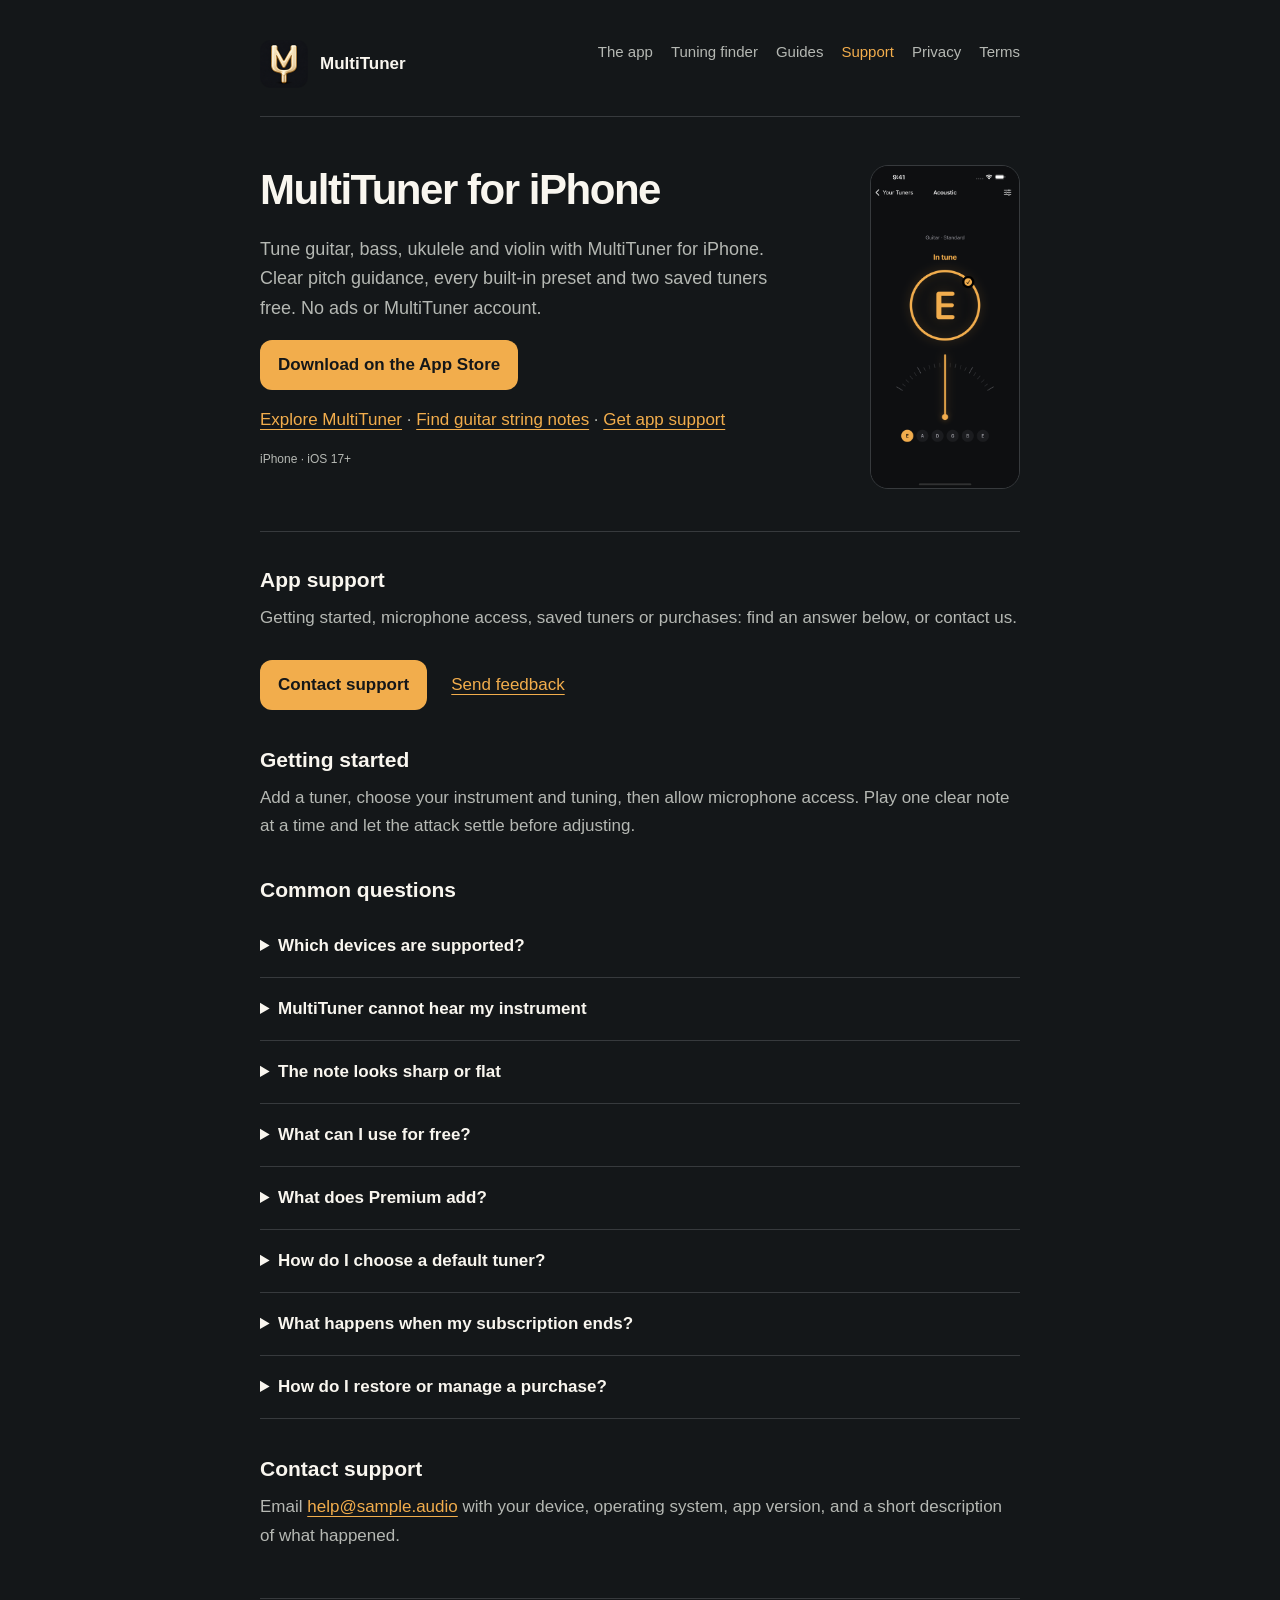
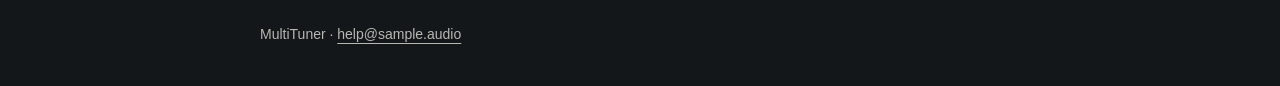
<file: index.html>
<!doctype html>
<html lang="en"><head>
<meta charset="utf-8"><meta name="viewport" content="width=device-width,initial-scale=1">
<meta name="referrer" content="no-referrer">
<meta name="google-site-verification" content="_KL_YaQNrZ4E34Jqf5_qGuJ1gCDWJ1zKlB8tJ3Nf5Hc">
<meta name="theme-color" content="#141719">
<meta http-equiv="Content-Security-Policy" content="default-src 'none'; img-src 'self'; style-src 'self'; base-uri 'none'; form-action 'none'">
<title>MultiTuner for iPhone — Tuner App &amp; Support</title><meta name="description" content="Meet MultiTuner for iPhone: guitar, bass, ukulele and violin tuning with no ads. Explore the app, find guitar string notes, or get support.">
<link rel="canonical" href="https://jentler.github.io/MultiTuner-support/">
<meta property="og:type" content="website"><meta property="og:site_name" content="MultiTuner">
<meta property="og:title" content="MultiTuner for iPhone — Tuner App &amp; Support"><meta property="og:description" content="Meet MultiTuner for iPhone: guitar, bass, ukulele and violin tuning with no ads. Explore the app, find guitar string notes, or get support.">
<meta property="og:url" content="https://jentler.github.io/MultiTuner-support/"><meta property="og:image" content="https://jentler.github.io/MultiTuner-support/assets/app-icon.png">
<link rel="icon" type="image/png" sizes="32x32" href="assets/app-icon-32.png"><link rel="stylesheet" href="styles.css">

</head><body>
<a class="skip" href="#main">Skip to content</a>
<header class="wrap"><a class="brand" href="app.html"><img src="assets/app-icon-96.png" width="48" height="48" alt=""><span>MultiTuner</span></a><nav aria-label="Main navigation"><a href="app.html">The app</a><a href="guitar-tunings.html">Tuning finder</a><a href="guides.html">Guides</a><a href="index.html#support" aria-current="page">Support</a><a href="privacy.html">Privacy</a><a href="terms.html">Terms</a></nav></header>
<main id="main" class="wrap">
<div class="home-intro"><div class="home-copy"><h1>MultiTuner for iPhone</h1><p class="intro">Tune guitar, bass, ukulele and violin with MultiTuner for iPhone. Clear pitch guidance, every built-in preset and two saved tuners free. No ads or MultiTuner account.</p><p><a class="button" href="https://apps.apple.com/app/id6827198166">Download on the App Store</a></p><p><a href="app.html">Explore MultiTuner</a> · <a href="guitar-tunings.html">Find guitar string notes</a> · <a href="#support">Get app support</a></p><p class="small">iPhone · iOS 17+</p></div><figure><picture><source type="image/webp" srcset="assets/classic-tuner-440.webp 440w, assets/classic-tuner-660.webp 660w" sizes="150px"><img src="assets/classic-tuner.png" width="1320" height="2868" alt="MultiTuner’s Classic Needle display showing a guitar’s E string in tune."></picture></figure></div>
<section id="support"><h2>App support</h2><p>Getting started, microphone access, saved tuners or purchases: find an answer below, or contact us.</p>
<div class="contact"><a class="button" href="mailto:help@sample.audio?subject=MultiTuner%20Support">Contact support</a><a href="mailto:help@sample.audio?subject=MultiTuner%20Feedback">Send feedback</a></div>
</section>
<section><h2>Getting started</h2><p>Add a tuner, choose your instrument and tuning, then allow microphone access. Play one clear note at a time and let the attack settle before adjusting.</p></section>
<section><h2>Common questions</h2>
<details><summary>Which devices are supported?</summary><p>This release is for iPhone with iOS 17 or later.</p></details>
<details><summary>MultiTuner cannot hear my instrument</summary><p>Check microphone access in your device’s Privacy &amp; Security settings. Move closer to the microphone, mute other strings, and reduce background noise. If you changed an audio device, close and reopen the tuner.</p></details>
<details><summary>The note looks sharp or flat</summary><p>Check the target tuning and reference pitch in the tuner’s settings. Play a steady note and allow its attack to settle. Chromatic mode compares notes against equal temperament; it is not a piano stretch-tuning system.</p></details>
<details><summary>What can I use for free?</summary><p>Save two tuners with all built-in presets, Classic Needle and Precision Meter, reference-pitch adjustment, and the reference test tone. No trial or purchase is required.</p></details>
<details><summary>What does Premium add?</summary><p>Premium includes unlimited saved tuners, custom tunings with 1–12 strings, and transposition of custom tunings. Available plans and local prices appear in the app before purchase.</p></details>
<details><summary>How do I choose a default tuner?</summary><p>Use Set as Default from a saved tuner’s menu, or the default control while creating or editing a tuner. Either of your two available free tuners can be the default.</p></details>
<details><summary>What happens when my subscription ends?</summary><p>Canceling renewal keeps Premium active through the paid period. When access expires, every saved tuner is preserved and the first two remain available. An available default stays your default; otherwise MultiTuner opens the first available tuner. Additional saved tuners become available again when Premium returns.</p></details>
<details><summary>How do I restore or manage a purchase?</summary><p>Use Restore Purchases in the Premium screen with the Apple Account used for the purchase. Manage or cancel a subscription in your Apple Account settings. Deleting the app does not cancel a subscription.</p><p><a href="https://support.apple.com/en-us/118428">Apple’s subscription instructions</a></p></details>
</section>
<section><h2>Contact support</h2><p>Email <a href="mailto:help@sample.audio?subject=MultiTuner%20Support">help@sample.audio</a> with your device, operating system, app version, and a short description of what happened.</p></section>
</main>
<footer class="wrap"><p>MultiTuner · <a href="mailto:help@sample.audio?subject=MultiTuner%20Support">help@sample.audio</a></p></footer>
</body></html>
</file>
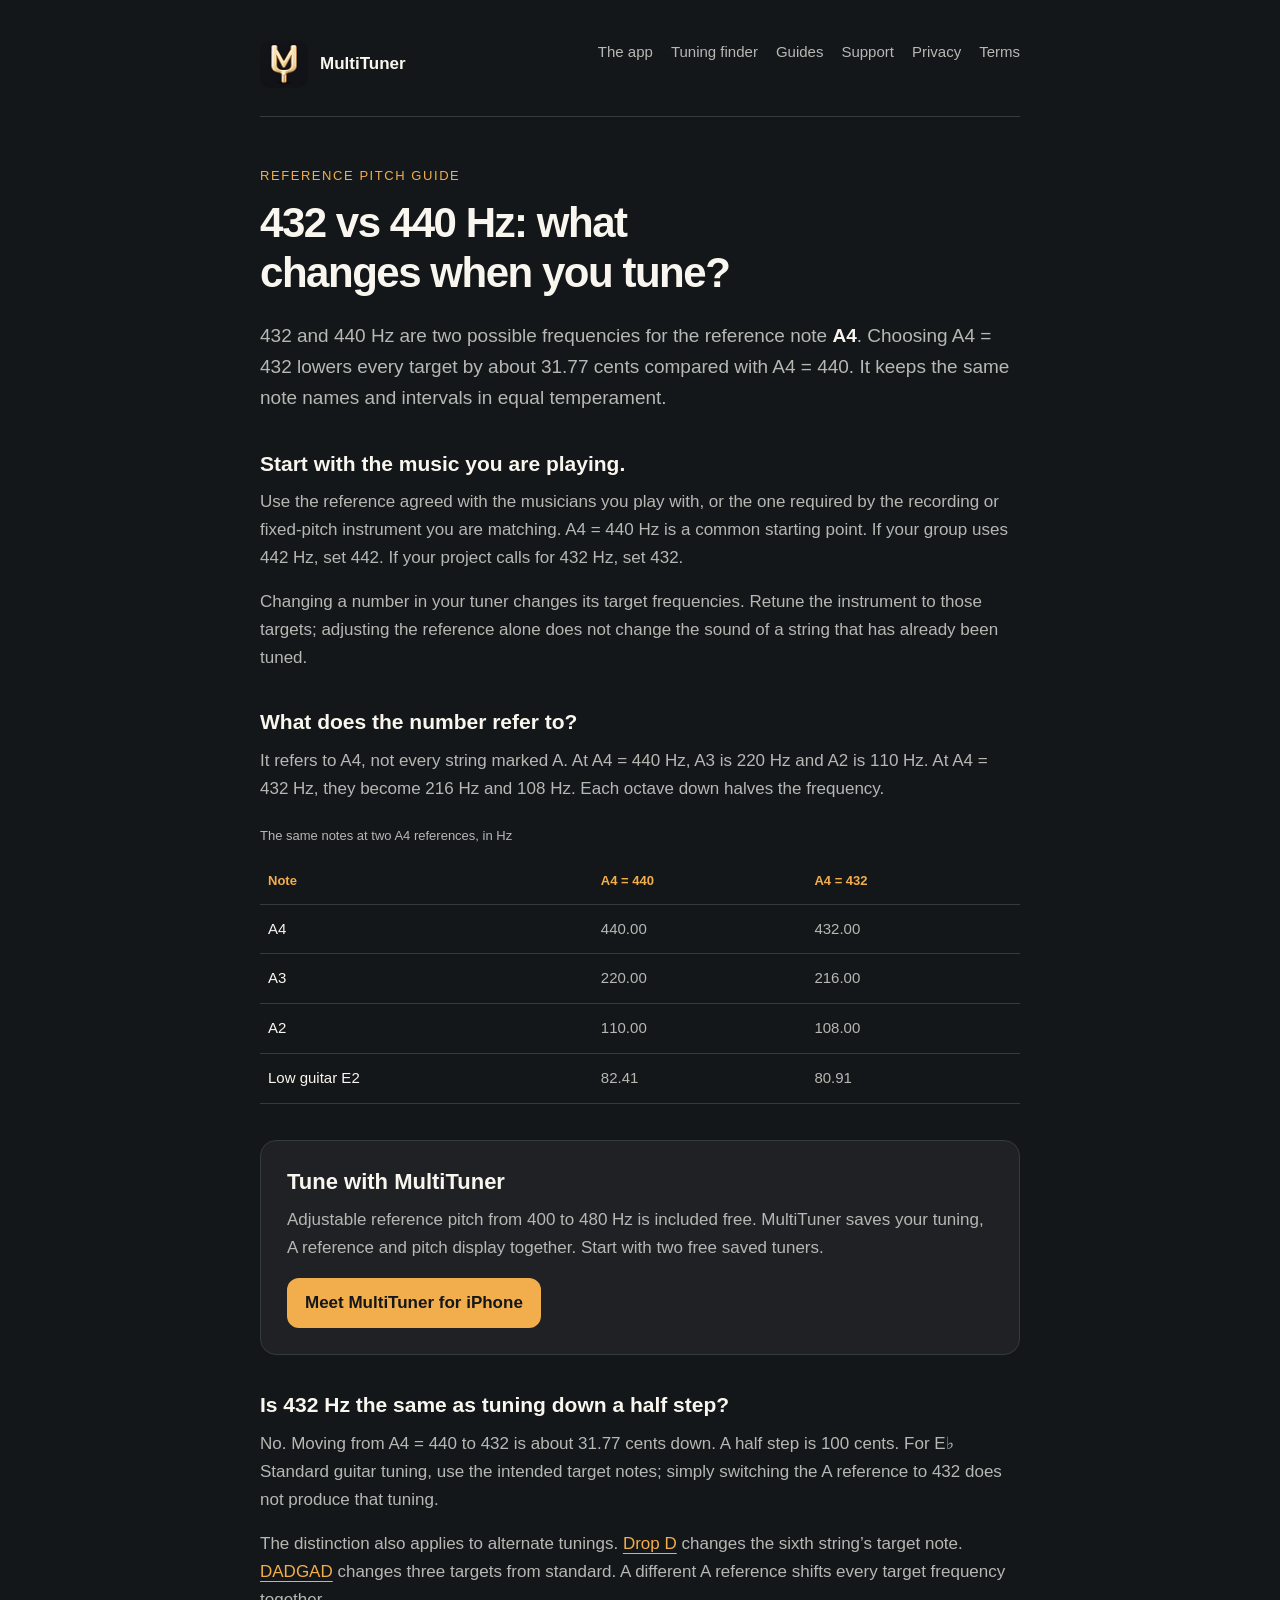
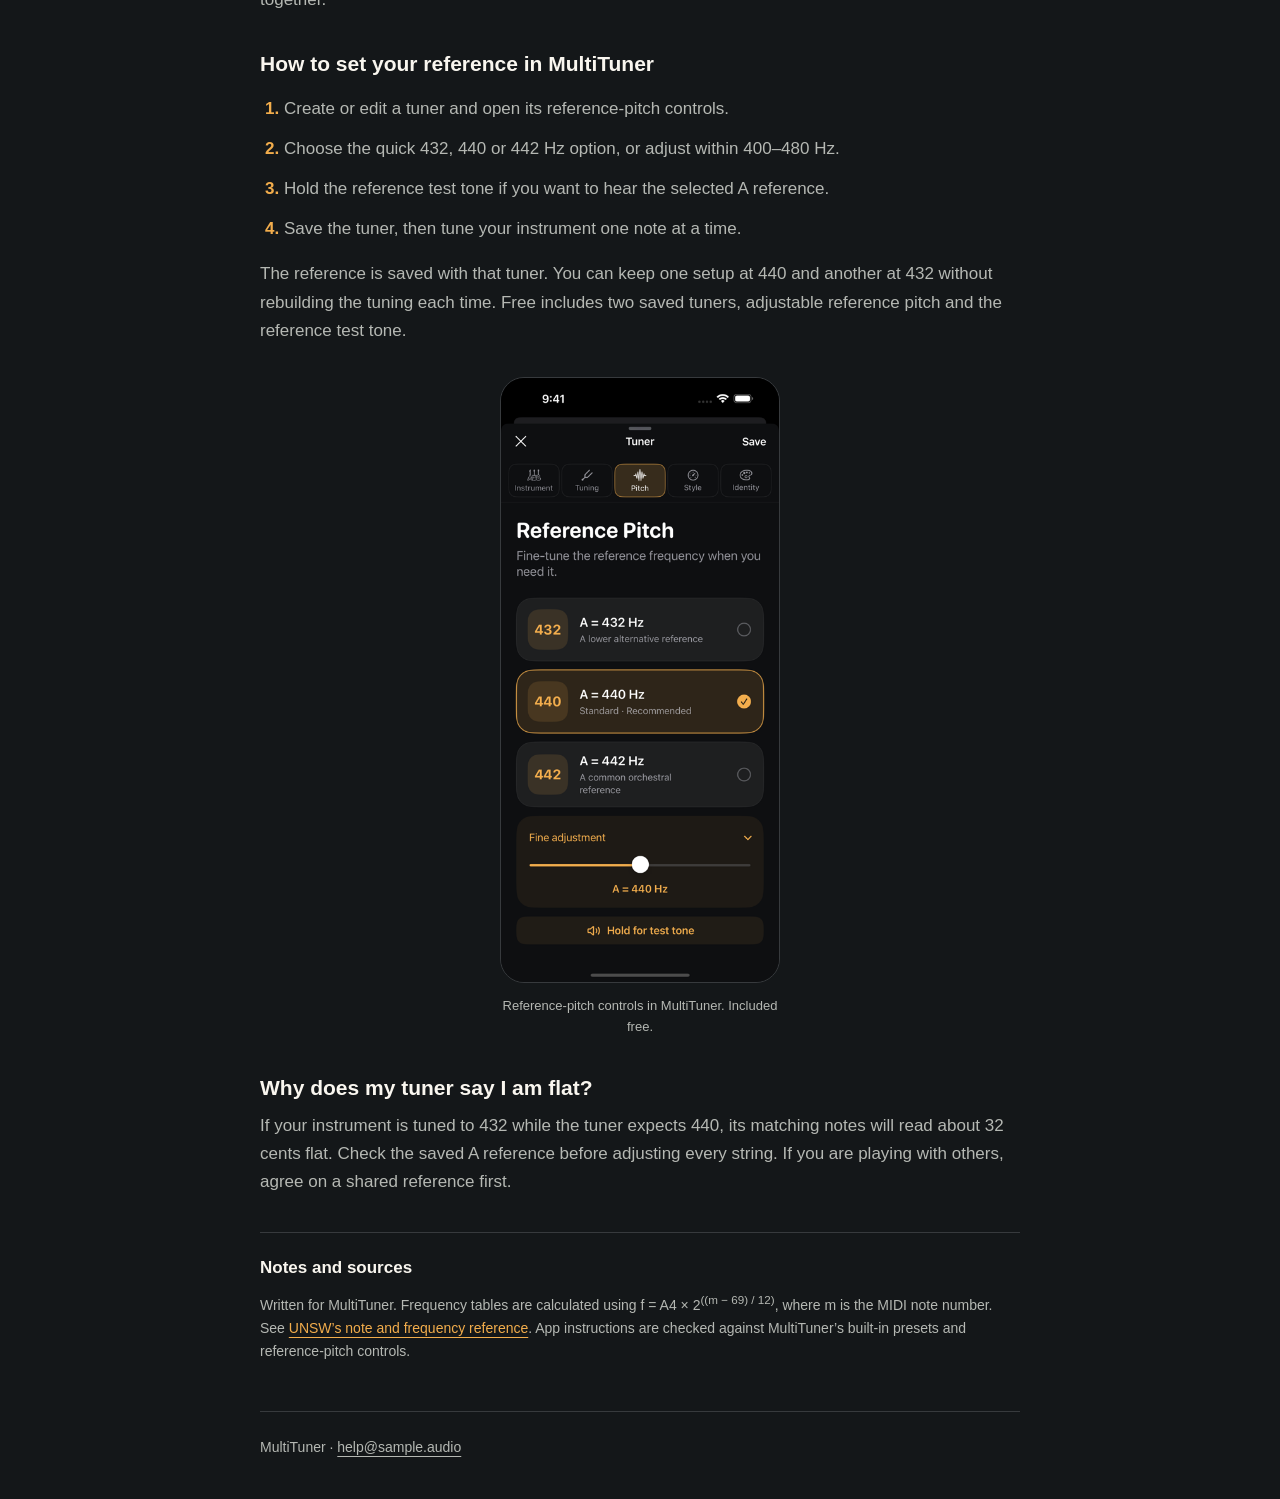
<file: 432-vs-440-tuning.html>
<!doctype html>
<html lang="en"><head>
<meta charset="utf-8"><meta name="viewport" content="width=device-width,initial-scale=1">
<meta name="referrer" content="no-referrer">

<meta name="theme-color" content="#141719">
<meta http-equiv="Content-Security-Policy" content="default-src 'none'; img-src 'self'; style-src 'self'; base-uri 'none'; form-action 'none'">
<title>432 vs 440 Hz Tuning: A4 Reference Pitch — MultiTuner</title><meta name="description" content="Understand 432 vs 440 Hz tuning, the 31.77-cent difference, and how to set an A4 reference for guitar and other instruments in MultiTuner.">
<link rel="canonical" href="https://jentler.github.io/MultiTuner-support/432-vs-440-tuning.html">
<meta property="og:type" content="website"><meta property="og:site_name" content="MultiTuner">
<meta property="og:title" content="432 vs 440 Hz Tuning: A4 Reference Pitch — MultiTuner"><meta property="og:description" content="Understand 432 vs 440 Hz tuning, the 31.77-cent difference, and how to set an A4 reference for guitar and other instruments in MultiTuner.">
<meta property="og:url" content="https://jentler.github.io/MultiTuner-support/432-vs-440-tuning.html"><meta property="og:image" content="https://jentler.github.io/MultiTuner-support/assets/app-icon.png">
<link rel="icon" type="image/png" sizes="32x32" href="assets/app-icon-32.png"><link rel="stylesheet" href="styles.css">

</head><body>
<a class="skip" href="#main">Skip to content</a>
<header class="wrap"><a class="brand" href="app.html"><img src="assets/app-icon-96.png" width="48" height="48" alt=""><span>MultiTuner</span></a><nav aria-label="Main navigation"><a href="app.html">The app</a><a href="guitar-tunings.html">Tuning finder</a><a href="guides.html">Guides</a><a href="index.html#support">Support</a><a href="privacy.html">Privacy</a><a href="terms.html">Terms</a></nav></header>
<main id="main" class="wrap"><p class="eyebrow">Reference pitch guide</p><h1>432 vs 440 Hz: what changes when you tune?</h1>
<p class="intro">432 and 440 Hz are two possible frequencies for the reference note <strong>A4</strong>. Choosing A4 = 432 lowers every target by about 31.77 cents compared with A4 = 440. It keeps the same note names and intervals in equal temperament.</p>
<section><h2>Start with the music you are playing.</h2><p>Use the reference agreed with the musicians you play with, or the one required by the recording or fixed-pitch instrument you are matching. A4 = 440 Hz is a common starting point. If your group uses 442 Hz, set 442. If your project calls for 432 Hz, set 432.</p><p>Changing a number in your tuner changes its target frequencies. Retune the instrument to those targets; adjusting the reference alone does not change the sound of a string that has already been tuned.</p></section>
<section><h2>What does the number refer to?</h2><p>It refers to A4, not every string marked A. At A4 = 440 Hz, A3 is 220 Hz and A2 is 110 Hz. At A4 = 432 Hz, they become 216 Hz and 108 Hz. Each octave down halves the frequency.</p>
<div class="table-scroll" role="region" aria-label="Reference pitch comparison" tabindex="0"><table><caption>The same notes at two A4 references, in Hz</caption><thead><tr><th scope="col">Note</th><th scope="col">A4 = 440</th><th scope="col">A4 = 432</th></tr></thead><tbody>
<tr><th scope="row">A4</th><td>440.00</td><td>432.00</td></tr>
<tr><th scope="row">A3</th><td>220.00</td><td>216.00</td></tr>
<tr><th scope="row">A2</th><td>110.00</td><td>108.00</td></tr>
<tr><th scope="row">Low guitar E2</th><td>82.41</td><td>80.91</td></tr>
</tbody></table></div></section>
<aside class="guide-cta" aria-label="MultiTuner for iPhone"><h2>Tune with MultiTuner</h2>
<p>Adjustable reference pitch from 400 to 480 Hz is included free. MultiTuner saves your tuning, A reference and pitch display together. Start with two free saved tuners.</p>
<a class="button" href="app.html">Meet MultiTuner for iPhone</a></aside>
<section><h2>Is 432 Hz the same as tuning down a half step?</h2><p>No. Moving from A4 = 440 to 432 is about 31.77 cents down. A half step is 100 cents. For E♭ Standard guitar tuning, use the intended target notes; simply switching the A reference to 432 does not produce that tuning.</p><p>The distinction also applies to alternate tunings. <a href="drop-d-tuning.html">Drop D</a> changes the sixth string’s target note. <a href="dadgad-tuning.html">DADGAD</a> changes three targets from standard. A different A reference shifts every target frequency together.</p></section>
<section><h2>How to set your reference in MultiTuner</h2><ol>
<li>Create or edit a tuner and open its reference-pitch controls.</li>
<li>Choose the quick 432, 440 or 442 Hz option, or adjust within 400–480 Hz.</li>
<li>Hold the reference test tone if you want to hear the selected A reference.</li>
<li>Save the tuner, then tune your instrument one note at a time.</li>
</ol><p>The reference is saved with that tuner. You can keep one setup at 440 and another at 432 without rebuilding the tuning each time. Free includes two saved tuners, adjustable reference pitch and the reference test tone.</p><figure class="guide-figure"><picture><source type="image/webp" srcset="assets/reference-pitch-440.webp 440w, assets/reference-pitch-660.webp 660w" sizes="280px"><img src="assets/reference-pitch.png" width="1320" height="2868" alt="MultiTuner reference-pitch controls showing 432, 440 and 442 Hz presets, fine adjustment and the held test tone." loading="lazy"></picture><figcaption>Reference-pitch controls in MultiTuner. Included free.</figcaption></figure></section>
<section><h2>Why does my tuner say I am flat?</h2><p>If your instrument is tuned to 432 while the tuner expects 440, its matching notes will read about 32 cents flat. Check the saved A reference before adjusting every string. If you are playing with others, agree on a shared reference first.</p></section>
<section class="sources"><h2>Notes and sources</h2><p>Written for MultiTuner.
Frequency tables are calculated using f = A4 × 2<sup>((m − 69) / 12)</sup>, where m is the MIDI note number.
See <a href="https://newt.phys.unsw.edu.au/music/notes.html">UNSW’s note and frequency reference</a>.
App instructions are checked against MultiTuner’s built-in presets and reference-pitch controls.</p></section>
</main>
<footer class="wrap"><p>MultiTuner · <a href="mailto:help@sample.audio?subject=MultiTuner%20Support">help@sample.audio</a></p></footer>
</body></html>
</file>
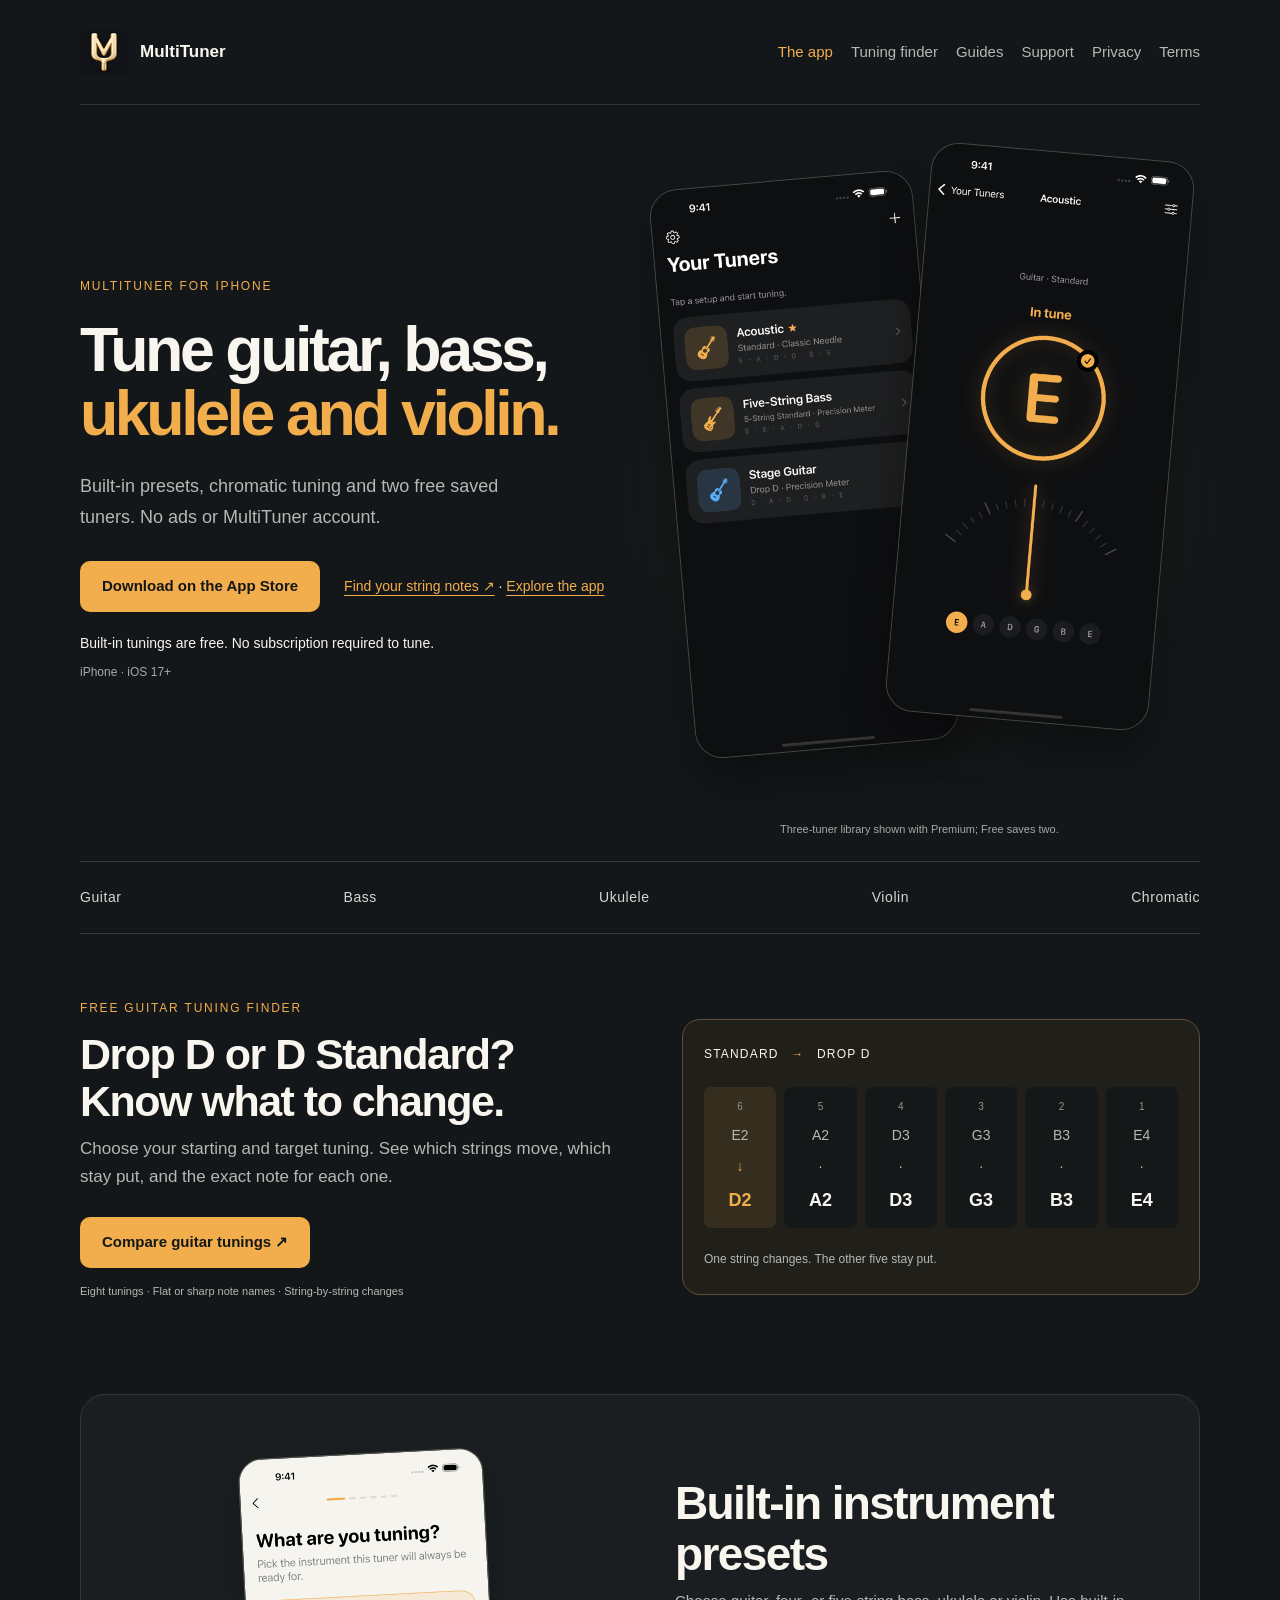
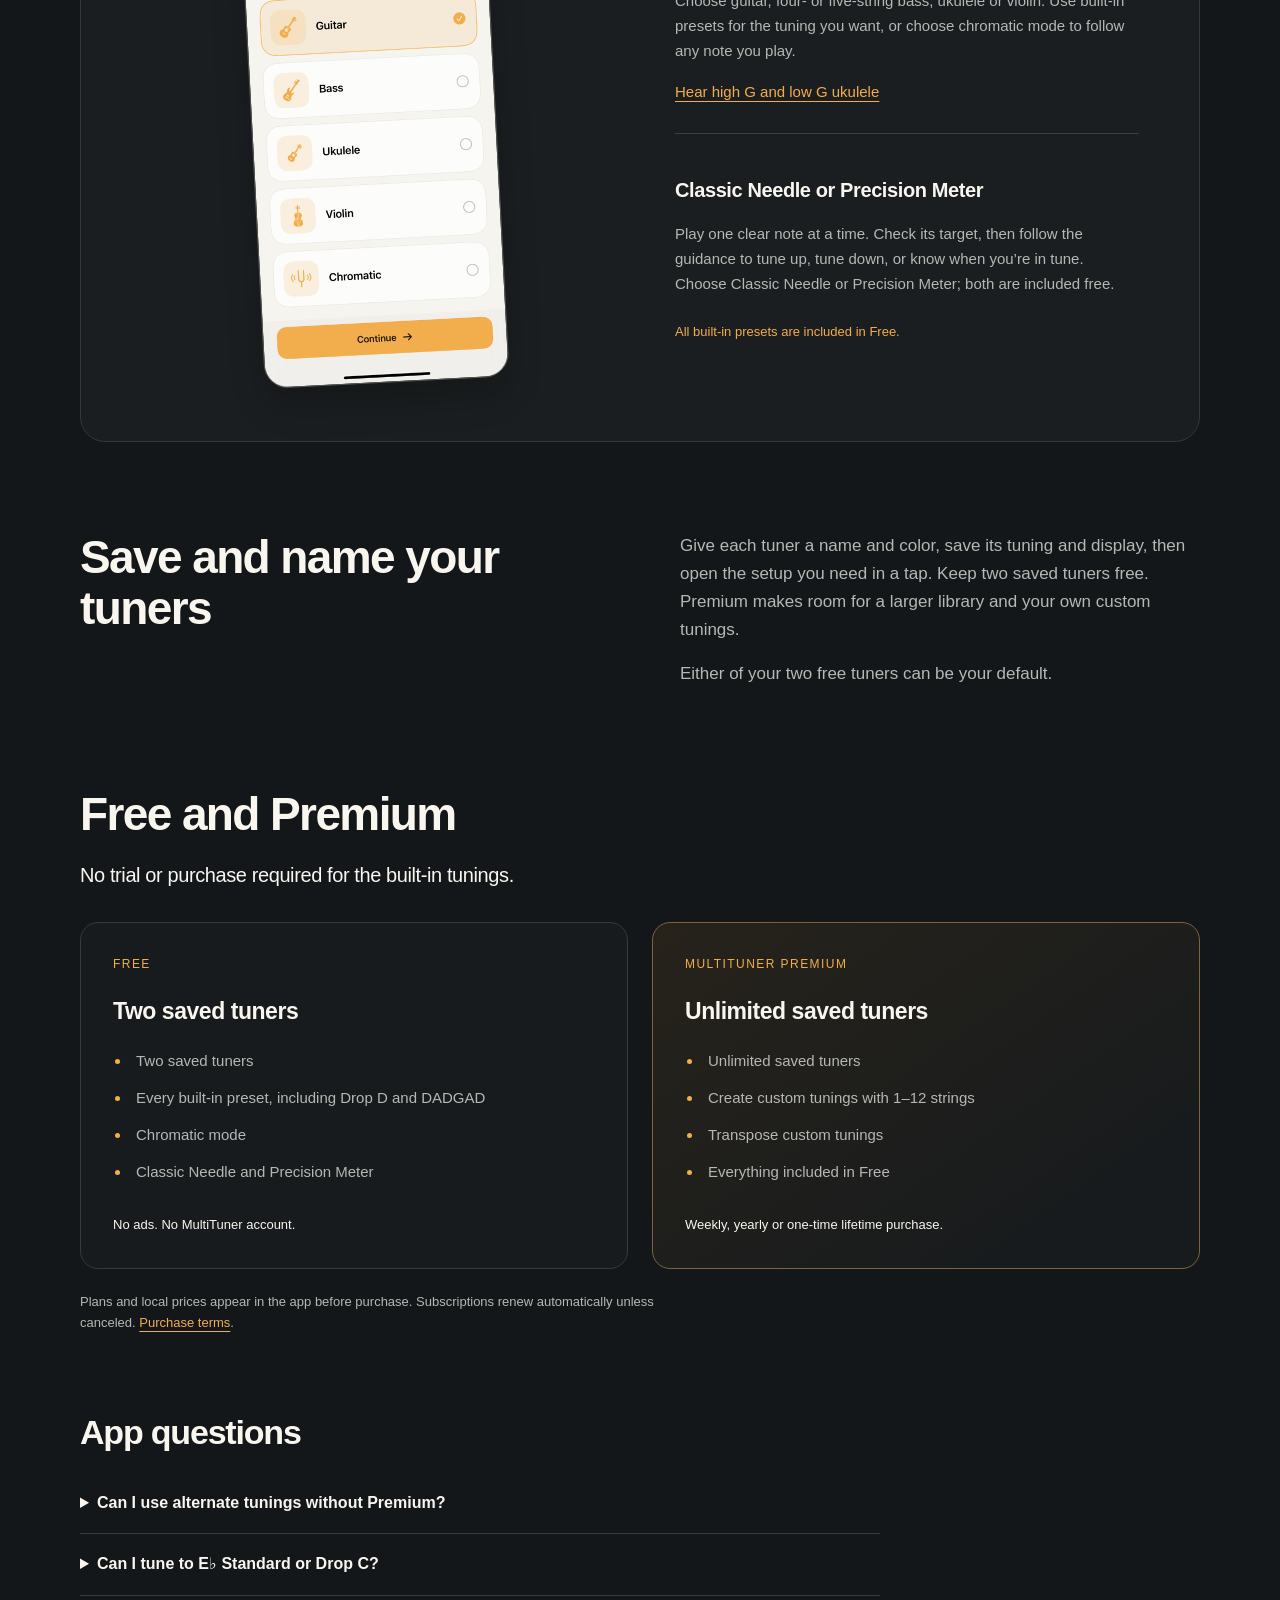
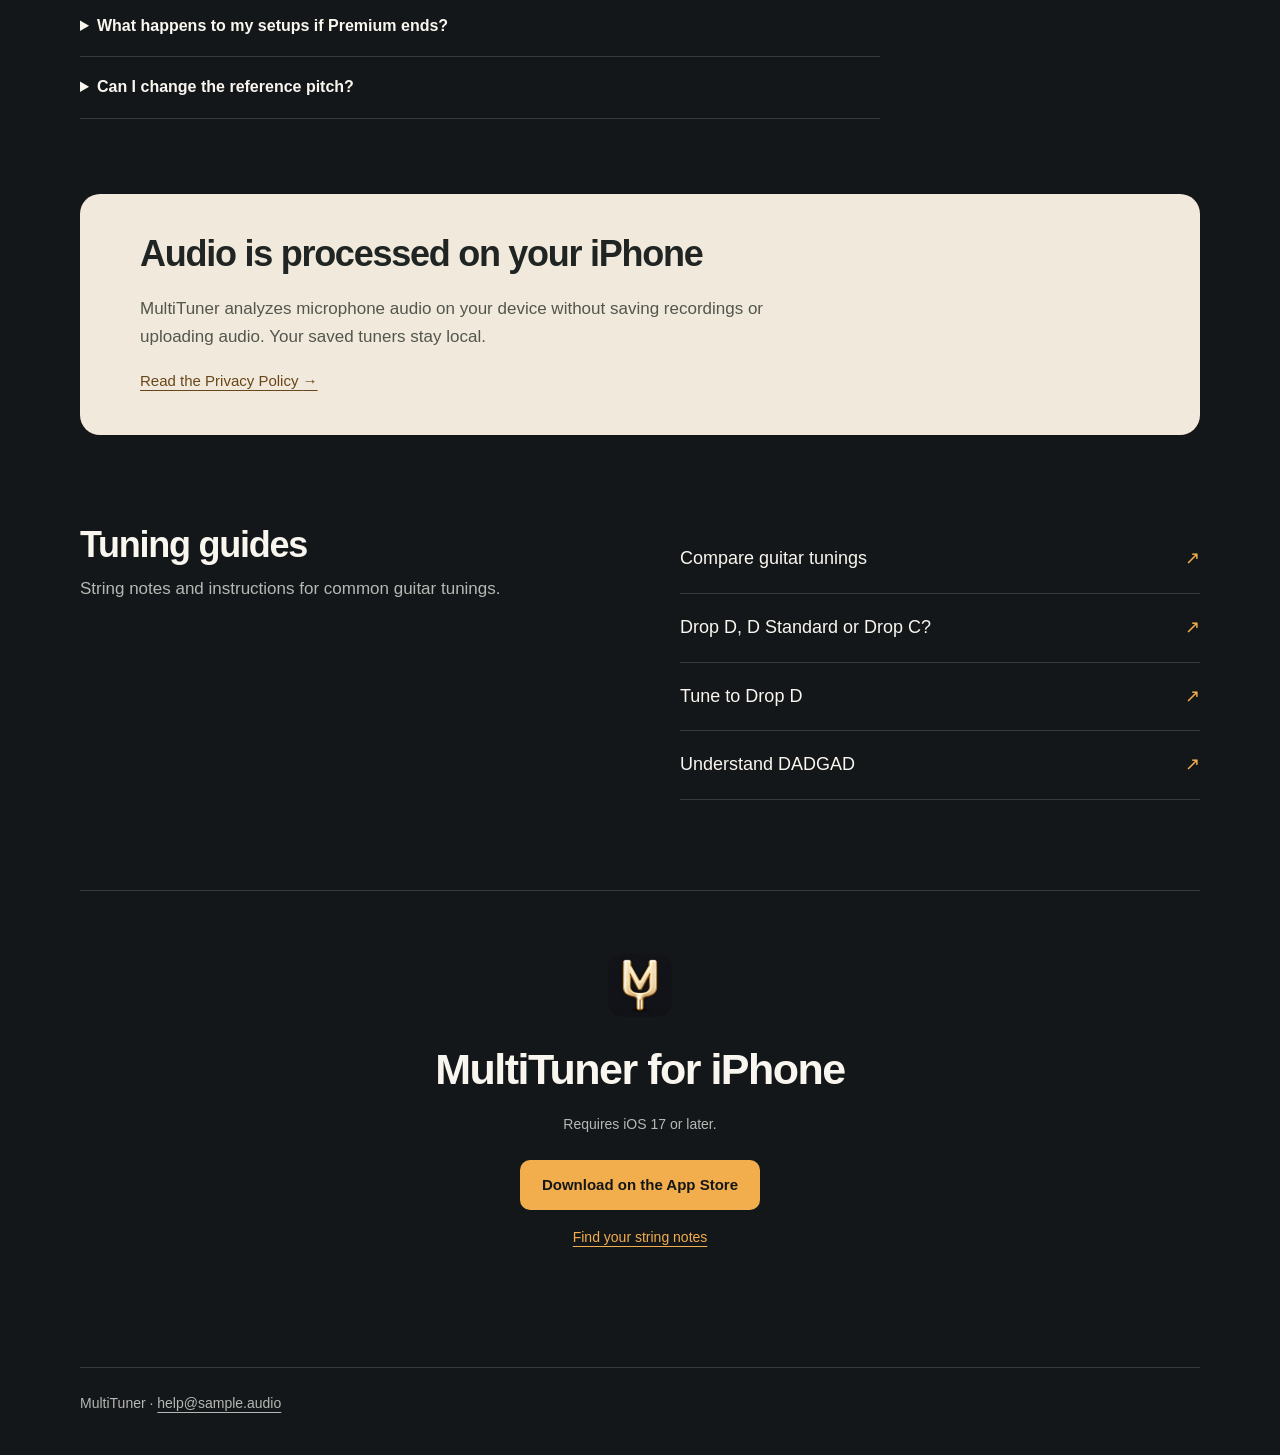
<file: app.html>
<!doctype html>
<html lang="en"><head>
<meta charset="utf-8"><meta name="viewport" content="width=device-width,initial-scale=1">
<meta name="referrer" content="no-referrer">

<meta name="theme-color" content="#141719">
<meta http-equiv="Content-Security-Policy" content="default-src 'none'; img-src 'self'; style-src 'self'; base-uri 'none'; form-action 'none'">
<title>MultiTuner — Guitar, Bass, Ukulele &amp; Violin Tuner for iPhone</title><meta name="description" content="Tune guitar, bass, ukulele and violin with MultiTuner for iPhone. No ads or account. All built-in tunings, chromatic mode and two saved tuners are free.">
<link rel="canonical" href="https://jentler.github.io/MultiTuner-support/app.html">
<meta property="og:type" content="website"><meta property="og:site_name" content="MultiTuner">
<meta property="og:title" content="MultiTuner — Guitar, Bass, Ukulele &amp; Violin Tuner for iPhone"><meta property="og:description" content="Tune guitar, bass, ukulele and violin with MultiTuner for iPhone. No ads or account. All built-in tunings, chromatic mode and two saved tuners are free.">
<meta property="og:url" content="https://jentler.github.io/MultiTuner-support/app.html"><meta property="og:image" content="https://jentler.github.io/MultiTuner-support/assets/app-icon.png">
<link rel="icon" type="image/png" sizes="32x32" href="assets/app-icon-32.png"><link rel="stylesheet" href="styles.css">

</head><body class="product-page">
<a class="skip" href="#main">Skip to content</a>
<header class="wrap"><a class="brand" href="app.html"><img src="assets/app-icon-96.png" width="48" height="48" alt=""><span>MultiTuner</span></a><nav aria-label="Main navigation"><a href="app.html" aria-current="page">The app</a><a href="guitar-tunings.html">Tuning finder</a><a href="guides.html">Guides</a><a href="index.html#support">Support</a><a href="privacy.html">Privacy</a><a href="terms.html">Terms</a></nav></header>
<main id="main" class="wrap">
<div class="marketing-hero">
<div class="hero-copy"><p class="eyebrow">MultiTuner for iPhone</p>
<h1>Tune guitar, bass,<br><span>ukulele and violin.</span></h1>

<p>Built-in presets, chromatic tuning and two free saved tuners. No ads or MultiTuner account.</p>
<div class="hero-actions"><a class="button" href="https://apps.apple.com/app/id6827198166">Download on the App Store</a><div><a href="guitar-tunings.html">Find your string notes <span aria-hidden="true">↗</span></a> · <a href="#app-proof">Explore the app</a></div></div>
<p class="free-line">Built-in tunings are free. No subscription required to tune.</p>
<p class="availability">iPhone · iOS 17+</p></div>
<figure class="screenshot-stage">
<picture><source type="image/webp" srcset="assets/tuner-library-440.webp 440w, assets/tuner-library-660.webp 660w" sizes="(max-width: 470px) calc(47vw - 18.8px), (max-width: 720px) 202px, (max-width: 950px) calc(24.205vw - 16.46px), (max-width: 1184px) calc(24.205vw - 22.75px), 264px"><img src="assets/tuner-library.png" width="1320" height="2868" alt="MultiTuner library with named Acoustic, Five-String Bass and Stage Guitar setups." class="phone-shot library-shot"></picture>
<picture><source type="image/webp" srcset="assets/classic-tuner-440.webp 440w, assets/classic-tuner-660.webp 660w" sizes="(max-width: 470px) calc(47vw - 18.8px), (max-width: 720px) 202px, (max-width: 950px) calc(24.205vw - 16.46px), (max-width: 1184px) calc(24.205vw - 22.75px), 264px"><img src="assets/classic-tuner.png" width="1320" height="2868" alt="MultiTuner’s Classic Needle display showing a guitar’s E string in tune." class="phone-shot classic-shot" fetchpriority="high"></picture>
<figcaption>Three-tuner library shown with Premium; Free saves two.</figcaption>
</figure></div>
<p class="instrument-line"><span>Guitar</span><span>Bass</span><span>Ukulele</span><span>Violin</span><span>Chromatic</span></p>

<section class="finder-callout"><div><p class="eyebrow">Free guitar tuning finder</p><h2>Drop D or D Standard?<br>Know what to change.</h2><p>Choose your starting and target tuning. See which strings move, which stay put, and the exact note for each one.</p><a class="button" href="guitar-tunings.html">Compare guitar tunings <span aria-hidden="true">↗</span></a><p class="small">Eight tunings · Flat or sharp note names · String-by-string changes</p></div>
<div class="mini-change" aria-label="Standard to Drop D: lower string six from E2 to D2; keep the other five strings"><p class="mini-heading">STANDARD <span aria-hidden="true">→</span> DROP D</p><div class="mini-strings"><span class="mini-changed"><small>6</small>E2<span aria-hidden="true">↓</span><strong>D2</strong></span><span><small>5</small>A2<span aria-hidden="true">·</span><strong>A2</strong></span><span><small>4</small>D3<span aria-hidden="true">·</span><strong>D3</strong></span><span><small>3</small>G3<span aria-hidden="true">·</span><strong>G3</strong></span><span><small>2</small>B3<span aria-hidden="true">·</span><strong>B3</strong></span><span><small>1</small>E4<span aria-hidden="true">·</span><strong>E4</strong></span></div><p>One string changes. The other five stay put.</p></div></section>

<section id="app-proof" class="instrument-story"><figure class="instrument-screen"><picture><source type="image/webp" srcset="assets/instruments-440.webp 440w, assets/instruments-660.webp 660w" sizes="(max-width: 720px) 220px, 245px"><img src="assets/instruments.png" width="1320" height="2868" alt="MultiTuner’s instrument picker with Guitar, Bass, Ukulele, Violin and Chromatic choices." loading="lazy"></picture></figure>
<div><h2>Built-in instrument presets</h2><p>Choose guitar, four- or five-string bass, ukulele or violin. Use built-in presets for the tuning you want, or choose chromatic mode to follow any note you play.</p><p><a href="ukulele-high-g-low-g.html">Hear high G and low G ukulele</a></p><div class="display-note"><h3>Classic Needle or Precision Meter</h3><p>Play one clear note at a time. Check its target, then follow the guidance to tune up, tune down, or know when you’re in tune. Choose Classic Needle or Precision Meter; both are included free.</p></div><p class="included-note">All built-in presets are included in Free.</p></div></section>

<section class="saved-story"><div><h2>Save and name your tuners</h2></div><div><p>Give each tuner a name and color, save its tuning and display, then open the setup you need in a tap. Keep two saved tuners free. Premium makes room for a larger library and your own custom tunings.</p><p>Either of your two free tuners can be your default.</p></div></section>

<section id="free" class="plans-section"><h2>Free and Premium</h2><p class="section-lead">No trial or purchase required for the built-in tunings.</p>
<div class="plans"><article class="plan"><p class="plan-label">Free</p><h3>Two saved tuners</h3><ul><li>Two saved tuners</li><li>Every built-in preset, including Drop D and DADGAD</li><li>Chromatic mode</li><li>Classic Needle and Precision Meter</li></ul><p class="plan-foot">No ads. No MultiTuner account.</p></article>
<article class="plan premium-plan"><p class="plan-label">MultiTuner Premium</p><h3>Unlimited saved tuners</h3><ul><li>Unlimited saved tuners</li><li>Create custom tunings with 1–12 strings</li><li>Transpose custom tunings</li><li>Everything included in Free</li></ul><p class="plan-foot">Weekly, yearly or one-time lifetime purchase.</p></article></div>
<p class="small">Plans and local prices appear in the app before purchase. Subscriptions renew automatically unless canceled. <a href="terms.html">Purchase terms</a>.</p></section>

<section class="product-faq"><h2>App questions</h2><details><summary>Can I use alternate tunings without Premium?</summary><p>All built-in presets are free within your two saved tuners, including Drop D, D Standard, Open G, Open D and DADGAD. Chromatic mode is also free. Creating or changing custom target notes, and transposing custom tunings, requires Premium.</p></details><details><summary>Can I tune to E♭ Standard or Drop C?</summary><p>Use free chromatic mode to follow those notes. They are not built-in presets; creating a saved custom preset with those targets requires Premium. <a href="guitar-tunings.html">Find the notes and string changes</a>.</p></details><details><summary>What happens to my setups if Premium ends?</summary><p>Every setup stays saved. The first two remain available, and additional tuners unlock again if Premium returns. An available default stays your default; otherwise MultiTuner opens the first available tuner.</p></details><details><summary>Can I change the reference pitch?</summary><p>Yes. The free reference-pitch controls cover 400–480 Hz and include quick choices for 432, 440 and 442 Hz, plus a held reference test tone. <a href="432-vs-440-tuning.html">Read about reference pitch</a>.</p></details></section>

<section class="privacy-story"><h2>Audio is processed on your iPhone</h2><p>MultiTuner analyzes microphone audio on your device without saving recordings or uploading audio. Your saved tuners stay local.</p><a href="privacy.html">Read the Privacy Policy <span aria-hidden="true">→</span></a></section>
<section class="product-guides"><div><h2>Tuning guides</h2><p>String notes and instructions for common guitar tunings.</p></div><div class="guide-links"><a href="guitar-tunings.html"><span>Compare guitar tunings</span><span aria-hidden="true">↗</span></a><a href="drop-d-vs-d-standard-vs-drop-c.html"><span>Drop D, D Standard or Drop C?</span><span aria-hidden="true">↗</span></a><a href="drop-d-tuning.html"><span>Tune to Drop D</span><span aria-hidden="true">↗</span></a><a href="dadgad-tuning.html"><span>Understand DADGAD</span><span aria-hidden="true">↗</span></a></div></section>
<div class="product-close"><img src="assets/app-icon-96.png" width="64" height="64" alt=""><h2>MultiTuner for iPhone</h2><p>Requires iOS 17 or later.</p><p><a class="button" href="https://apps.apple.com/app/id6827198166">Download on the App Store</a></p><p><a href="guitar-tunings.html">Find your string notes</a></p></div>
</main>
<footer class="wrap"><p>MultiTuner · <a href="mailto:help@sample.audio?subject=MultiTuner%20Support">help@sample.audio</a></p></footer>
</body></html>
</file>
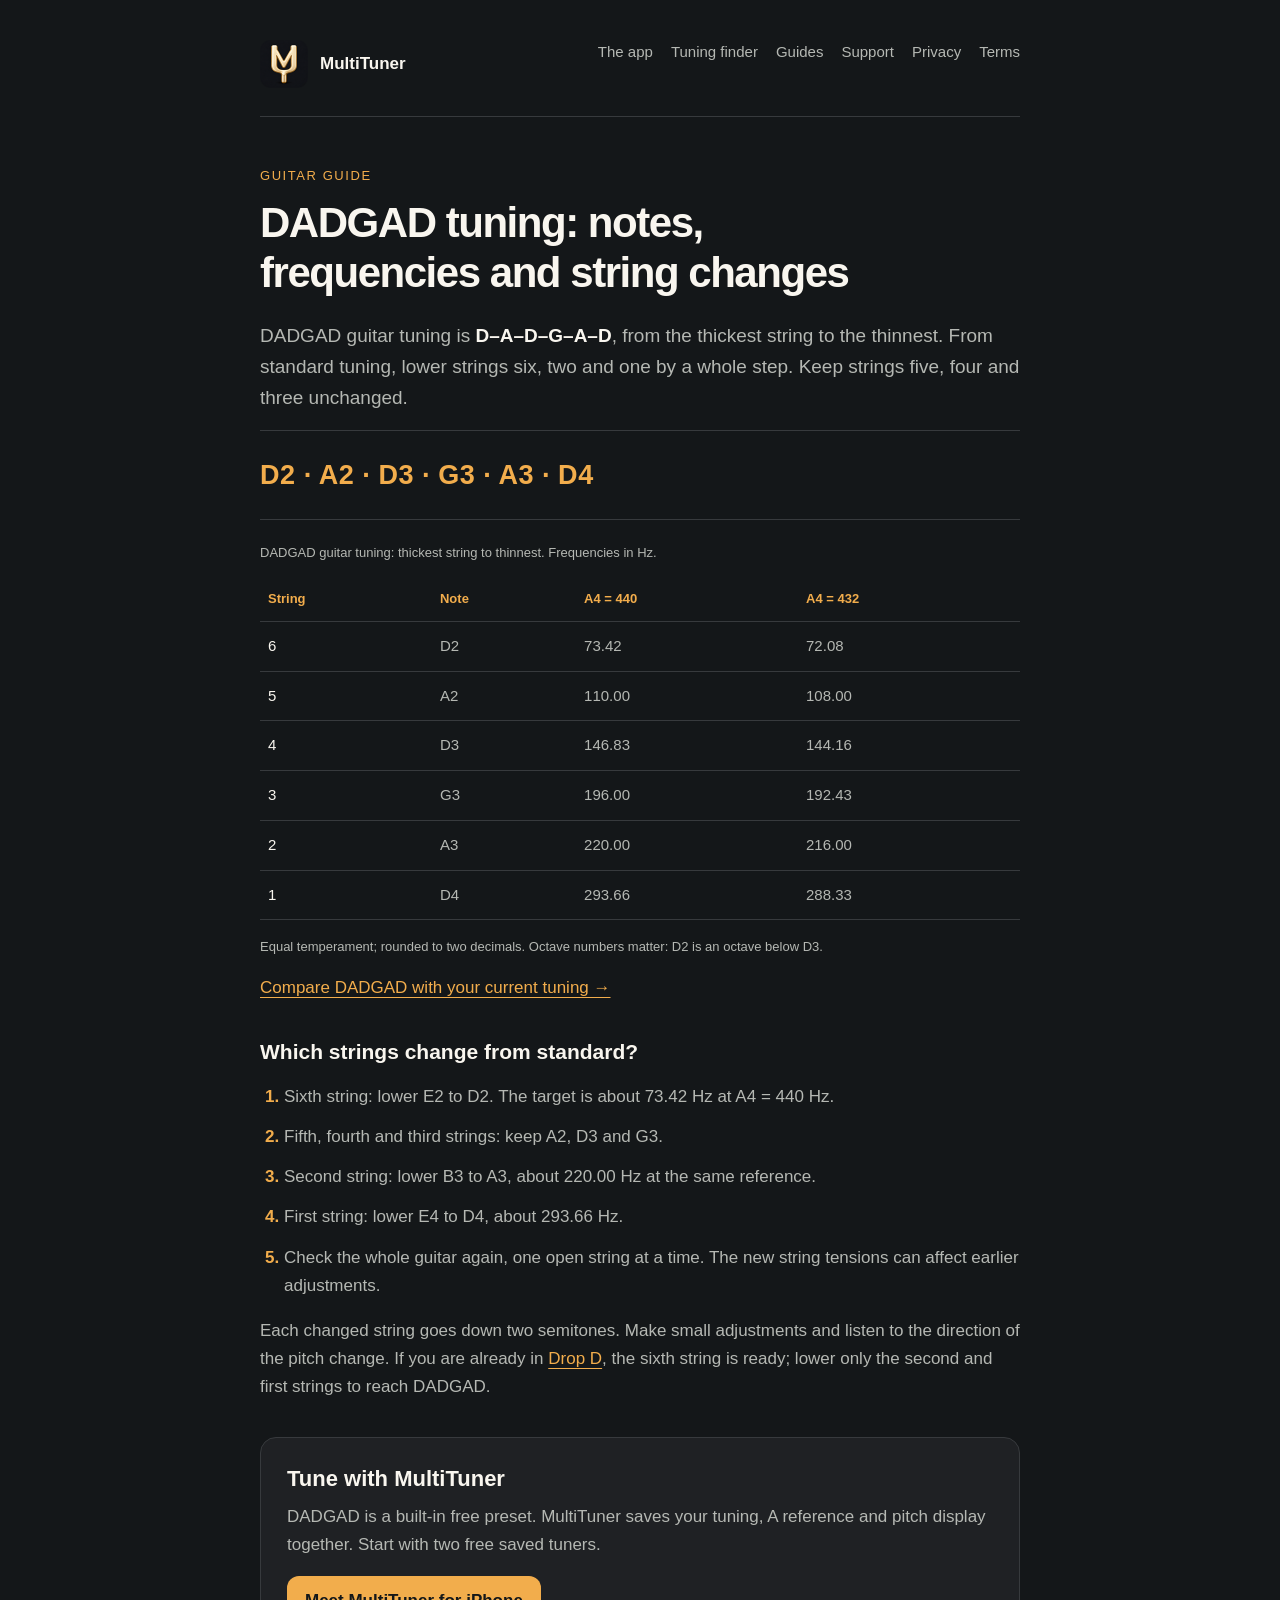
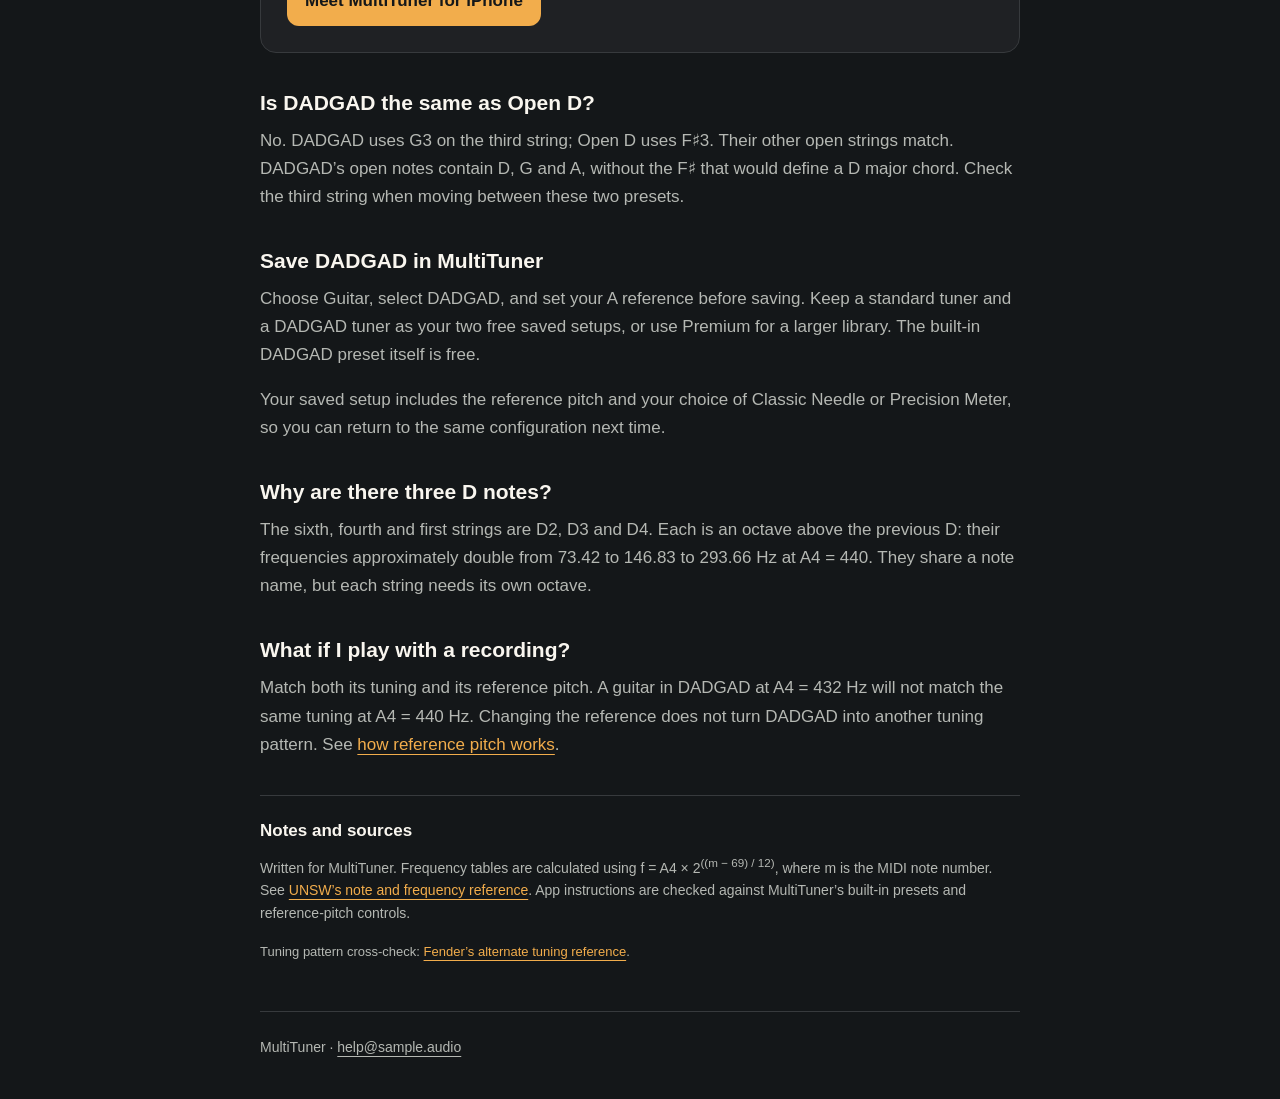
<file: dadgad-tuning.html>
<!doctype html>
<html lang="en"><head>
<meta charset="utf-8"><meta name="viewport" content="width=device-width,initial-scale=1">
<meta name="referrer" content="no-referrer">

<meta name="theme-color" content="#141719">
<meta http-equiv="Content-Security-Policy" content="default-src 'none'; img-src 'self'; style-src 'self'; base-uri 'none'; form-action 'none'">
<title>DADGAD Tuning: Guitar Notes &amp; Frequency Chart — MultiTuner</title><meta name="description" content="DADGAD guitar tuning explained: D2 A2 D3 G3 A3 D4. See which strings change, 440 and 432 Hz frequency tables, and how it differs from Open D.">
<link rel="canonical" href="https://jentler.github.io/MultiTuner-support/dadgad-tuning.html">
<meta property="og:type" content="website"><meta property="og:site_name" content="MultiTuner">
<meta property="og:title" content="DADGAD Tuning: Guitar Notes &amp; Frequency Chart — MultiTuner"><meta property="og:description" content="DADGAD guitar tuning explained: D2 A2 D3 G3 A3 D4. See which strings change, 440 and 432 Hz frequency tables, and how it differs from Open D.">
<meta property="og:url" content="https://jentler.github.io/MultiTuner-support/dadgad-tuning.html"><meta property="og:image" content="https://jentler.github.io/MultiTuner-support/assets/app-icon.png">
<link rel="icon" type="image/png" sizes="32x32" href="assets/app-icon-32.png"><link rel="stylesheet" href="styles.css">

</head><body>
<a class="skip" href="#main">Skip to content</a>
<header class="wrap"><a class="brand" href="app.html"><img src="assets/app-icon-96.png" width="48" height="48" alt=""><span>MultiTuner</span></a><nav aria-label="Main navigation"><a href="app.html">The app</a><a href="guitar-tunings.html">Tuning finder</a><a href="guides.html">Guides</a><a href="index.html#support">Support</a><a href="privacy.html">Privacy</a><a href="terms.html">Terms</a></nav></header>
<main id="main" class="wrap"><p class="eyebrow">Guitar guide</p><h1>DADGAD tuning: notes, frequencies and string changes</h1>
<p class="intro">DADGAD guitar tuning is <strong>D–A–D–G–A–D</strong>, from the thickest string to the thinnest. From standard tuning, lower strings six, two and one by a whole step. Keep strings five, four and three unchanged.</p>
<p class="note-strip" aria-label="DADGAD string notes, lowest to highest">D2 · A2 · D3 · G3 · A3 · D4</p>
<div class="table-scroll" role="region" aria-label="DADGAD guitar tuning frequencies" tabindex="0">
<table><caption>DADGAD guitar tuning: thickest string to thinnest. Frequencies in Hz.</caption>
<thead><tr><th scope="col">String</th><th scope="col">Note</th><th scope="col">A4 = 440</th><th scope="col">A4 = 432</th></tr></thead>
<tbody><tr><th scope="row">6</th><td>D2</td><td>73.42</td><td>72.08</td></tr><tr><th scope="row">5</th><td>A2</td><td>110.00</td><td>108.00</td></tr><tr><th scope="row">4</th><td>D3</td><td>146.83</td><td>144.16</td></tr><tr><th scope="row">3</th><td>G3</td><td>196.00</td><td>192.43</td></tr><tr><th scope="row">2</th><td>A3</td><td>220.00</td><td>216.00</td></tr><tr><th scope="row">1</th><td>D4</td><td>293.66</td><td>288.33</td></tr></tbody></table></div>
<p class="small">Equal temperament; rounded to two decimals. Octave numbers matter: D2 is an octave below D3.</p>
<p><a href="guitar-tunings.html">Compare DADGAD with your current tuning →</a></p><section><h2>Which strings change from standard?</h2><ol>
<li>Sixth string: lower E2 to D2. The target is about 73.42 Hz at A4 = 440 Hz.</li>
<li>Fifth, fourth and third strings: keep A2, D3 and G3.</li>
<li>Second string: lower B3 to A3, about 220.00 Hz at the same reference.</li>
<li>First string: lower E4 to D4, about 293.66 Hz.</li>
<li>Check the whole guitar again, one open string at a time. The new string tensions can affect earlier adjustments.</li>
</ol><p>Each changed string goes down two semitones. Make small adjustments and listen to the direction of the pitch change. If you are already in <a href="drop-d-tuning.html">Drop D</a>, the sixth string is ready; lower only the second and first strings to reach DADGAD.</p></section>
<aside class="guide-cta" aria-label="MultiTuner for iPhone"><h2>Tune with MultiTuner</h2>
<p>DADGAD is a built-in free preset. MultiTuner saves your tuning, A reference and pitch display together. Start with two free saved tuners.</p>
<a class="button" href="app.html">Meet MultiTuner for iPhone</a></aside>
<section><h2>Is DADGAD the same as Open D?</h2><p>No. DADGAD uses G3 on the third string; Open D uses F♯3. Their other open strings match. DADGAD’s open notes contain D, G and A, without the F♯ that would define a D major chord. Check the third string when moving between these two presets.</p></section>
<section><h2>Save DADGAD in MultiTuner</h2><p>Choose Guitar, select DADGAD, and set your A reference before saving. Keep a standard tuner and a DADGAD tuner as your two free saved setups, or use Premium for a larger library. The built-in DADGAD preset itself is free.</p><p>Your saved setup includes the reference pitch and your choice of Classic Needle or Precision Meter, so you can return to the same configuration next time.</p></section>
<section><h2>Why are there three D notes?</h2><p>The sixth, fourth and first strings are D2, D3 and D4. Each is an octave above the previous D: their frequencies approximately double from 73.42 to 146.83 to 293.66 Hz at A4 = 440. They share a note name, but each string needs its own octave.</p></section>
<section><h2>What if I play with a recording?</h2><p>Match both its tuning and its reference pitch. A guitar in DADGAD at A4 = 432 Hz will not match the same tuning at A4 = 440 Hz. Changing the reference does not turn DADGAD into another tuning pattern. See <a href="432-vs-440-tuning.html">how reference pitch works</a>.</p></section>
<section class="sources"><h2>Notes and sources</h2><p>Written for MultiTuner.
Frequency tables are calculated using f = A4 × 2<sup>((m − 69) / 12)</sup>, where m is the MIDI note number.
See <a href="https://newt.phys.unsw.edu.au/music/notes.html">UNSW’s note and frequency reference</a>.
App instructions are checked against MultiTuner’s built-in presets and reference-pitch controls.</p></section><p class="small">Tuning pattern cross-check: <a href="https://www.fender.com/articles/setup/tune-like-a-rock-star">Fender’s alternate tuning reference</a>.</p>
</main>
<footer class="wrap"><p>MultiTuner · <a href="mailto:help@sample.audio?subject=MultiTuner%20Support">help@sample.audio</a></p></footer>
</body></html>
</file>
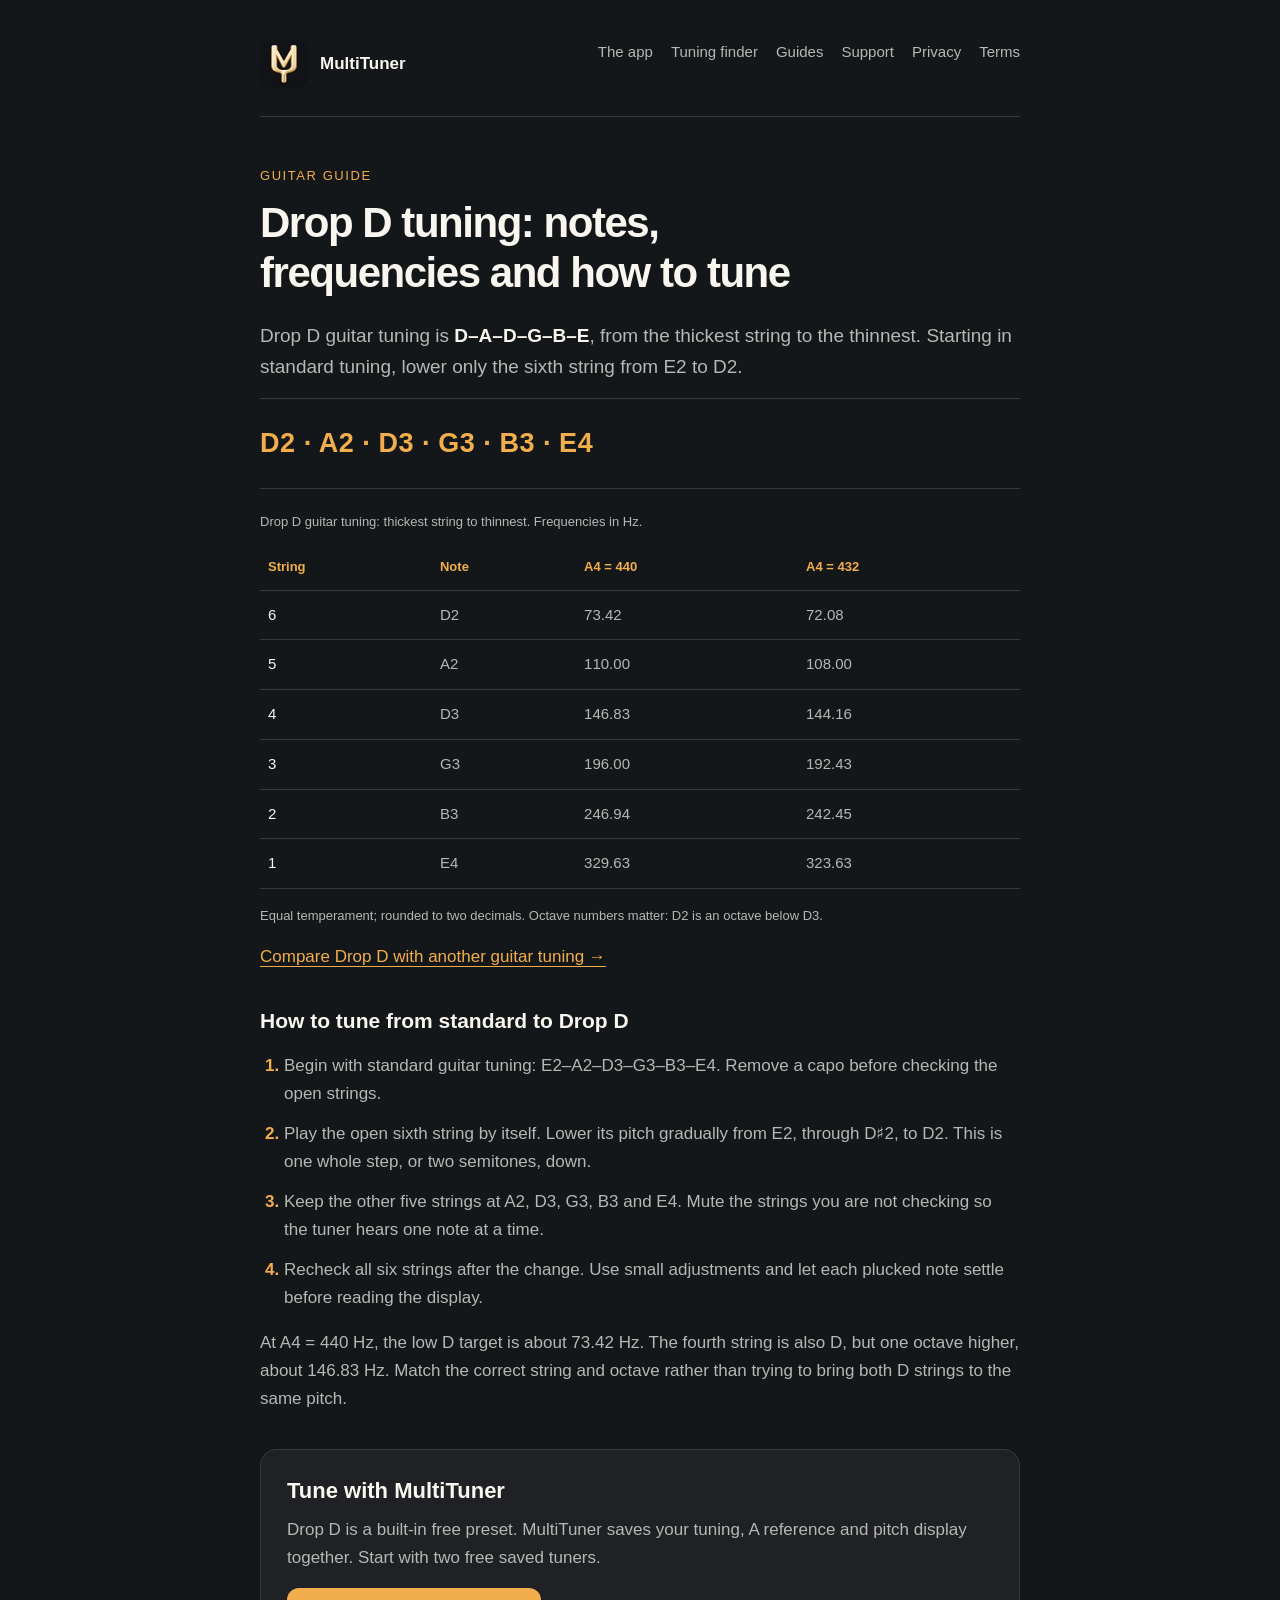
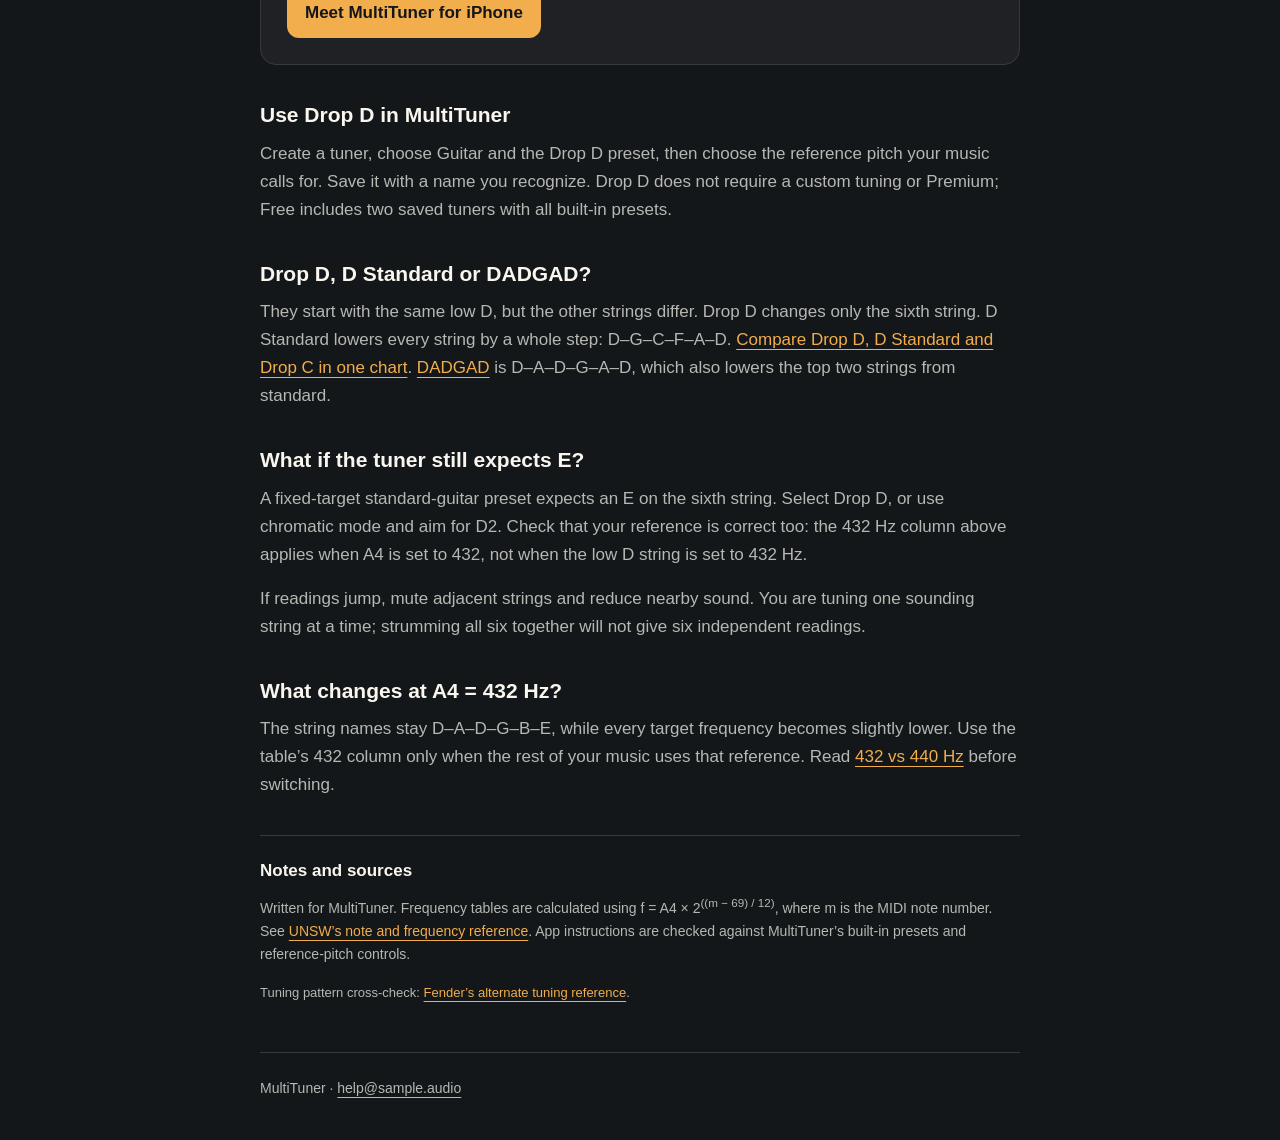
<file: drop-d-tuning.html>
<!doctype html>
<html lang="en"><head>
<meta charset="utf-8"><meta name="viewport" content="width=device-width,initial-scale=1">
<meta name="referrer" content="no-referrer">

<meta name="theme-color" content="#141719">
<meta http-equiv="Content-Security-Policy" content="default-src 'none'; img-src 'self'; style-src 'self'; base-uri 'none'; form-action 'none'">
<title>Drop D Tuning: Guitar Notes &amp; Frequency Chart — MultiTuner</title><meta name="description" content="Tune guitar to Drop D: D2 A2 D3 G3 B3 E4. Follow the string changes, compare frequencies at A4 = 440 or 432 Hz, and save the free preset.">
<link rel="canonical" href="https://jentler.github.io/MultiTuner-support/drop-d-tuning.html">
<meta property="og:type" content="website"><meta property="og:site_name" content="MultiTuner">
<meta property="og:title" content="Drop D Tuning: Guitar Notes &amp; Frequency Chart — MultiTuner"><meta property="og:description" content="Tune guitar to Drop D: D2 A2 D3 G3 B3 E4. Follow the string changes, compare frequencies at A4 = 440 or 432 Hz, and save the free preset.">
<meta property="og:url" content="https://jentler.github.io/MultiTuner-support/drop-d-tuning.html"><meta property="og:image" content="https://jentler.github.io/MultiTuner-support/assets/app-icon.png">
<link rel="icon" type="image/png" sizes="32x32" href="assets/app-icon-32.png"><link rel="stylesheet" href="styles.css">

</head><body>
<a class="skip" href="#main">Skip to content</a>
<header class="wrap"><a class="brand" href="app.html"><img src="assets/app-icon-96.png" width="48" height="48" alt=""><span>MultiTuner</span></a><nav aria-label="Main navigation"><a href="app.html">The app</a><a href="guitar-tunings.html">Tuning finder</a><a href="guides.html">Guides</a><a href="index.html#support">Support</a><a href="privacy.html">Privacy</a><a href="terms.html">Terms</a></nav></header>
<main id="main" class="wrap"><p class="eyebrow">Guitar guide</p><h1>Drop D tuning: notes, frequencies and how to tune</h1>
<p class="intro">Drop D guitar tuning is <strong>D–A–D–G–B–E</strong>, from the thickest string to the thinnest. Starting in standard tuning, lower only the sixth string from E2 to D2.</p>
<p class="note-strip" aria-label="Drop D string notes, lowest to highest">D2 · A2 · D3 · G3 · B3 · E4</p>
<div class="table-scroll" role="region" aria-label="Drop D guitar tuning frequencies" tabindex="0">
<table><caption>Drop D guitar tuning: thickest string to thinnest. Frequencies in Hz.</caption>
<thead><tr><th scope="col">String</th><th scope="col">Note</th><th scope="col">A4 = 440</th><th scope="col">A4 = 432</th></tr></thead>
<tbody><tr><th scope="row">6</th><td>D2</td><td>73.42</td><td>72.08</td></tr><tr><th scope="row">5</th><td>A2</td><td>110.00</td><td>108.00</td></tr><tr><th scope="row">4</th><td>D3</td><td>146.83</td><td>144.16</td></tr><tr><th scope="row">3</th><td>G3</td><td>196.00</td><td>192.43</td></tr><tr><th scope="row">2</th><td>B3</td><td>246.94</td><td>242.45</td></tr><tr><th scope="row">1</th><td>E4</td><td>329.63</td><td>323.63</td></tr></tbody></table></div>
<p class="small">Equal temperament; rounded to two decimals. Octave numbers matter: D2 is an octave below D3.</p>
<p><a href="guitar-tunings.html">Compare Drop D with another guitar tuning →</a></p><section><h2>How to tune from standard to Drop D</h2><ol>
<li>Begin with standard guitar tuning: E2–A2–D3–G3–B3–E4. Remove a capo before checking the open strings.</li>
<li>Play the open sixth string by itself. Lower its pitch gradually from E2, through D♯2, to D2. This is one whole step, or two semitones, down.</li>
<li>Keep the other five strings at A2, D3, G3, B3 and E4. Mute the strings you are not checking so the tuner hears one note at a time.</li>
<li>Recheck all six strings after the change. Use small adjustments and let each plucked note settle before reading the display.</li>
</ol><p>At A4 = 440 Hz, the low D target is about 73.42 Hz. The fourth string is also D, but one octave higher, about 146.83 Hz. Match the correct string and octave rather than trying to bring both D strings to the same pitch.</p></section>
<aside class="guide-cta" aria-label="MultiTuner for iPhone"><h2>Tune with MultiTuner</h2>
<p>Drop D is a built-in free preset. MultiTuner saves your tuning, A reference and pitch display together. Start with two free saved tuners.</p>
<a class="button" href="app.html">Meet MultiTuner for iPhone</a></aside>
<section><h2>Use Drop D in MultiTuner</h2><p>Create a tuner, choose Guitar and the Drop D preset, then choose the reference pitch your music calls for. Save it with a name you recognize. Drop D does not require a custom tuning or Premium; Free includes two saved tuners with all built-in presets.</p></section>
<section><h2>Drop D, D Standard or DADGAD?</h2><p>They start with the same low D, but the other strings differ. Drop D changes only the sixth string. D Standard lowers every string by a whole step: D–G–C–F–A–D. <a href="drop-d-vs-d-standard-vs-drop-c.html">Compare Drop D, D Standard and Drop C in one chart</a>. <a href="dadgad-tuning.html">DADGAD</a> is D–A–D–G–A–D, which also lowers the top two strings from standard.</p></section>
<section><h2>What if the tuner still expects E?</h2><p>A fixed-target standard-guitar preset expects an E on the sixth string. Select Drop D, or use chromatic mode and aim for D2. Check that your reference is correct too: the 432 Hz column above applies when A4 is set to 432, not when the low D string is set to 432 Hz.</p><p>If readings jump, mute adjacent strings and reduce nearby sound. You are tuning one sounding string at a time; strumming all six together will not give six independent readings.</p></section>
<section><h2>What changes at A4 = 432 Hz?</h2><p>The string names stay D–A–D–G–B–E, while every target frequency becomes slightly lower. Use the table’s 432 column only when the rest of your music uses that reference. Read <a href="432-vs-440-tuning.html">432 vs 440 Hz</a> before switching.</p></section>
<section class="sources"><h2>Notes and sources</h2><p>Written for MultiTuner.
Frequency tables are calculated using f = A4 × 2<sup>((m − 69) / 12)</sup>, where m is the MIDI note number.
See <a href="https://newt.phys.unsw.edu.au/music/notes.html">UNSW’s note and frequency reference</a>.
App instructions are checked against MultiTuner’s built-in presets and reference-pitch controls.</p></section><p class="small">Tuning pattern cross-check: <a href="https://www.fender.com/articles/setup/tune-like-a-rock-star">Fender’s alternate tuning reference</a>.</p>
</main>
<footer class="wrap"><p>MultiTuner · <a href="mailto:help@sample.audio?subject=MultiTuner%20Support">help@sample.audio</a></p></footer>
</body></html>
</file>
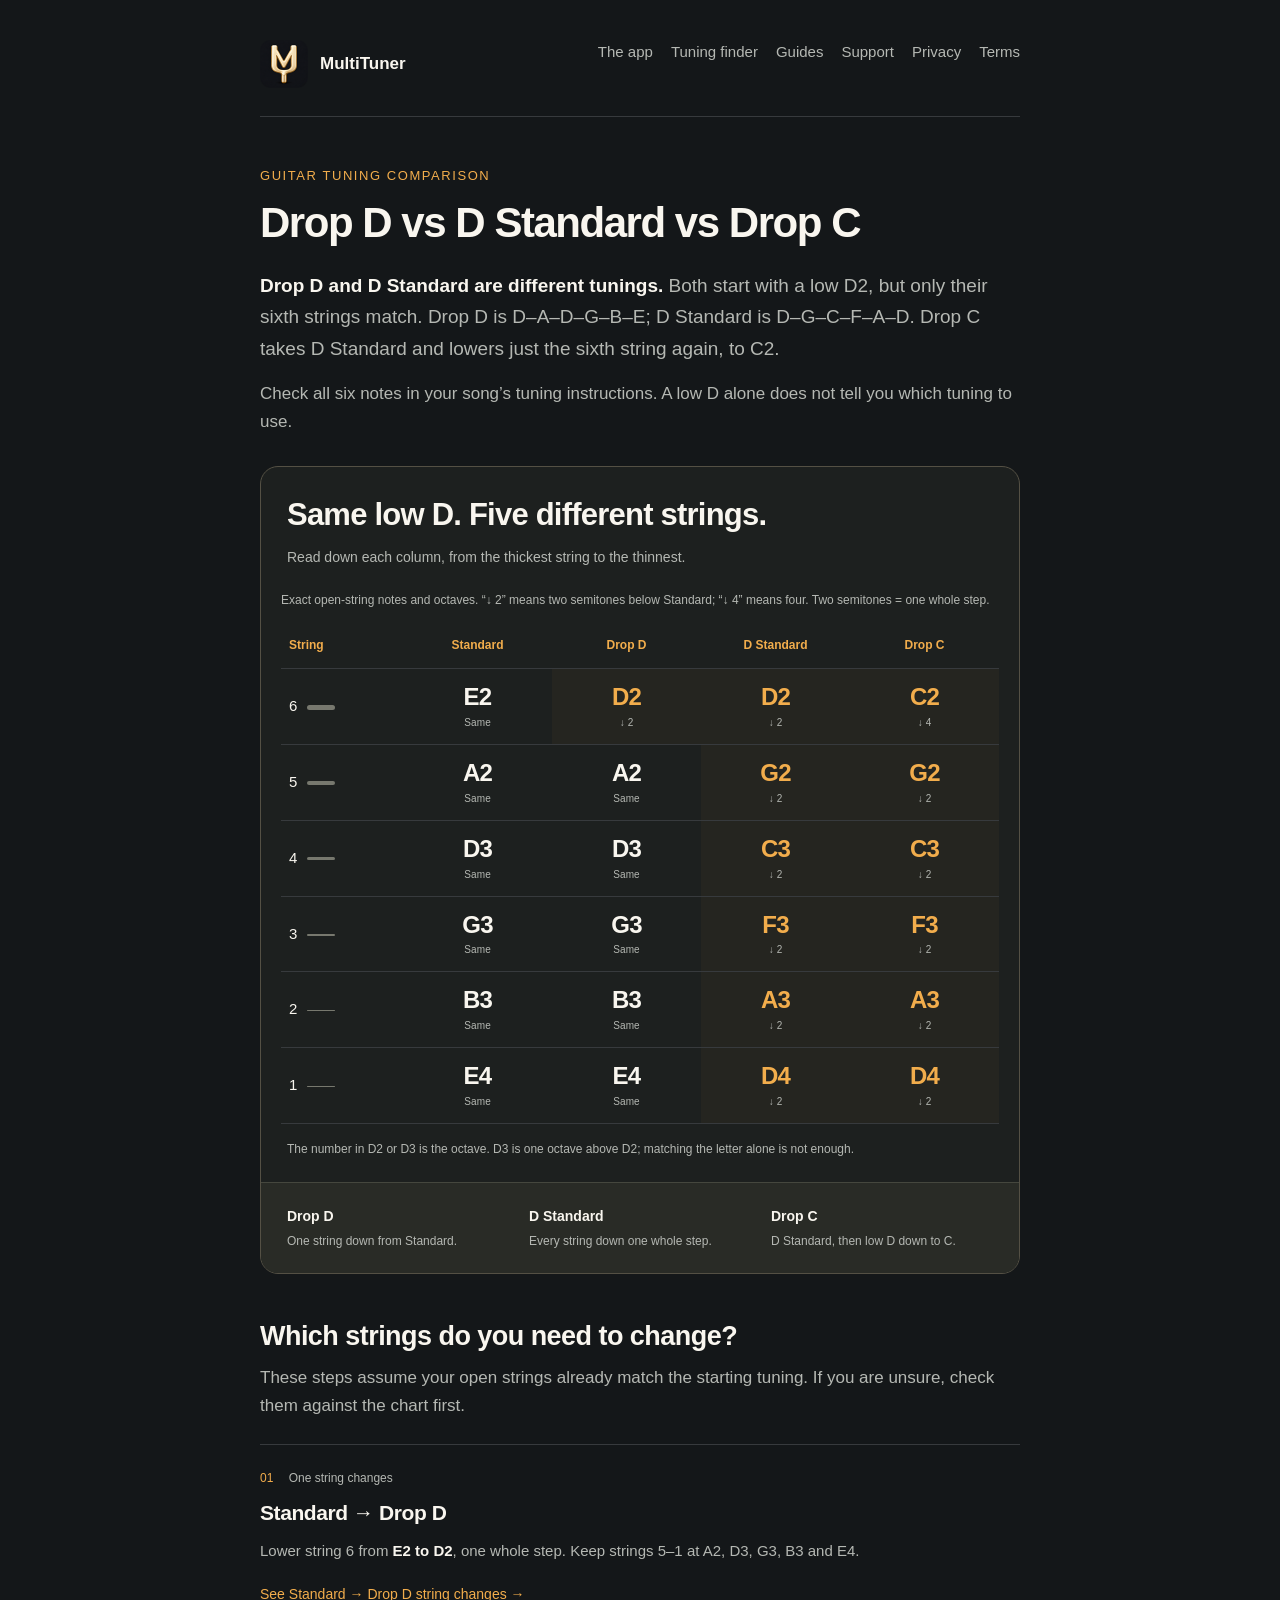
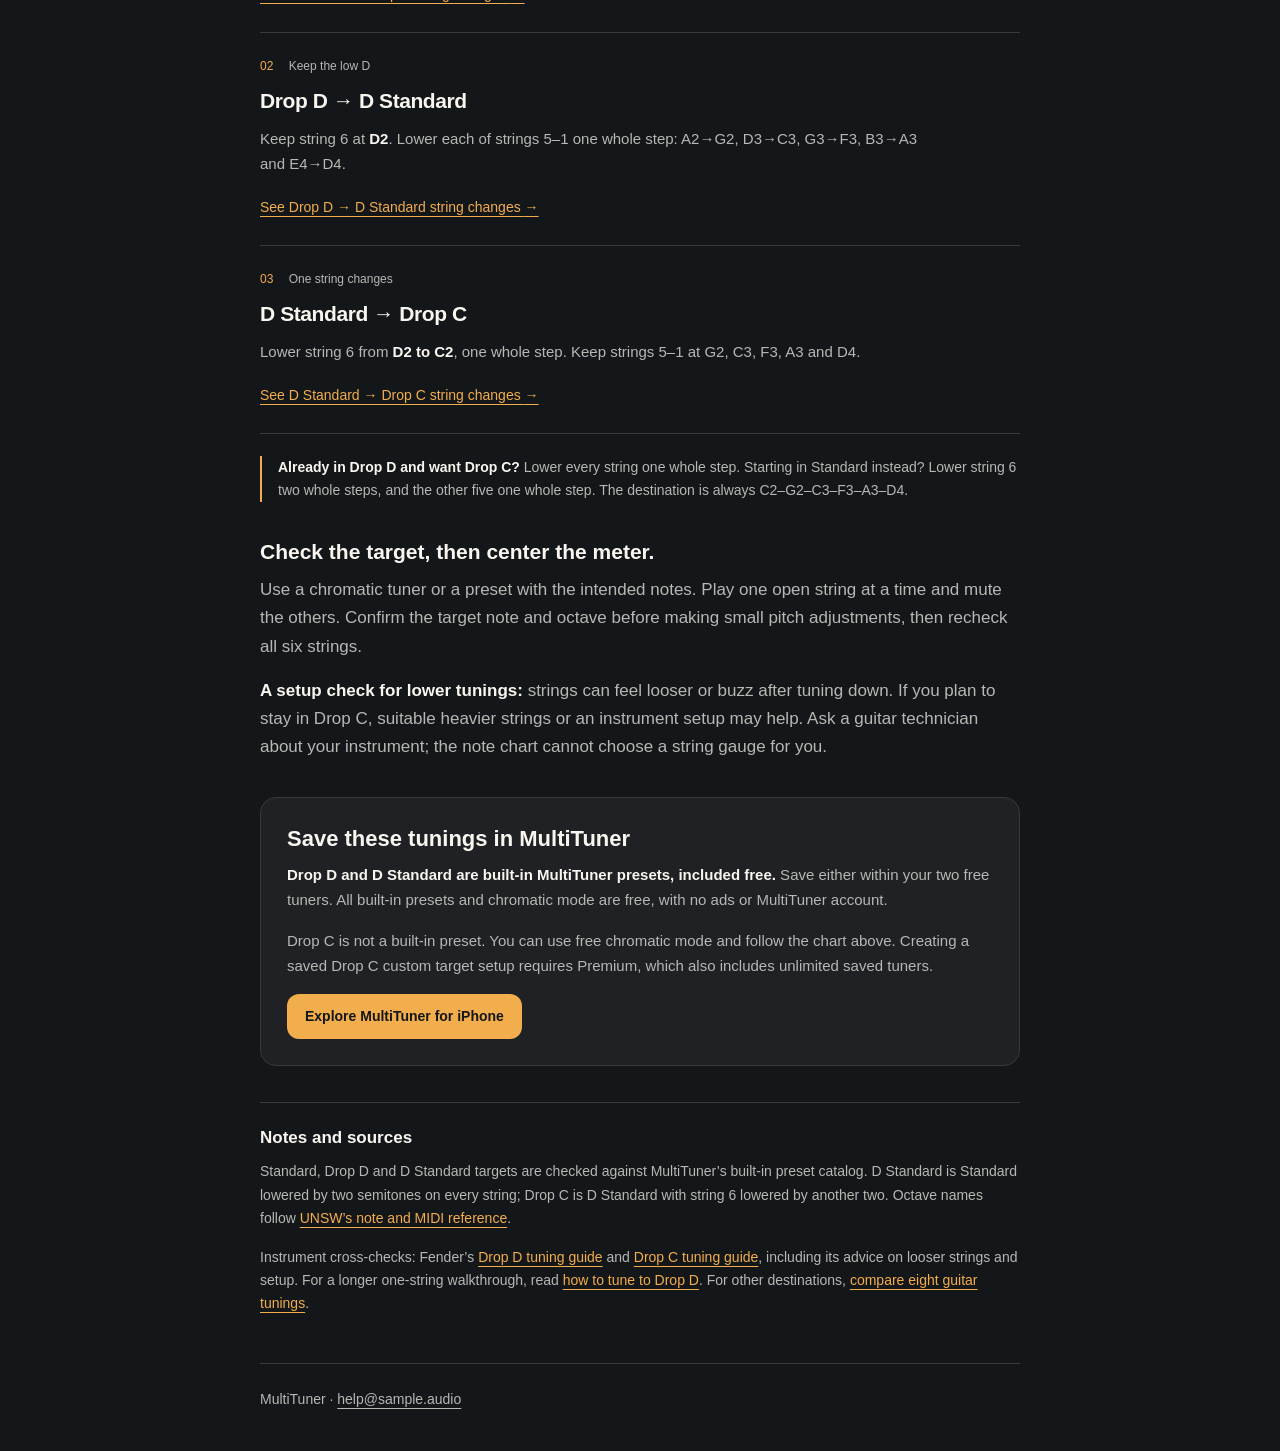
<file: drop-d-vs-d-standard-vs-drop-c.html>
<!doctype html>
<html lang="en"><head>
<meta charset="utf-8"><meta name="viewport" content="width=device-width,initial-scale=1">
<meta name="referrer" content="no-referrer">

<meta name="theme-color" content="#141719">
<meta http-equiv="Content-Security-Policy" content="default-src 'none'; img-src 'self'; style-src 'self'; base-uri 'none'; form-action 'none'">
<title>Drop D vs D Standard vs Drop C: Guitar Notes — MultiTuner</title><meta name="description" content="Drop D changes one string; D Standard changes all six. Compare exact notes and octaves with Drop C, then follow the changes from your current tuning.">
<link rel="canonical" href="https://jentler.github.io/MultiTuner-support/drop-d-vs-d-standard-vs-drop-c.html">
<meta property="og:type" content="website"><meta property="og:site_name" content="MultiTuner">
<meta property="og:title" content="Drop D vs D Standard vs Drop C: Guitar Notes — MultiTuner"><meta property="og:description" content="Drop D changes one string; D Standard changes all six. Compare exact notes and octaves with Drop C, then follow the changes from your current tuning.">
<meta property="og:url" content="https://jentler.github.io/MultiTuner-support/drop-d-vs-d-standard-vs-drop-c.html"><meta property="og:image" content="https://jentler.github.io/MultiTuner-support/assets/app-icon.png">
<link rel="icon" type="image/png" sizes="32x32" href="assets/app-icon-32.png"><link rel="stylesheet" href="styles.css">

</head><body>
<a class="skip" href="#main">Skip to content</a>
<header class="wrap"><a class="brand" href="app.html"><img src="assets/app-icon-96.png" width="48" height="48" alt=""><span>MultiTuner</span></a><nav aria-label="Main navigation"><a href="app.html">The app</a><a href="guitar-tunings.html">Tuning finder</a><a href="guides.html">Guides</a><a href="index.html#support">Support</a><a href="privacy.html">Privacy</a><a href="terms.html">Terms</a></nav></header>
<main id="main" class="wrap"><p class="eyebrow">Guitar tuning comparison</p><h1>Drop D vs D Standard vs Drop C</h1>
<article class="tuning-comparison-guide">
<p class="intro"><strong>Drop D and D Standard are different tunings.</strong> Both start with a low D2, but only their sixth strings match. Drop D is D–A–D–G–B–E; D Standard is D–G–C–F–A–D. Drop C takes D Standard and lowers just the sixth string again, to C2.</p>
<p>Check all six notes in your song’s tuning instructions. A low D alone does not tell you which tuning to use.</p>

<section class="tc-map" aria-labelledby="tc-map-title">
<div class="tc-map-heading"><h2 id="tc-map-title">Same low D. Five different strings.</h2><p>Read down each column, from the thickest string to the thinnest.</p></div>
<div class="table-scroll" role="region" aria-label="Guitar tuning notes comparison" tabindex="0">
<table class="tc-note-map">
<caption>Exact open-string notes and octaves. “↓ 2” means two semitones below Standard; “↓ 4” means four. Two semitones = one whole step.</caption>
<thead><tr><th scope="col">String</th><th scope="col">Standard</th><th scope="col">Drop D</th><th scope="col">D Standard</th><th scope="col">Drop C</th></tr></thead>
<tbody><tr><th scope="row"><span class="tc-string-number">6</span><span class="tc-string tc-string-6" aria-hidden="true"></span></th><td><span class="tc-note">E2</span><span class="tc-shift" aria-label="Same as Standard">Same</span></td><td class="tc-lowered"><span class="tc-note">D2</span><span class="tc-shift" aria-label="2 semitones below Standard">↓ 2</span></td><td class="tc-lowered"><span class="tc-note">D2</span><span class="tc-shift" aria-label="2 semitones below Standard">↓ 2</span></td><td class="tc-lowered"><span class="tc-note">C2</span><span class="tc-shift" aria-label="4 semitones below Standard">↓ 4</span></td></tr><tr><th scope="row"><span class="tc-string-number">5</span><span class="tc-string tc-string-5" aria-hidden="true"></span></th><td><span class="tc-note">A2</span><span class="tc-shift" aria-label="Same as Standard">Same</span></td><td><span class="tc-note">A2</span><span class="tc-shift" aria-label="Same as Standard">Same</span></td><td class="tc-lowered"><span class="tc-note">G2</span><span class="tc-shift" aria-label="2 semitones below Standard">↓ 2</span></td><td class="tc-lowered"><span class="tc-note">G2</span><span class="tc-shift" aria-label="2 semitones below Standard">↓ 2</span></td></tr><tr><th scope="row"><span class="tc-string-number">4</span><span class="tc-string tc-string-4" aria-hidden="true"></span></th><td><span class="tc-note">D3</span><span class="tc-shift" aria-label="Same as Standard">Same</span></td><td><span class="tc-note">D3</span><span class="tc-shift" aria-label="Same as Standard">Same</span></td><td class="tc-lowered"><span class="tc-note">C3</span><span class="tc-shift" aria-label="2 semitones below Standard">↓ 2</span></td><td class="tc-lowered"><span class="tc-note">C3</span><span class="tc-shift" aria-label="2 semitones below Standard">↓ 2</span></td></tr><tr><th scope="row"><span class="tc-string-number">3</span><span class="tc-string tc-string-3" aria-hidden="true"></span></th><td><span class="tc-note">G3</span><span class="tc-shift" aria-label="Same as Standard">Same</span></td><td><span class="tc-note">G3</span><span class="tc-shift" aria-label="Same as Standard">Same</span></td><td class="tc-lowered"><span class="tc-note">F3</span><span class="tc-shift" aria-label="2 semitones below Standard">↓ 2</span></td><td class="tc-lowered"><span class="tc-note">F3</span><span class="tc-shift" aria-label="2 semitones below Standard">↓ 2</span></td></tr><tr><th scope="row"><span class="tc-string-number">2</span><span class="tc-string tc-string-2" aria-hidden="true"></span></th><td><span class="tc-note">B3</span><span class="tc-shift" aria-label="Same as Standard">Same</span></td><td><span class="tc-note">B3</span><span class="tc-shift" aria-label="Same as Standard">Same</span></td><td class="tc-lowered"><span class="tc-note">A3</span><span class="tc-shift" aria-label="2 semitones below Standard">↓ 2</span></td><td class="tc-lowered"><span class="tc-note">A3</span><span class="tc-shift" aria-label="2 semitones below Standard">↓ 2</span></td></tr><tr><th scope="row"><span class="tc-string-number">1</span><span class="tc-string tc-string-1" aria-hidden="true"></span></th><td><span class="tc-note">E4</span><span class="tc-shift" aria-label="Same as Standard">Same</span></td><td><span class="tc-note">E4</span><span class="tc-shift" aria-label="Same as Standard">Same</span></td><td class="tc-lowered"><span class="tc-note">D4</span><span class="tc-shift" aria-label="2 semitones below Standard">↓ 2</span></td><td class="tc-lowered"><span class="tc-note">D4</span><span class="tc-shift" aria-label="2 semitones below Standard">↓ 2</span></td></tr></tbody>
</table></div>
<p class="tc-map-key">The number in D2 or D3 is the octave. D3 is one octave above D2; matching the letter alone is not enough.</p>
<div class="tc-map-summary"><p><strong>Drop D</strong><span>One string down from Standard.</span></p><p><strong>D Standard</strong><span>Every string down one whole step.</span></p><p><strong>Drop C</strong><span>D Standard, then low D down to C.</span></p></div>
</section>

<section class="tc-routes" aria-labelledby="tc-routes-title">
<h2 id="tc-routes-title">Which strings do you need to change?</h2>
<p>These steps assume your open strings already match the starting tuning. If you are unsure, check them against the chart first.</p>
<div class="tc-route-list">
<article class="tc-route"><p class="tc-route-count">01 <span>One string changes</span></p><h3>Standard → Drop D</h3><p>Lower string 6 from <strong>E2 to D2</strong>, one whole step. Keep strings 5–1 at A2, D3, G3, B3 and E4.</p><a href="guitar-tunings.html#from=standard&amp;to=drop-d">See Standard → Drop D string changes <span aria-hidden="true">→</span></a></article>
<article class="tc-route"><p class="tc-route-count">02 <span>Keep the low D</span></p><h3>Drop D → D Standard</h3><p>Keep string 6 at <strong>D2</strong>. Lower each of strings 5–1 one whole step: A2→G2, D3→C3, G3→F3, B3→A3 and E4→D4.</p><a href="guitar-tunings.html#from=drop-d&amp;to=d-standard">See Drop D → D Standard string changes <span aria-hidden="true">→</span></a></article>
<article class="tc-route"><p class="tc-route-count">03 <span>One string changes</span></p><h3>D Standard → Drop C</h3><p>Lower string 6 from <strong>D2 to C2</strong>, one whole step. Keep strings 5–1 at G2, C3, F3, A3 and D4.</p><a href="guitar-tunings.html#from=d-standard&amp;to=drop-c">See D Standard → Drop C string changes <span aria-hidden="true">→</span></a></article>
</div>
<p class="tc-shortcut"><strong>Already in Drop D and want Drop C?</strong> Lower every string one whole step. Starting in Standard instead? Lower string 6 two whole steps, and the other five one whole step. The destination is always C2–G2–C3–F3–A3–D4.</p>
</section>

<section aria-labelledby="tc-tune-title"><h2 id="tc-tune-title">Check the target, then center the meter.</h2><p>Use a chromatic tuner or a preset with the intended notes. Play one open string at a time and mute the others. Confirm the target note and octave before making small pitch adjustments, then recheck all six strings.</p><p><strong>A setup check for lower tunings:</strong> strings can feel looser or buzz after tuning down. If you plan to stay in Drop C, suitable heavier strings or an instrument setup may help. Ask a guitar technician about your instrument; the note chart cannot choose a string gauge for you.</p></section>

<aside class="guide-cta" aria-labelledby="tc-app-title"><h2 id="tc-app-title">Save these tunings in MultiTuner</h2><p><strong>Drop D and D Standard are built-in MultiTuner presets, included free.</strong> Save either within your two free tuners. All built-in presets and chromatic mode are free, with no ads or MultiTuner account.</p><p>Drop C is not a built-in preset. You can use free chromatic mode and follow the chart above. Creating a saved Drop C custom target setup requires Premium, which also includes unlimited saved tuners.</p><a class="button" href="app.html">Explore MultiTuner for iPhone</a></aside>

<section class="sources" aria-labelledby="tc-sources-title"><h2 id="tc-sources-title">Notes and sources</h2><p>Standard, Drop D and D Standard targets are checked against MultiTuner’s built-in preset catalog. D Standard is Standard lowered by two semitones on every string; Drop C is D Standard with string 6 lowered by another two. Octave names follow <a href="https://newt.phys.unsw.edu.au/music/notes.html">UNSW’s note and MIDI reference</a>.</p><p>Instrument cross-checks: Fender’s <a href="https://www.fender.com/articles/setup/drop-d-tuning-on-guitar">Drop D tuning guide</a> and <a href="https://www.fender.com/articles/setup/drop-c-tuning">Drop C tuning guide</a>, including its advice on looser strings and setup. For a longer one-string walkthrough, read <a href="drop-d-tuning.html">how to tune to Drop D</a>. For other destinations, <a href="guitar-tunings.html">compare eight guitar tunings</a>.</p></section>
</article>
</main>
<footer class="wrap"><p>MultiTuner · <a href="mailto:help@sample.audio?subject=MultiTuner%20Support">help@sample.audio</a></p></footer>
</body></html>
</file>
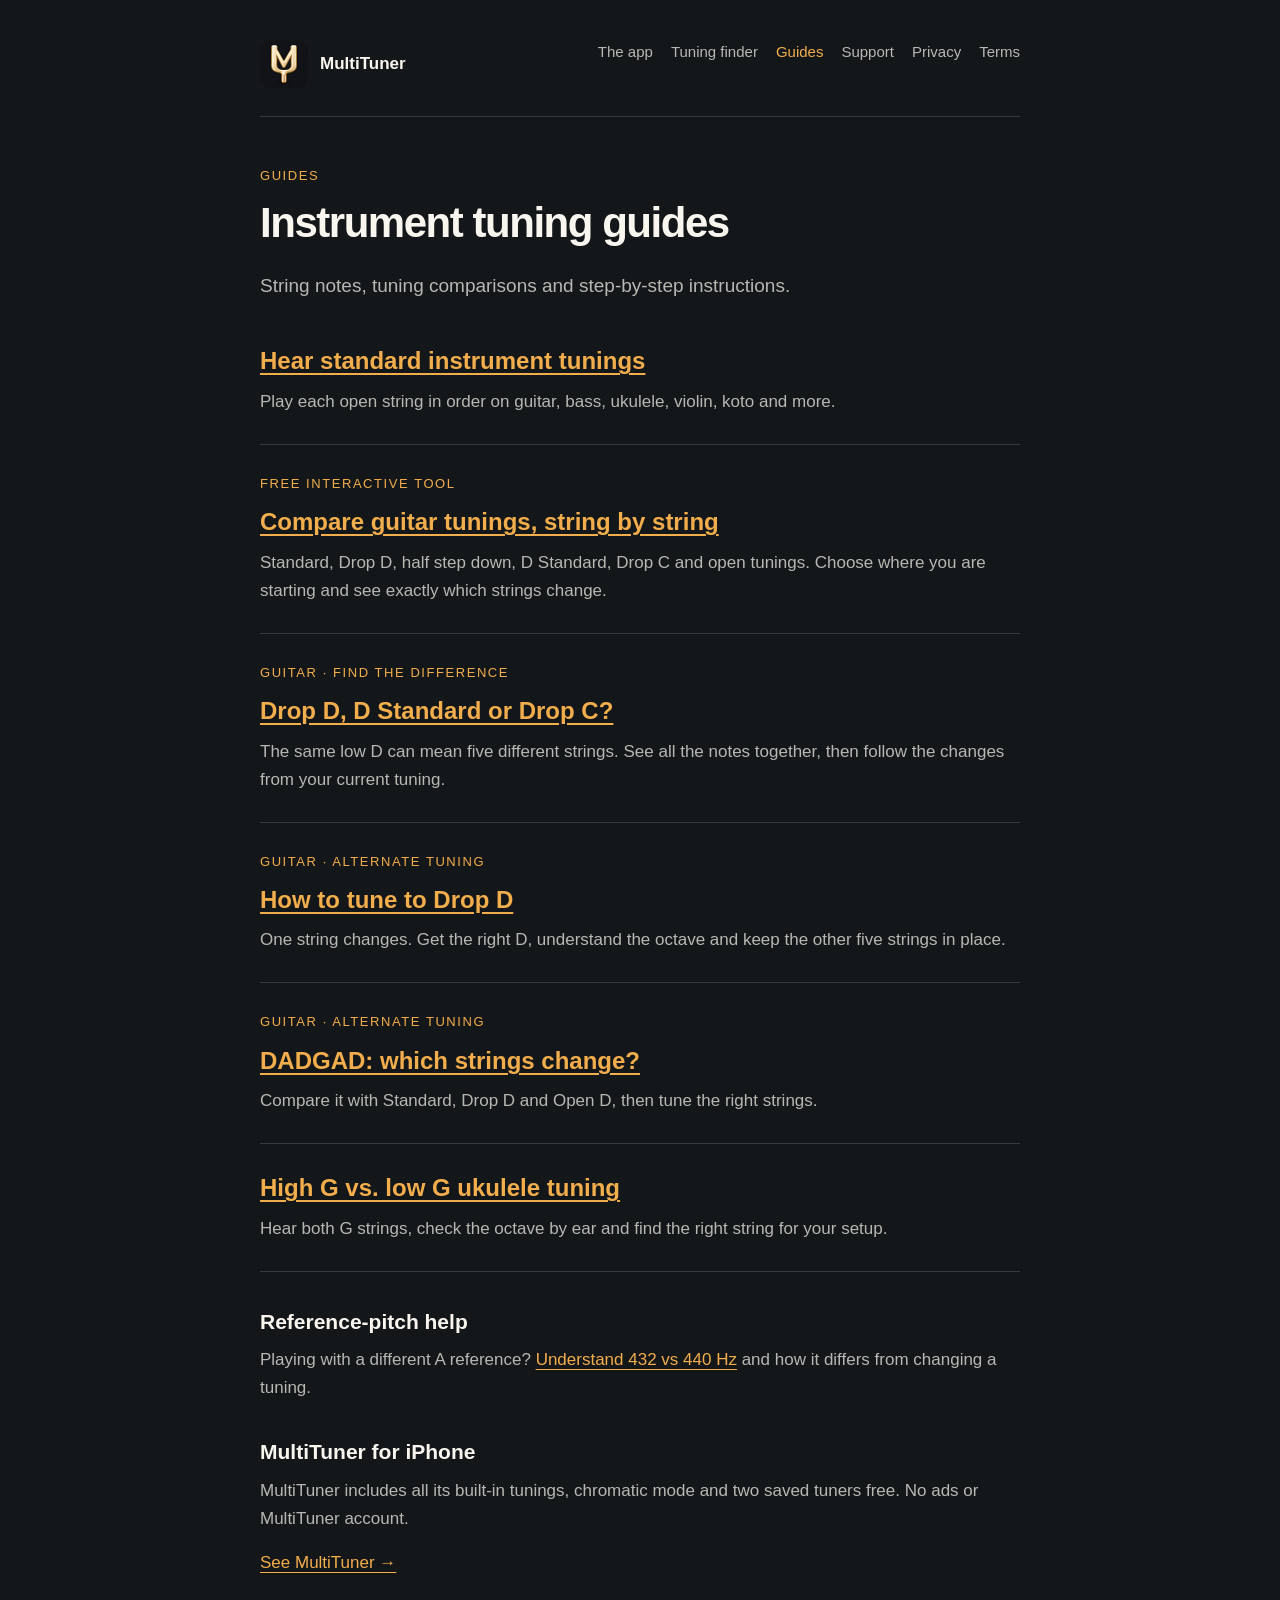
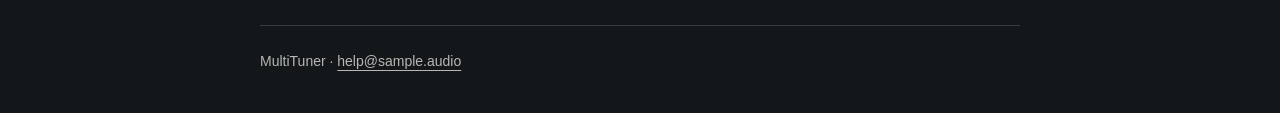
<file: guides.html>
<!doctype html>
<html lang="en"><head>
<meta charset="utf-8"><meta name="viewport" content="width=device-width,initial-scale=1">
<meta name="referrer" content="no-referrer">

<meta name="theme-color" content="#141719">
<meta http-equiv="Content-Security-Policy" content="default-src 'none'; img-src 'self'; style-src 'self'; base-uri 'none'; form-action 'none'">
<title>Guitar, Ukulele &amp; Reference Pitch Guides — MultiTuner</title><meta name="description" content="Compare guitar tunings string by string, hear high G and low G ukulele, and get practical help with reference pitch.">
<link rel="canonical" href="https://jentler.github.io/MultiTuner-support/guides.html">
<meta property="og:type" content="website"><meta property="og:site_name" content="MultiTuner">
<meta property="og:title" content="Guitar, Ukulele &amp; Reference Pitch Guides — MultiTuner"><meta property="og:description" content="Compare guitar tunings string by string, hear high G and low G ukulele, and get practical help with reference pitch.">
<meta property="og:url" content="https://jentler.github.io/MultiTuner-support/guides.html"><meta property="og:image" content="https://jentler.github.io/MultiTuner-support/assets/app-icon.png">
<link rel="icon" type="image/png" sizes="32x32" href="assets/app-icon-32.png"><link rel="stylesheet" href="styles.css">

</head><body>
<a class="skip" href="#main">Skip to content</a>
<header class="wrap"><a class="brand" href="app.html"><img src="assets/app-icon-96.png" width="48" height="48" alt=""><span>MultiTuner</span></a><nav aria-label="Main navigation"><a href="app.html">The app</a><a href="guitar-tunings.html">Tuning finder</a><a href="guides.html" aria-current="page">Guides</a><a href="index.html#support">Support</a><a href="privacy.html">Privacy</a><a href="terms.html">Terms</a></nav></header>
<main id="main" class="wrap"><p class="eyebrow">Guides</p><h1>Instrument tuning guides</h1>
<p class="intro">String notes, tuning comparisons and step-by-step instructions.</p>
<div class="guide-list">
<article><h2><a href="standard-instrument-tunings.html">Hear standard instrument tunings</a></h2><p>Play each open string in order on guitar, bass, ukulele, violin, koto and more.</p></article>
<article><p class="eyebrow">Free interactive tool</p><h2><a href="guitar-tunings.html">Compare guitar tunings, string by string</a></h2><p>Standard, Drop D, half step down, D Standard, Drop C and open tunings. Choose where you are starting and see exactly which strings change.</p></article>
<article><p class="eyebrow">Guitar · Find the difference</p><h2><a href="drop-d-vs-d-standard-vs-drop-c.html">Drop D, D Standard or Drop C?</a></h2><p>The same low D can mean five different strings. See all the notes together, then follow the changes from your current tuning.</p></article>
<article><p class="eyebrow">Guitar · Alternate tuning</p><h2><a href="drop-d-tuning.html">How to tune to Drop D</a></h2><p>One string changes. Get the right D, understand the octave and keep the other five strings in place.</p></article>
<article><p class="eyebrow">Guitar · Alternate tuning</p><h2><a href="dadgad-tuning.html">DADGAD: which strings change?</a></h2><p>Compare it with Standard, Drop D and Open D, then tune the right strings.</p></article>
<article><h2><a href="ukulele-high-g-low-g.html">High G vs. low G ukulele tuning</a></h2><p>Hear both G strings, check the octave by ear and find the right string for your setup.</p></article>
</div>
<section><h2>Reference-pitch help</h2><p>Playing with a different A reference? <a href="432-vs-440-tuning.html">Understand 432 vs 440 Hz</a> and how it differs from changing a tuning.</p></section>
<section><h2>MultiTuner for iPhone</h2><p>MultiTuner includes all its built-in tunings, chromatic mode and two saved tuners free. No ads or MultiTuner account.</p><p><a href="app.html">See MultiTuner →</a></p></section>
</main>
<footer class="wrap"><p>MultiTuner · <a href="mailto:help@sample.audio?subject=MultiTuner%20Support">help@sample.audio</a></p></footer>
</body></html>
</file>
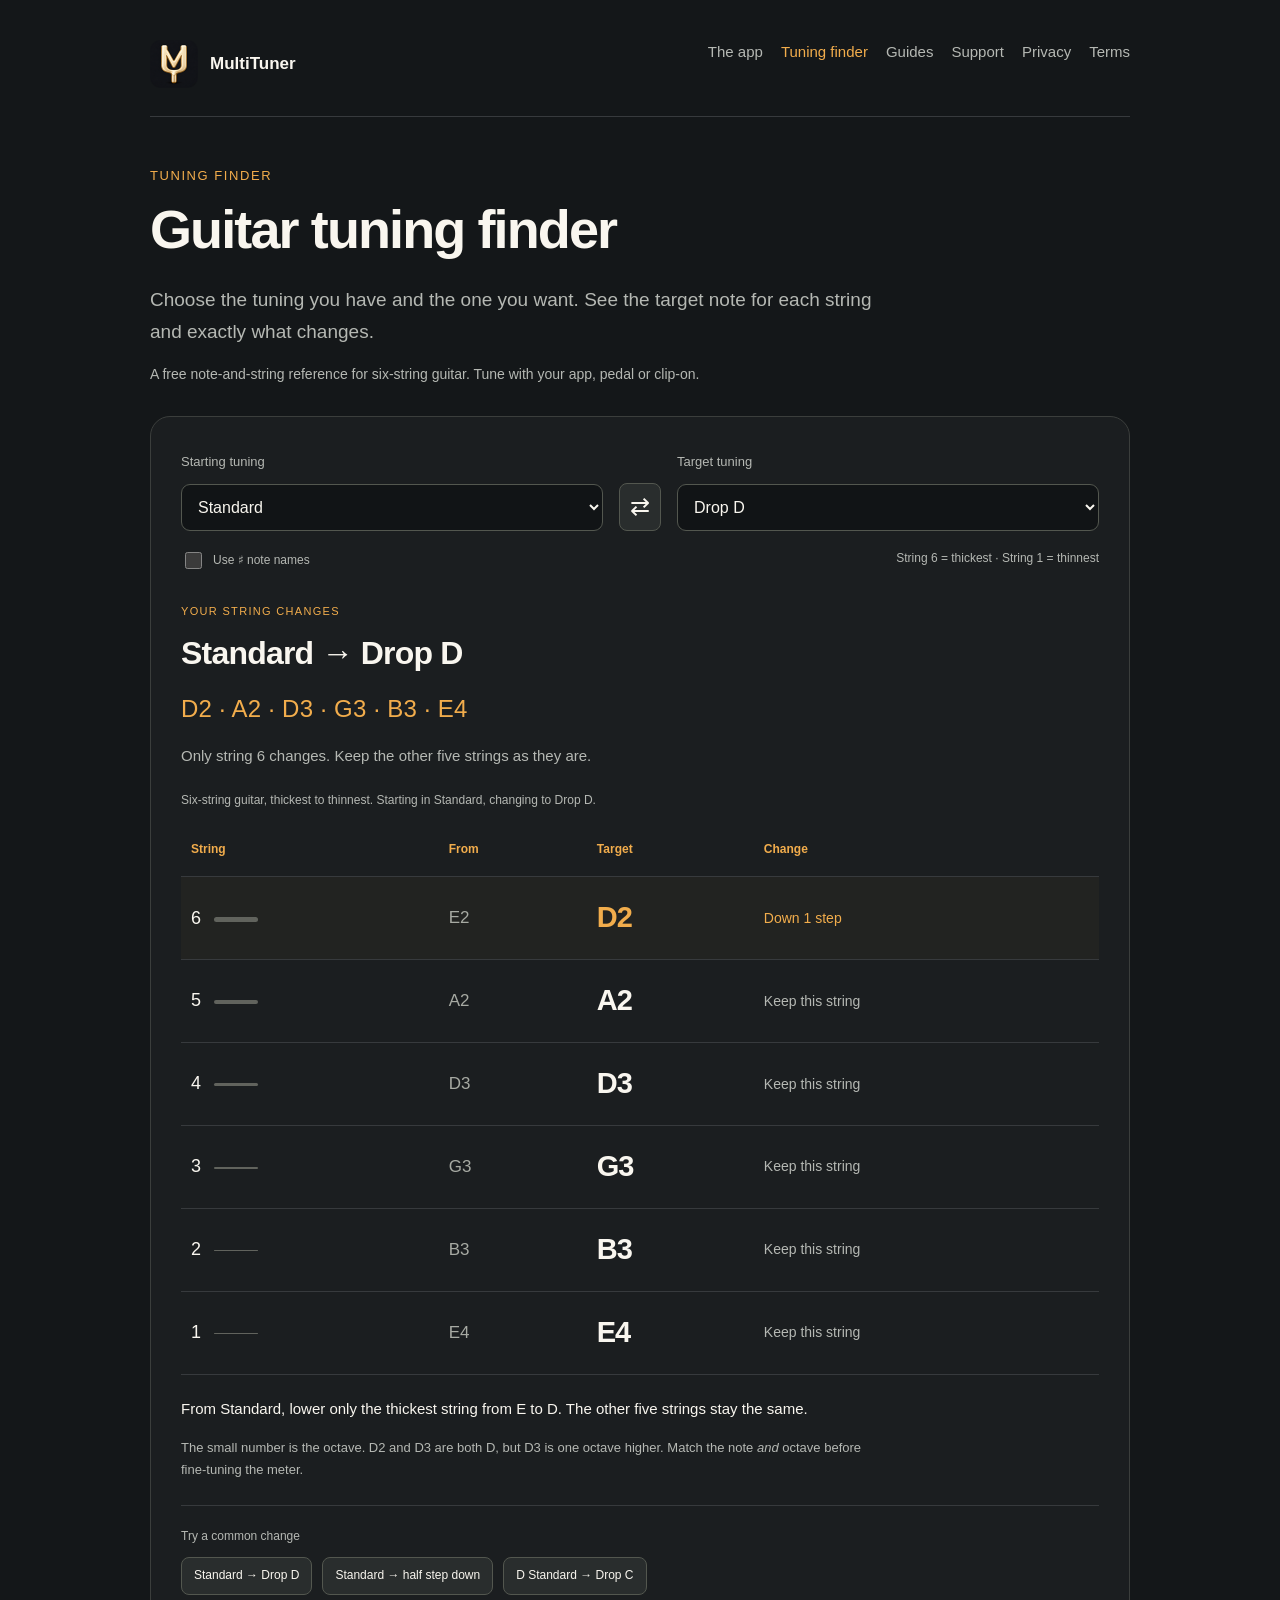
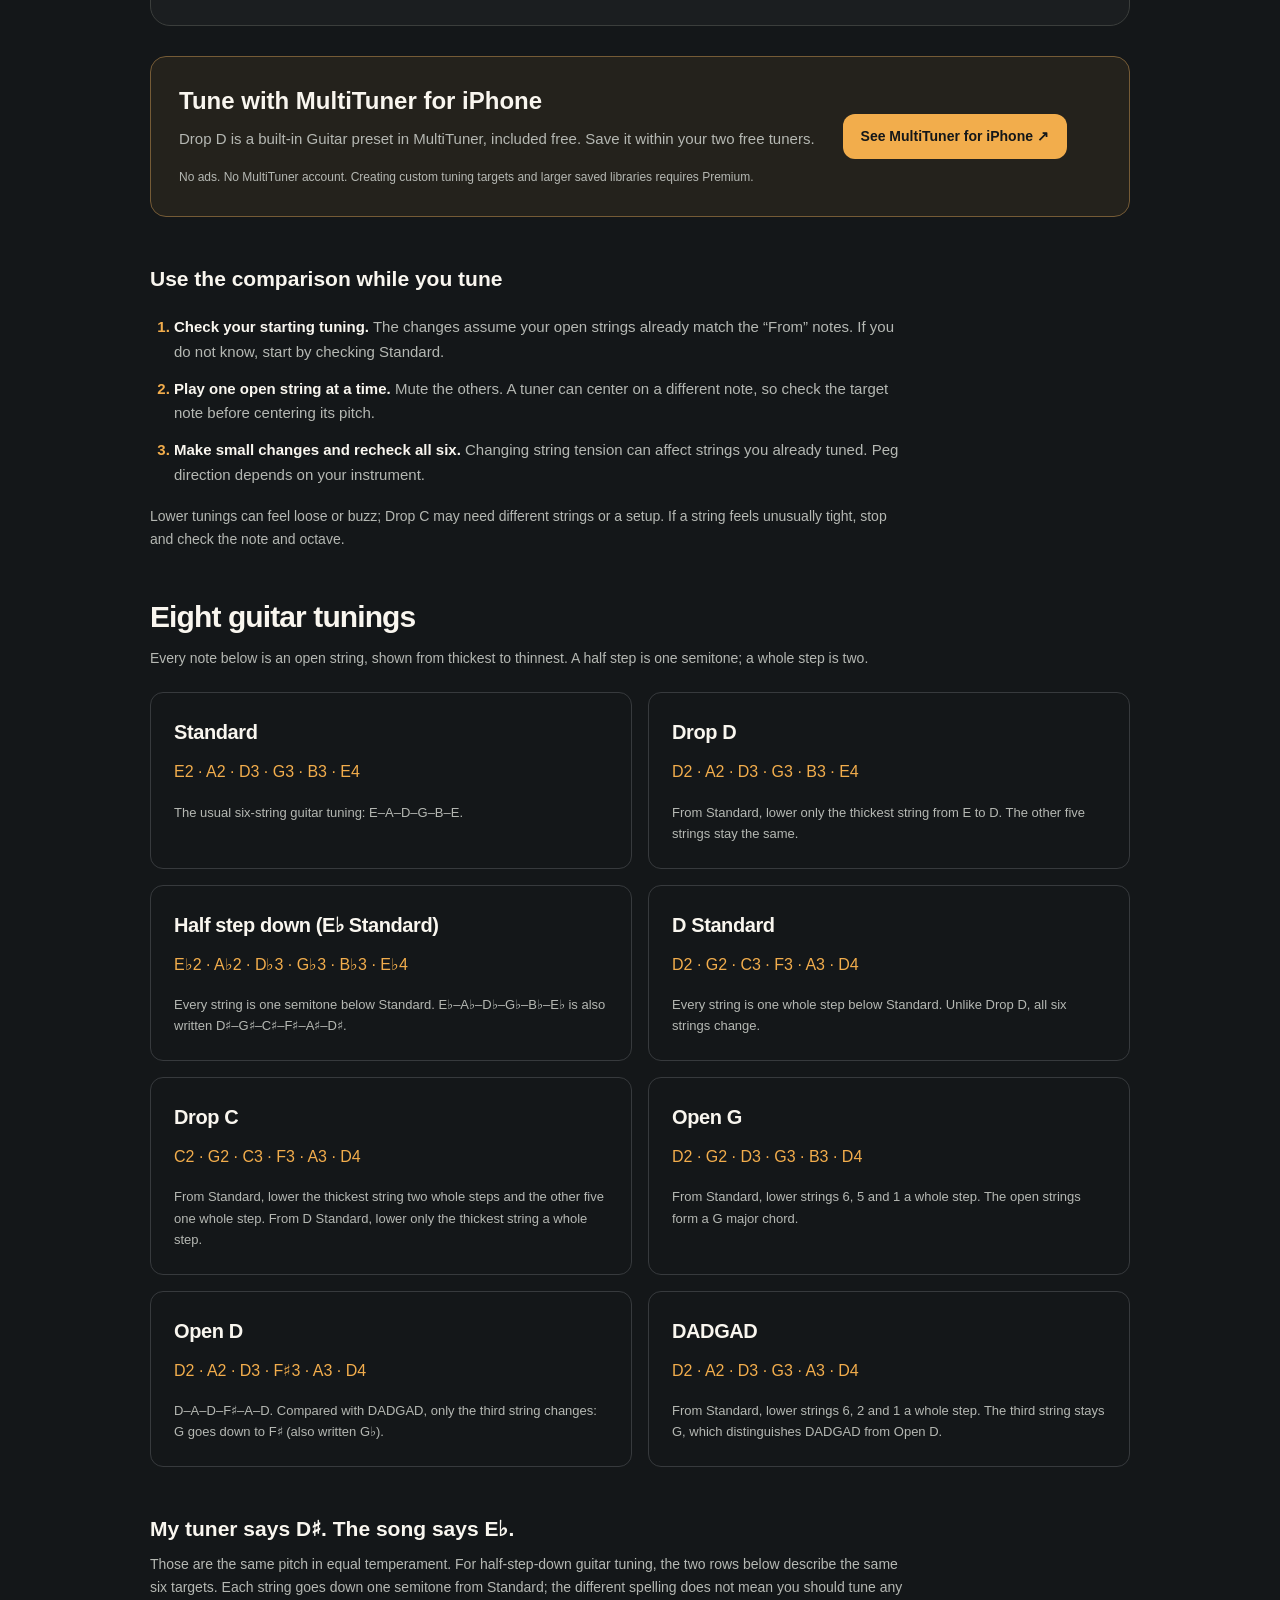
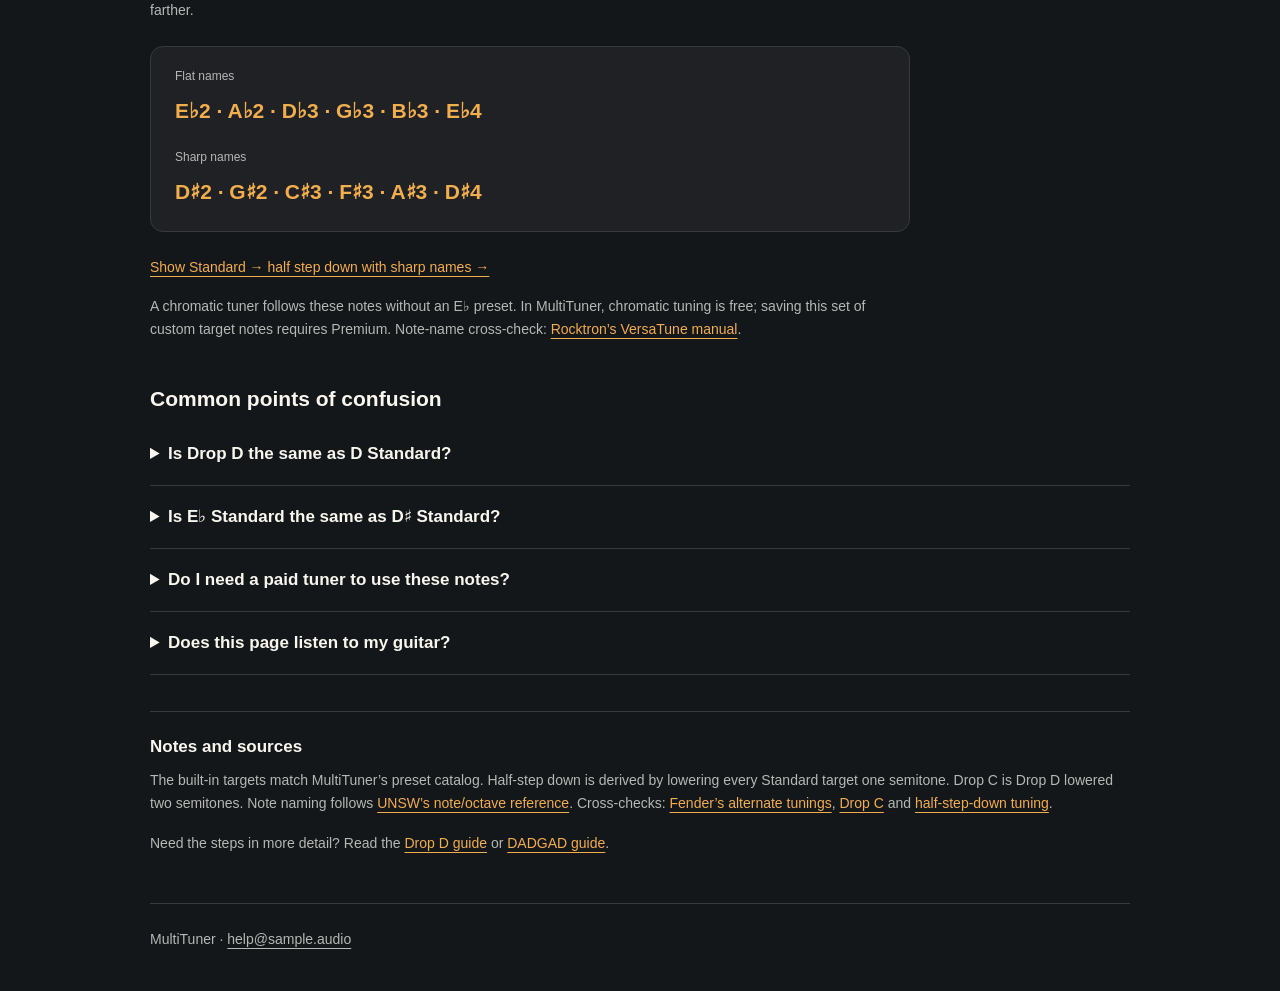
<file: guitar-tunings.html>
<!doctype html>
<html lang="en"><head>
<meta charset="utf-8"><meta name="viewport" content="width=device-width,initial-scale=1">
<meta name="referrer" content="no-referrer">

<meta name="theme-color" content="#141719">
<meta http-equiv="Content-Security-Policy" content="default-src 'none'; img-src 'self'; style-src 'self'; base-uri 'none'; form-action 'none'; script-src 'self'">
<title>Guitar Tuning Finder: Drop D, Half Step Down &amp; More — MultiTuner</title><meta name="description" content="Compare eight guitar tunings string by string. Find Drop D, half-step-down, D Standard and Drop C notes, with exact changes from your starting tuning.">
<link rel="canonical" href="https://jentler.github.io/MultiTuner-support/guitar-tunings.html">
<meta property="og:type" content="website"><meta property="og:site_name" content="MultiTuner">
<meta property="og:title" content="Guitar Tuning Finder: Drop D, Half Step Down &amp; More — MultiTuner"><meta property="og:description" content="Compare eight guitar tunings string by string. Find Drop D, half-step-down, D Standard and Drop C notes, with exact changes from your starting tuning.">
<meta property="og:url" content="https://jentler.github.io/MultiTuner-support/guitar-tunings.html"><meta property="og:image" content="https://jentler.github.io/MultiTuner-support/assets/app-icon.png">
<link rel="icon" type="image/png" sizes="32x32" href="assets/app-icon-32.png"><link rel="stylesheet" href="styles.css">
<script src="assets/tuning-finder.js" defer></script>
</head><body class="finder-page">
<a class="skip" href="#main">Skip to content</a>
<header class="wrap"><a class="brand" href="app.html"><img src="assets/app-icon-96.png" width="48" height="48" alt=""><span>MultiTuner</span></a><nav aria-label="Main navigation"><a href="app.html">The app</a><a href="guitar-tunings.html" aria-current="page">Tuning finder</a><a href="guides.html">Guides</a><a href="index.html#support">Support</a><a href="privacy.html">Privacy</a><a href="terms.html">Terms</a></nav></header>
<main id="main" class="wrap"><p class="eyebrow">Tuning finder</p><h1>Guitar tuning finder</h1>
<p class="intro">Choose the tuning you have and the one you want. See the target note for each string and exactly what changes.</p>
<p class="tool-purpose">A free note-and-string reference for six-string guitar. Tune with your app, pedal or clip-on.</p>
<section id="compare" class="tuning-workspace" aria-label="Compare guitar tunings">
<div class="finder-controls" hidden>
<div><label for="from-tuning">Starting tuning</label><select id="from-tuning"><option value="standard" data-notes="40,45,50,55,59,64" data-preset="guitar.standard" data-summary="The usual six-string guitar tuning: E–A–D–G–B–E." selected>Standard</option><option value="drop-d" data-notes="38,45,50,55,59,64" data-preset="guitar.drop-d" data-summary="From Standard, lower only the thickest string from E to D. The other five strings stay the same.">Drop D</option><option value="half-step-down" data-notes="39,44,49,54,58,63" data-preset="" data-summary="Every string is one semitone below Standard. E♭–A♭–D♭–G♭–B♭–E♭ is also written D♯–G♯–C♯–F♯–A♯–D♯.">Half step down (E♭ Standard)</option><option value="d-standard" data-notes="38,43,48,53,57,62" data-preset="guitar.d-standard" data-summary="Every string is one whole step below Standard. Unlike Drop D, all six strings change.">D Standard</option><option value="drop-c" data-notes="36,43,48,53,57,62" data-preset="" data-summary="From Standard, lower the thickest string two whole steps and the other five one whole step. From D Standard, lower only the thickest string a whole step.">Drop C</option><option value="open-g" data-notes="38,43,50,55,59,62" data-preset="guitar.open-g" data-summary="From Standard, lower strings 6, 5 and 1 a whole step. The open strings form a G major chord.">Open G</option><option value="open-d" data-notes="38,45,50,54,57,62" data-preset="guitar.open-d" data-summary="D–A–D–F♯–A–D. Compared with DADGAD, only the third string changes: G goes down to F♯ (also written G♭).">Open D</option><option value="dadgad" data-notes="38,45,50,55,57,62" data-preset="guitar.dadgad" data-summary="From Standard, lower strings 6, 2 and 1 a whole step. The third string stays G, which distinguishes DADGAD from Open D.">DADGAD</option></select></div>
<button id="swap-tunings" type="button" aria-label="Swap starting and target tunings">⇄</button>
<div><label for="to-tuning">Target tuning</label><select id="to-tuning"><option value="standard" data-notes="40,45,50,55,59,64" data-preset="guitar.standard" data-summary="The usual six-string guitar tuning: E–A–D–G–B–E.">Standard</option><option value="drop-d" data-notes="38,45,50,55,59,64" data-preset="guitar.drop-d" data-summary="From Standard, lower only the thickest string from E to D. The other five strings stay the same." selected>Drop D</option><option value="half-step-down" data-notes="39,44,49,54,58,63" data-preset="" data-summary="Every string is one semitone below Standard. E♭–A♭–D♭–G♭–B♭–E♭ is also written D♯–G♯–C♯–F♯–A♯–D♯.">Half step down (E♭ Standard)</option><option value="d-standard" data-notes="38,43,48,53,57,62" data-preset="guitar.d-standard" data-summary="Every string is one whole step below Standard. Unlike Drop D, all six strings change.">D Standard</option><option value="drop-c" data-notes="36,43,48,53,57,62" data-preset="" data-summary="From Standard, lower the thickest string two whole steps and the other five one whole step. From D Standard, lower only the thickest string a whole step.">Drop C</option><option value="open-g" data-notes="38,43,50,55,59,62" data-preset="guitar.open-g" data-summary="From Standard, lower strings 6, 5 and 1 a whole step. The open strings form a G major chord.">Open G</option><option value="open-d" data-notes="38,45,50,54,57,62" data-preset="guitar.open-d" data-summary="D–A–D–F♯–A–D. Compared with DADGAD, only the third string changes: G goes down to F♯ (also written G♭).">Open D</option><option value="dadgad" data-notes="38,45,50,55,57,62" data-preset="guitar.dadgad" data-summary="From Standard, lower strings 6, 2 and 1 a whole step. The third string stays G, which distinguishes DADGAD from Open D.">DADGAD</option></select></div>
</div>
<div class="finder-toolbar" hidden><label class="spelling-choice"><input id="sharp-names" type="checkbox"> Use ♯ note names</label><span>String 6 = thickest · String 1 = thinnest</span></div>
<div class="comparison-heading"><p class="eyebrow">Your string changes</p><h2 id="comparison-title" tabindex="-1">Standard → Drop D</h2><p id="target-notes" class="comparison-notes" aria-label="Target notes, thickest string to thinnest">D2 · A2 · D3 · G3 · B3 · E4</p><p id="comparison-status" role="status" aria-live="polite">Only string 6 changes. Keep the other five strings as they are.</p></div>
<div class="table-scroll"><table class="string-comparison"><caption id="comparison-caption">Six-string guitar, thickest to thinnest. Starting in Standard, changing to Drop D.</caption><thead><tr><th scope="col">String</th><th scope="col">From</th><th scope="col">Target</th><th scope="col">Change</th></tr></thead><tbody><tr data-string="6" class="changed"><th scope="row"><span class="string-number">6</span><span class="string-line string-6" aria-hidden="true"></span></th><td class="from-note">E2</td><td><strong class="target-note">D2</strong></td><td class="movement">Down 1 step</td></tr><tr data-string="5"><th scope="row"><span class="string-number">5</span><span class="string-line string-5" aria-hidden="true"></span></th><td class="from-note">A2</td><td><strong class="target-note">A2</strong></td><td class="movement">Keep this string</td></tr><tr data-string="4"><th scope="row"><span class="string-number">4</span><span class="string-line string-4" aria-hidden="true"></span></th><td class="from-note">D3</td><td><strong class="target-note">D3</strong></td><td class="movement">Keep this string</td></tr><tr data-string="3"><th scope="row"><span class="string-number">3</span><span class="string-line string-3" aria-hidden="true"></span></th><td class="from-note">G3</td><td><strong class="target-note">G3</strong></td><td class="movement">Keep this string</td></tr><tr data-string="2"><th scope="row"><span class="string-number">2</span><span class="string-line string-2" aria-hidden="true"></span></th><td class="from-note">B3</td><td><strong class="target-note">B3</strong></td><td class="movement">Keep this string</td></tr><tr data-string="1"><th scope="row"><span class="string-number">1</span><span class="string-line string-1" aria-hidden="true"></span></th><td class="from-note">E4</td><td><strong class="target-note">E4</strong></td><td class="movement">Keep this string</td></tr></tbody></table></div>
<p class="target-explanation" id="target-explanation">From Standard, lower only the thickest string from E to D. The other five strings stay the same.</p>
<p class="octave-help">The small number is the octave. D2 and D3 are both D, but D3 is one octave higher. Match the note <em>and</em> octave before fine-tuning the meter.</p>
<div class="finder-examples" hidden><span>Try a common change</span><button type="button" data-from="standard" data-to="drop-d">Standard → Drop D</button><button type="button" data-from="standard" data-to="half-step-down">Standard → half step down</button><button type="button" data-from="d-standard" data-to="drop-c">D Standard → Drop C</button></div>
</section>
<aside class="finder-app" aria-label="Use this tuning in MultiTuner"><div><h2>Tune with MultiTuner for iPhone</h2><p id="app-tuning-guidance">Drop D is a built-in Guitar preset in MultiTuner, included free. Save it within your two free tuners.</p><p class="small">No ads. No MultiTuner account. Creating custom tuning targets and larger saved libraries requires Premium.</p></div><a class="button" href="app.html">See MultiTuner for iPhone <span aria-hidden="true">↗</span></a></aside>
<section class="finder-instructions"><h2>Use the comparison while you tune</h2><ol><li><strong>Check your starting tuning.</strong> The changes assume your open strings already match the “From” notes. If you do not know, start by checking Standard.</li><li><strong>Play one open string at a time.</strong> Mute the others. A tuner can center on a different note, so check the target note before centering its pitch.</li><li><strong>Make small changes and recheck all six.</strong> Changing string tension can affect strings you already tuned. Peg direction depends on your instrument.</li></ol><p>Lower tunings can feel loose or buzz; Drop C may need different strings or a setup. If a string feels unusually tight, stop and check the note and octave.</p></section>
<section class="tuning-catalog"><h2>Eight guitar tunings</h2><p>Every note below is an open string, shown from thickest to thinnest. A half step is one semitone; a whole step is two.</p><div class="tuning-cards"><article class="tuning-card" id="standard"><h3>Standard</h3><p class="catalog-notes">E2 · A2 · D3 · G3 · B3 · E4</p><p>The usual six-string guitar tuning: E–A–D–G–B–E.</p></article><article class="tuning-card" id="drop-d"><h3>Drop D</h3><p class="catalog-notes">D2 · A2 · D3 · G3 · B3 · E4</p><p>From Standard, lower only the thickest string from E to D. The other five strings stay the same.</p></article><article class="tuning-card" id="half-step-down"><h3>Half step down (E♭ Standard)</h3><p class="catalog-notes">E♭2 · A♭2 · D♭3 · G♭3 · B♭3 · E♭4</p><p>Every string is one semitone below Standard. E♭–A♭–D♭–G♭–B♭–E♭ is also written D♯–G♯–C♯–F♯–A♯–D♯.</p></article><article class="tuning-card" id="d-standard"><h3>D Standard</h3><p class="catalog-notes">D2 · G2 · C3 · F3 · A3 · D4</p><p>Every string is one whole step below Standard. Unlike Drop D, all six strings change.</p></article><article class="tuning-card" id="drop-c"><h3>Drop C</h3><p class="catalog-notes">C2 · G2 · C3 · F3 · A3 · D4</p><p>From Standard, lower the thickest string two whole steps and the other five one whole step. From D Standard, lower only the thickest string a whole step.</p></article><article class="tuning-card" id="open-g"><h3>Open G</h3><p class="catalog-notes">D2 · G2 · D3 · G3 · B3 · D4</p><p>From Standard, lower strings 6, 5 and 1 a whole step. The open strings form a G major chord.</p></article><article class="tuning-card" id="open-d"><h3>Open D</h3><p class="catalog-notes">D2 · A2 · D3 · F♯3 · A3 · D4</p><p>D–A–D–F♯–A–D. Compared with DADGAD, only the third string changes: G goes down to F♯ (also written G♭).</p></article><article class="tuning-card" id="dadgad"><h3>DADGAD</h3><p class="catalog-notes">D2 · A2 · D3 · G3 · A3 · D4</p><p>From Standard, lower strings 6, 2 and 1 a whole step. The third string stays G, which distinguishes DADGAD from Open D.</p></article></div></section>
<section id="flat-or-sharp" class="finder-instructions"><h2>My tuner says D♯. The song says E♭.</h2><p>Those are the same pitch in equal temperament. For half-step-down guitar tuning, the two rows below describe the same six targets. Each string goes down one semitone from Standard; the different spelling does not mean you should tune any farther.</p><div class="spelling-reference"><p><span>Flat names</span><strong>E♭2 · A♭2 · D♭3 · G♭3 · B♭3 · E♭4</strong></p><p><span>Sharp names</span><strong>D♯2 · G♯2 · C♯3 · F♯3 · A♯3 · D♯4</strong></p></div><p><a data-comparison-link href="guitar-tunings.html#from=standard&amp;to=half-step-down&amp;names=sharps">Show Standard → half step down with sharp names →</a></p><p class="small">A chromatic tuner follows these notes without an E♭ preset. In MultiTuner, chromatic tuning is free; saving this set of custom target notes requires Premium. Note-name cross-check: <a href="https://www.rocktronusa.com/uploads/2/2/2/5/22258814/versatune_manual.pdf">Rocktron’s VersaTune manual</a>.</p></section>
<section class="finder-faq"><h2>Common points of confusion</h2><details><summary>Is Drop D the same as D Standard?</summary><p>No. Drop D is D–A–D–G–B–E. D Standard is D–G–C–F–A–D. From Standard, Drop D changes one string; D Standard changes all six. <a href="drop-d-vs-d-standard-vs-drop-c.html">See the full comparison with Drop C</a>.</p></details><details><summary>Is E♭ Standard the same as D♯ Standard?</summary><p>Yes, in equal temperament they use the same pitches with different note names. Switch the ♯ option above if your tuner uses sharps.</p></details><details><summary>Do I need a paid tuner to use these notes?</summary><p>A chromatic tuner can follow the notes you play. MultiTuner includes chromatic mode and all its built-in presets free, within two saved tuners. Creating or editing custom target notes requires Premium; E♭ Standard and Drop C are custom targets rather than built-in presets.</p></details><details><summary>Does this page listen to my guitar?</summary><p>This page compares target notes and string changes. Use MultiTuner or another tuner to measure the note you play.</p></details></section>
<section class="sources"><h2>Notes and sources</h2><p>The built-in targets match MultiTuner’s preset catalog. Half-step down is derived by lowering every Standard target one semitone. Drop C is Drop D lowered two semitones. Note naming follows <a href="https://newt.phys.unsw.edu.au/music/notes.html">UNSW’s note/octave reference</a>. Cross-checks: <a href="https://www.fender.com/articles/setup/tune-like-a-rock-star">Fender’s alternate tunings</a>, <a href="https://www.fender.com/articles/setup/drop-c-tuning">Drop C</a> and <a href="https://www.fender.com/articles/fender-performances/fender-play-live-special-edition-playlist">half-step-down tuning</a>.</p><p>Need the steps in more detail? Read the <a href="drop-d-tuning.html">Drop D guide</a> or <a href="dadgad-tuning.html">DADGAD guide</a>.</p></section>
</main>
<footer class="wrap"><p>MultiTuner · <a href="mailto:help@sample.audio?subject=MultiTuner%20Support">help@sample.audio</a></p></footer>
</body></html>
</file>
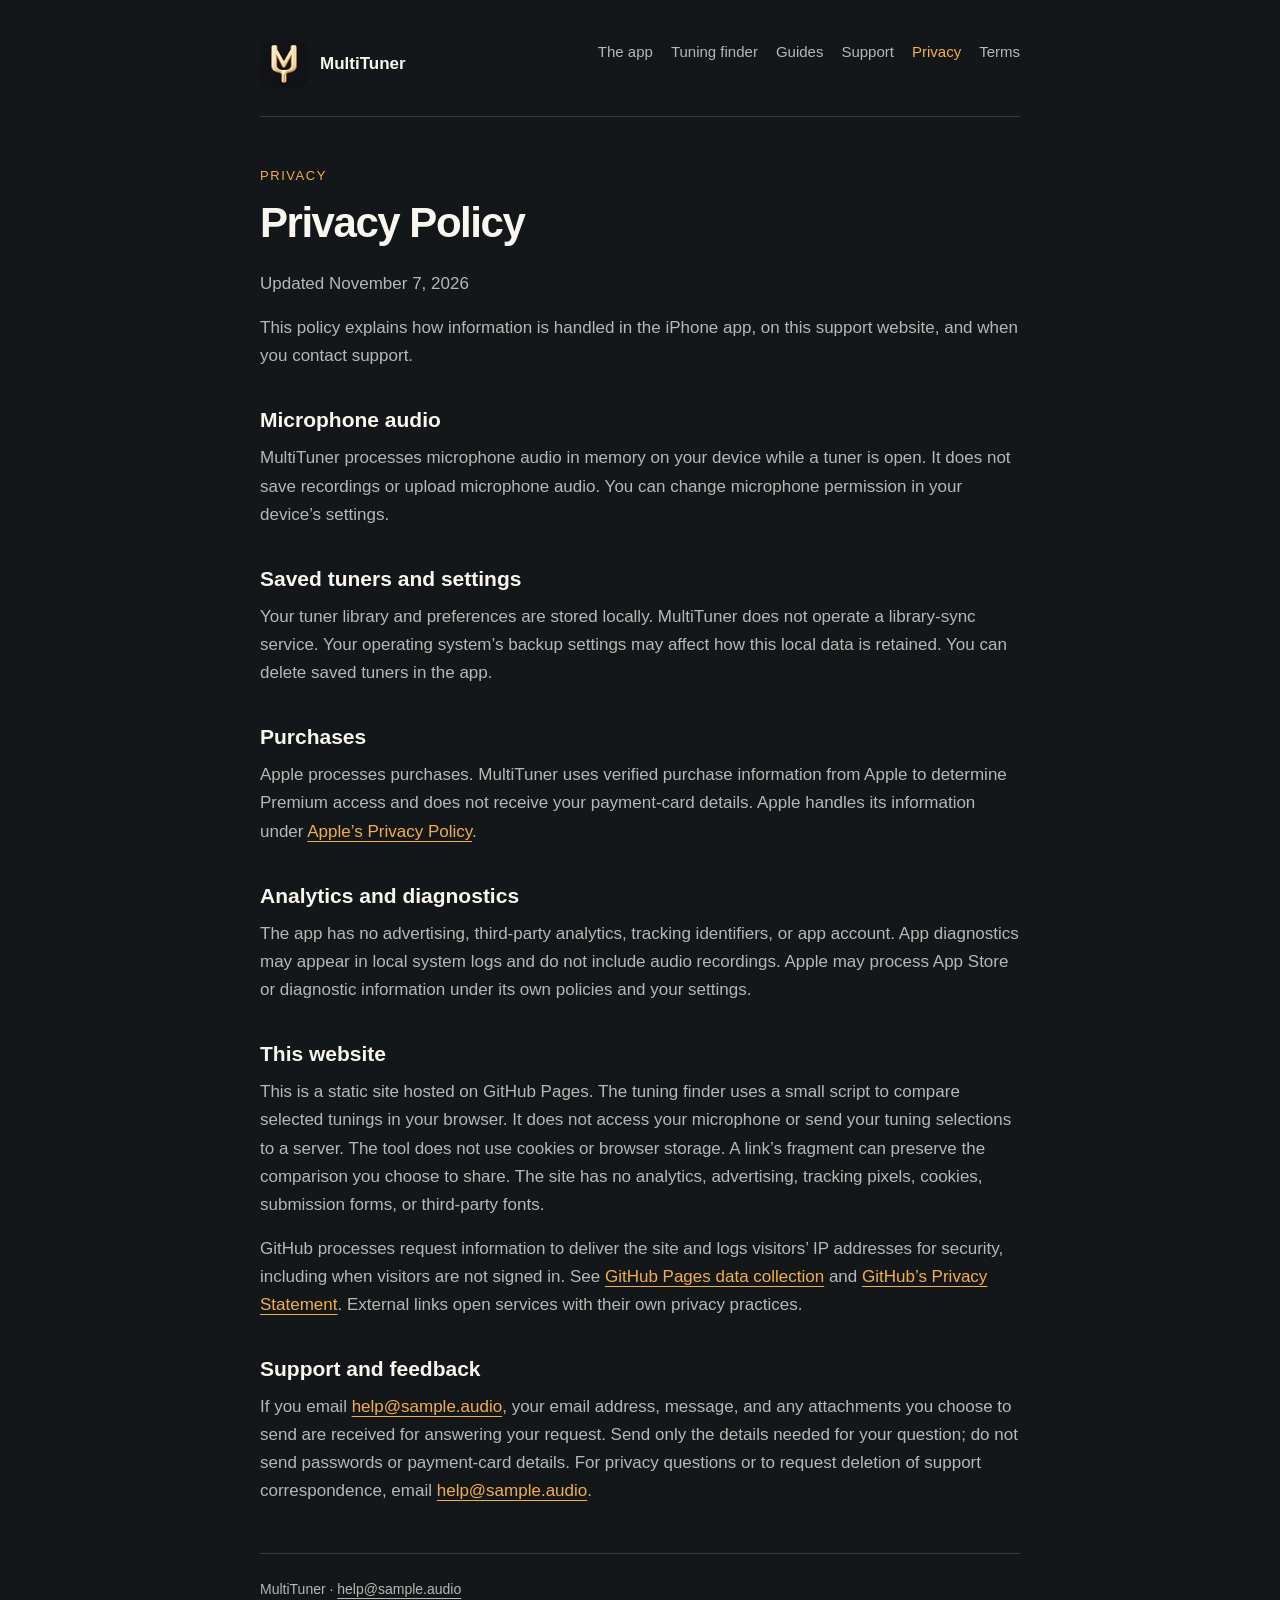
<file: privacy.html>
<!doctype html>
<html lang="en"><head>
<meta charset="utf-8"><meta name="viewport" content="width=device-width,initial-scale=1">
<meta name="referrer" content="no-referrer">

<meta name="theme-color" content="#141719">
<meta http-equiv="Content-Security-Policy" content="default-src 'none'; img-src 'self'; style-src 'self'; base-uri 'none'; form-action 'none'">
<title>MultiTuner — Privacy</title><meta name="description" content="How MultiTuner handles microphone audio, saved tuners, purchases and support messages.">
<link rel="canonical" href="https://jentler.github.io/MultiTuner-support/privacy.html">
<meta property="og:type" content="website"><meta property="og:site_name" content="MultiTuner">
<meta property="og:title" content="MultiTuner — Privacy"><meta property="og:description" content="How MultiTuner handles microphone audio, saved tuners, purchases and support messages.">
<meta property="og:url" content="https://jentler.github.io/MultiTuner-support/privacy.html"><meta property="og:image" content="https://jentler.github.io/MultiTuner-support/assets/app-icon.png">
<link rel="icon" type="image/png" sizes="32x32" href="assets/app-icon-32.png"><link rel="stylesheet" href="styles.css">

</head><body>
<a class="skip" href="#main">Skip to content</a>
<header class="wrap"><a class="brand" href="app.html"><img src="assets/app-icon-96.png" width="48" height="48" alt=""><span>MultiTuner</span></a><nav aria-label="Main navigation"><a href="app.html">The app</a><a href="guitar-tunings.html">Tuning finder</a><a href="guides.html">Guides</a><a href="index.html#support">Support</a><a href="privacy.html" aria-current="page">Privacy</a><a href="terms.html">Terms</a></nav></header>
<main id="main" class="wrap"><p class="eyebrow">Privacy</p><h1>Privacy Policy</h1>
<p class="updated">Updated November 7, 2026</p>
<p>This policy explains how information is handled in the iPhone app, on this support website, and when you contact support.</p>
<section><h2>Microphone audio</h2><p>MultiTuner processes microphone audio in memory on your device while a tuner is open. It does not save recordings or upload microphone audio. You can change microphone permission in your device’s settings.</p></section>
<section><h2>Saved tuners and settings</h2><p>Your tuner library and preferences are stored locally. MultiTuner does not operate a library-sync service. Your operating system’s backup settings may affect how this local data is retained. You can delete saved tuners in the app.</p></section>
<section><h2>Purchases</h2><p>Apple processes purchases. MultiTuner uses verified purchase information from Apple to determine Premium access and does not receive your payment-card details. Apple handles its information under <a href="https://www.apple.com/legal/privacy/">Apple’s Privacy Policy</a>.</p></section>
<section><h2>Analytics and diagnostics</h2><p>The app has no advertising, third-party analytics, tracking identifiers, or app account. App diagnostics may appear in local system logs and do not include audio recordings. Apple may process App Store or diagnostic information under its own policies and your settings.</p></section>
<section><h2>This website</h2><p>This is a static site hosted on GitHub Pages. The tuning finder uses a small script to compare selected tunings in your browser. It does not access your microphone or send your tuning selections to a server. The tool does not use cookies or browser storage. A link’s fragment can preserve the comparison you choose to share. The site has no analytics, advertising, tracking pixels, cookies, submission forms, or third-party fonts.</p><p>GitHub processes request information to deliver the site and logs visitors’ IP addresses for security, including when visitors are not signed in. See <a href="https://docs.github.com/en/pages/getting-started-with-github-pages/what-is-github-pages#data-collection">GitHub Pages data collection</a> and <a href="https://docs.github.com/en/site-policy/privacy-policies/github-general-privacy-statement">GitHub’s Privacy Statement</a>. External links open services with their own privacy practices.</p></section>
<section><h2>Support and feedback</h2><p>If you email <a href="mailto:help@sample.audio?subject=MultiTuner%20Support">help@sample.audio</a>, your email address, message, and any attachments you choose to send are received for answering your request. Send only the details needed for your question; do not send passwords or payment-card details. For privacy questions or to request deletion of support correspondence, email <a href="mailto:help@sample.audio?subject=MultiTuner%20Privacy%20Questions">help@sample.audio</a>.</p></section>
</main>
<footer class="wrap"><p>MultiTuner · <a href="mailto:help@sample.audio?subject=MultiTuner%20Support">help@sample.audio</a></p></footer>
</body></html>
</file>
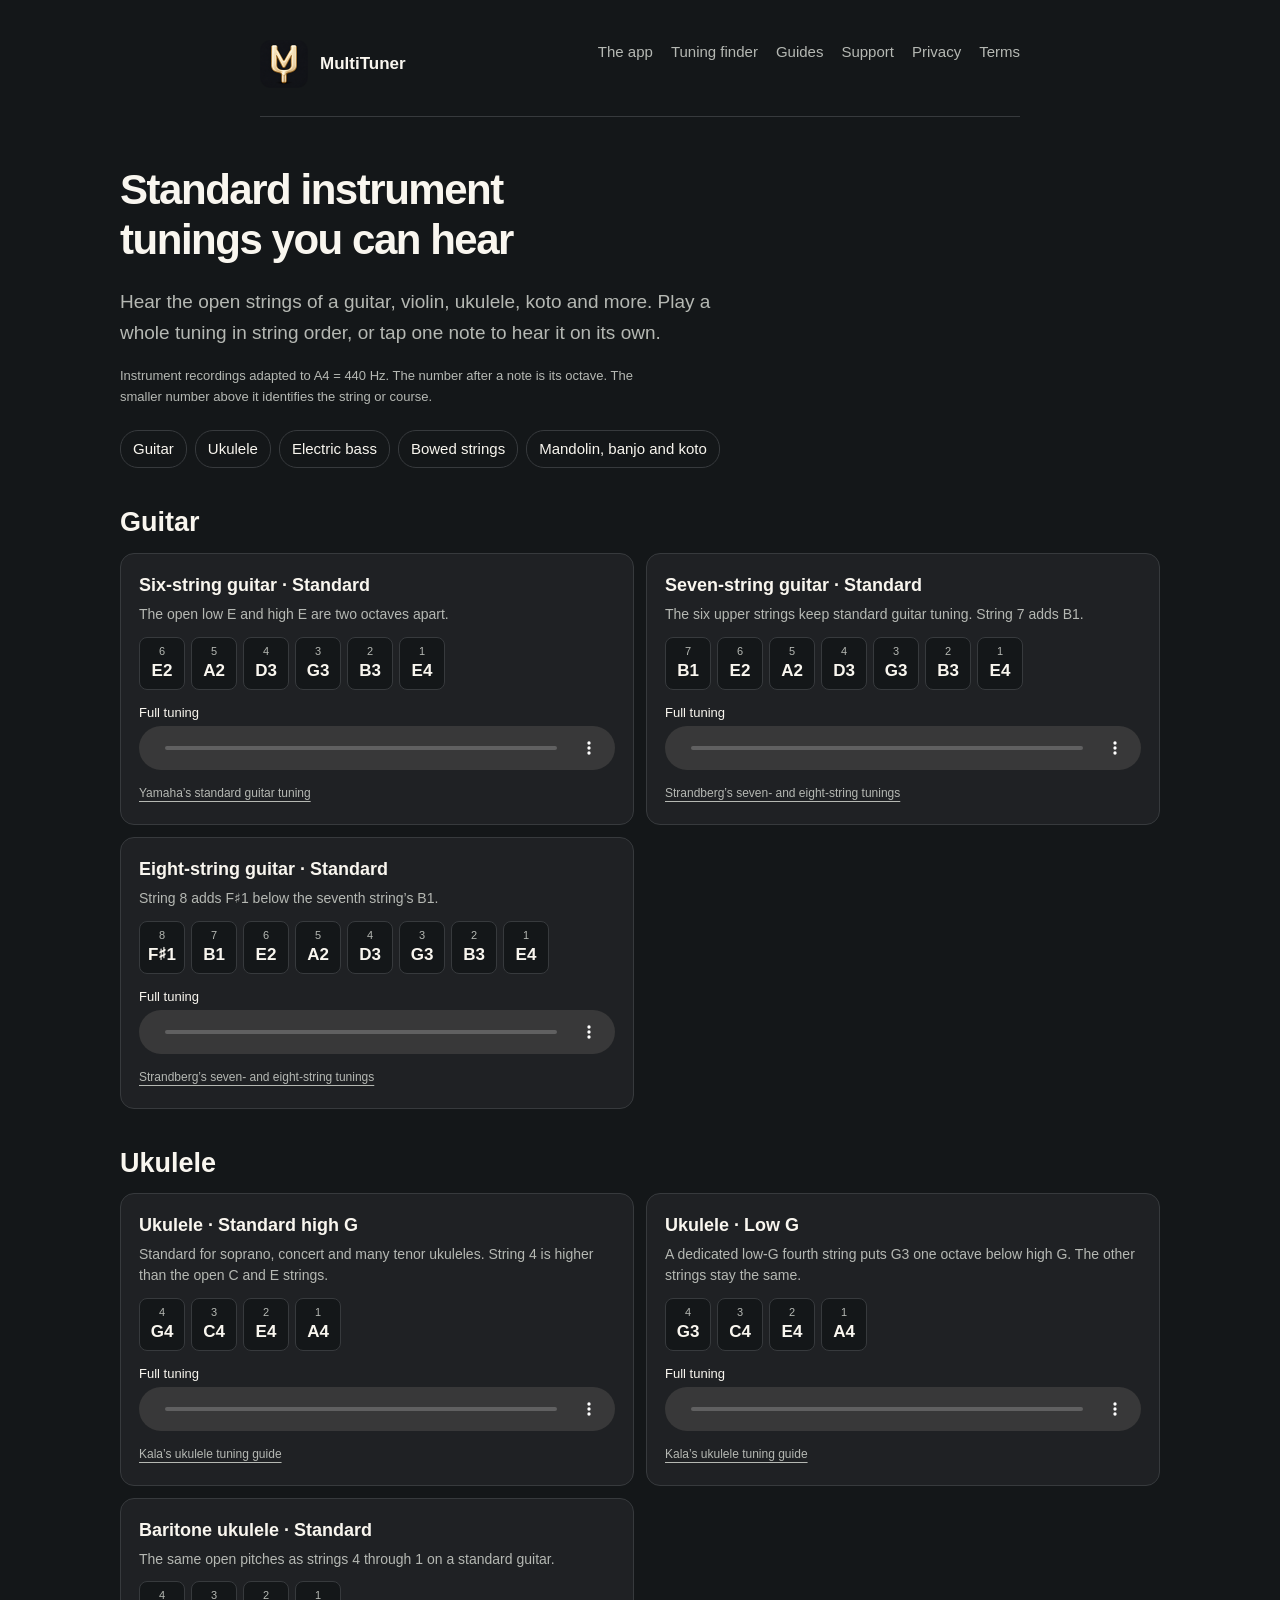
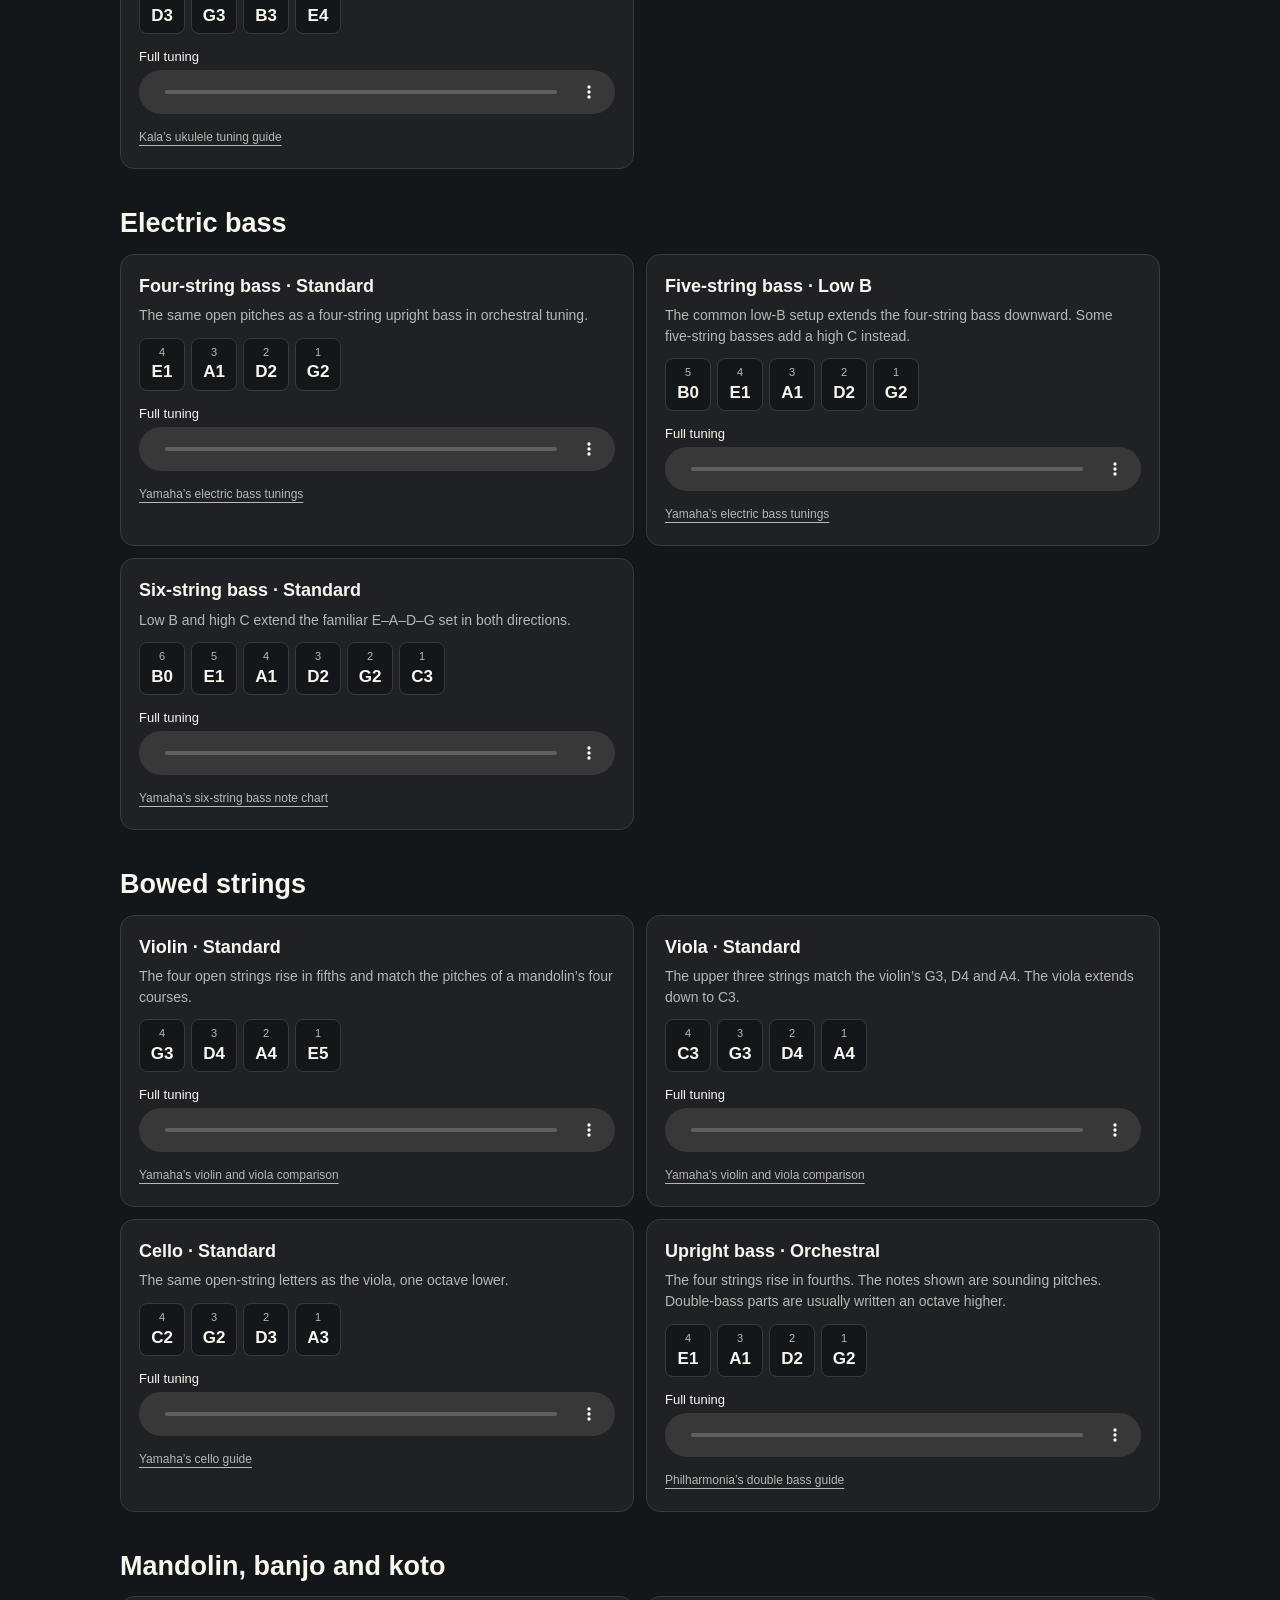
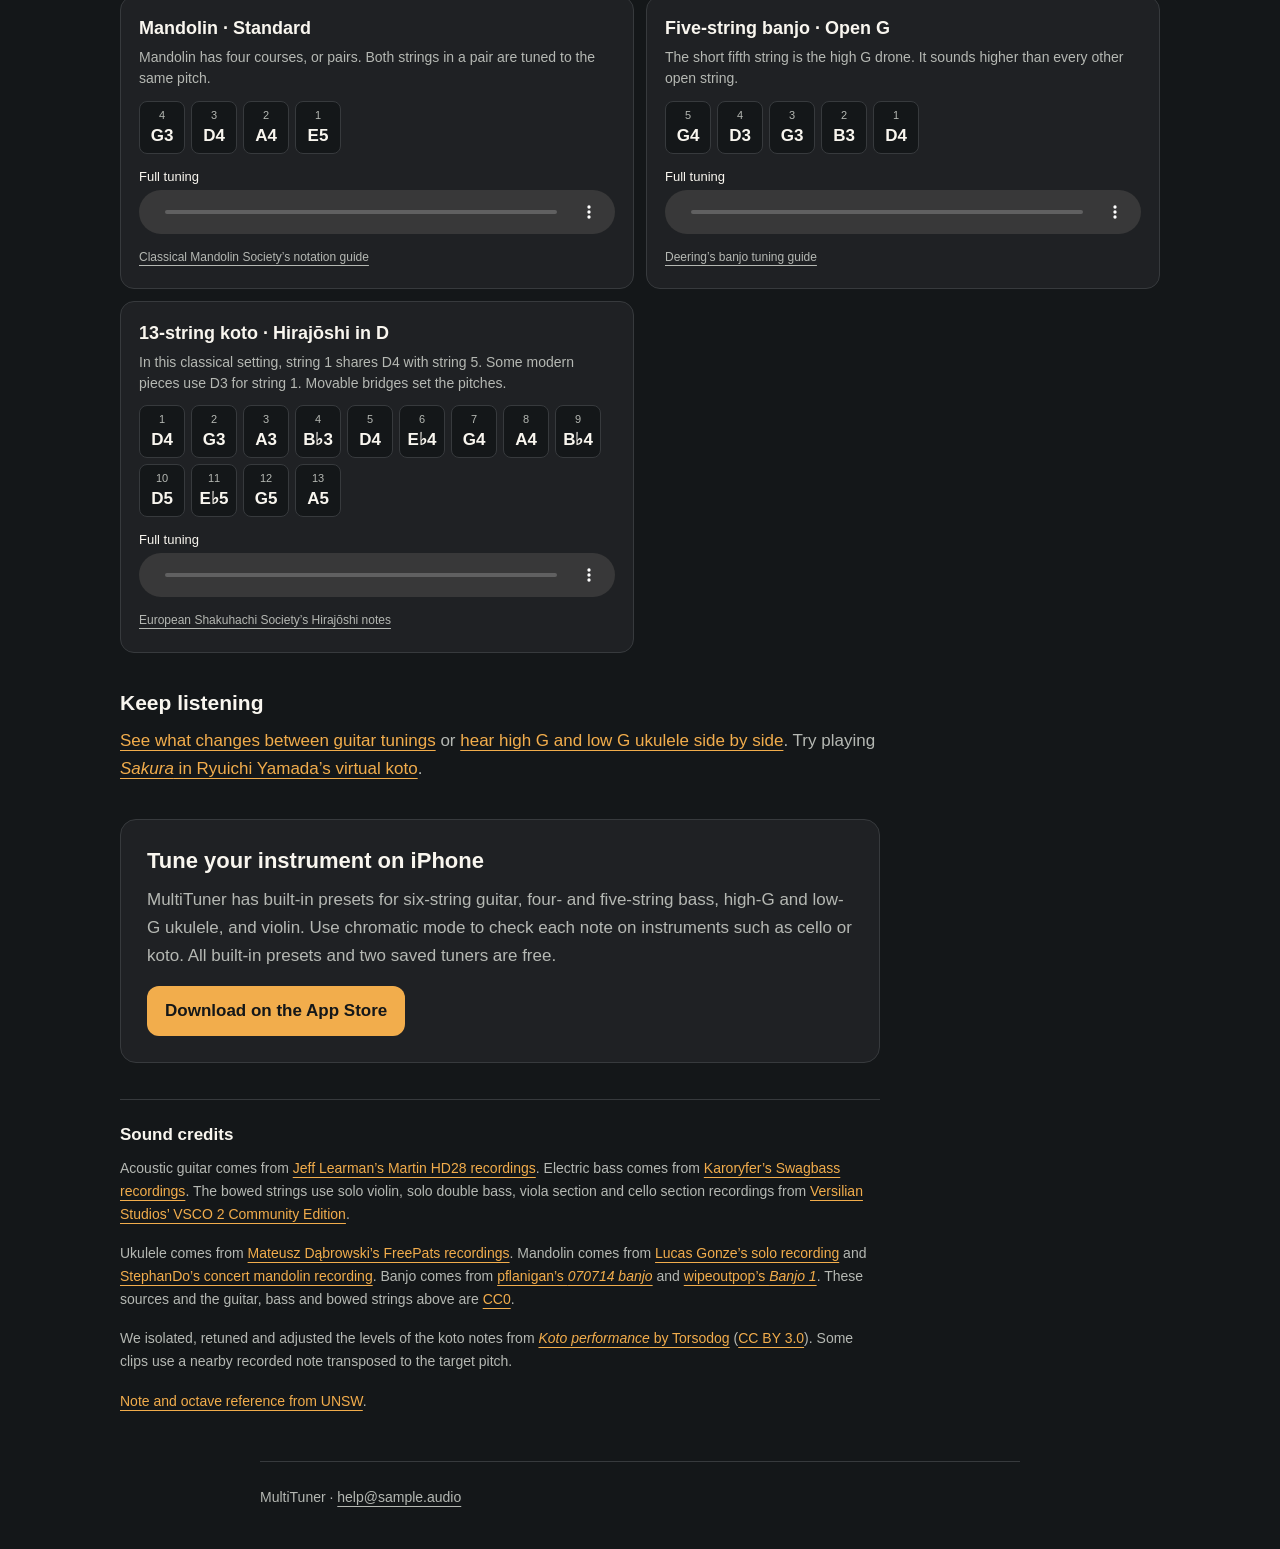
<file: standard-instrument-tunings.html>
<!doctype html>
<html lang="en"><head>
<meta charset="utf-8"><meta name="viewport" content="width=device-width,initial-scale=1">
<meta name="referrer" content="no-referrer">

<meta name="theme-color" content="#141719">
<meta http-equiv="Content-Security-Policy" content="default-src 'none'; img-src 'self'; style-src 'self'; base-uri 'none'; form-action 'none'; script-src 'self'; media-src 'self'">
<title>Standard Instrument Tunings You Can Hear — MultiTuner</title><meta name="description" content="Hear each open string or play a full tuning in order. Compare guitar, bass, ukulele, violin, viola, cello, double bass, mandolin, banjo and 13-string koto.">
<link rel="canonical" href="https://jentler.github.io/MultiTuner-support/standard-instrument-tunings.html">
<meta property="og:type" content="website"><meta property="og:site_name" content="MultiTuner">
<meta property="og:title" content="Standard Instrument Tunings You Can Hear — MultiTuner"><meta property="og:description" content="Hear each open string or play a full tuning in order. Compare guitar, bass, ukulele, violin, viola, cello, double bass, mandolin, banjo and 13-string koto.">
<meta property="og:url" content="https://jentler.github.io/MultiTuner-support/standard-instrument-tunings.html"><meta property="og:image" content="https://jentler.github.io/MultiTuner-support/assets/app-icon.png">
<link rel="icon" type="image/png" sizes="32x32" href="assets/app-icon-32.png"><link rel="stylesheet" href="styles.css?v=2">
<script src="assets/tuning-reference.js?v=2" defer></script>
</head><body>
<a class="skip" href="#main">Skip to content</a>
<header class="wrap"><a class="brand" href="app.html"><img src="assets/app-icon-96.png" width="48" height="48" alt=""><span>MultiTuner</span></a><nav aria-label="Main navigation"><a href="app.html">The app</a><a href="guitar-tunings.html">Tuning finder</a><a href="guides.html">Guides</a><a href="index.html#support">Support</a><a href="privacy.html">Privacy</a><a href="terms.html">Terms</a></nav></header>
<main id="main" class="wrap reference-page"><h1>Standard instrument tunings you can hear</h1>
<p class="intro">Hear the open strings of a guitar, violin, ukulele, koto and more. Play a whole tuning in string order, or tap one note to hear it on its own.</p>
<p class="small reference-method">Instrument recordings adapted to A4 = 440 Hz. The number after a note is its octave. The smaller number above it identifies the string or course.</p>
<nav class="reference-jump" aria-label="Jump to instruments"><a href="#guitar">Guitar</a><a href="#ukulele">Ukulele</a><a href="#electric-bass">Electric bass</a><a href="#bowed-strings">Bowed strings</a><a href="#other-plucked-strings">Mandolin, banjo and koto</a></nav>
<section class="reference-group" id="guitar"><h2>Guitar</h2><div class="reference-grid"><article class="reference-card" id="six-string-guitar">
<h3 id="six-string-guitar-heading">Six-string guitar · Standard</h3>
<p>The open low E and high E are two octaves apart.</p>
<ol class="reference-notes" aria-label="Open strings in playing order"><li><a class="reference-note" href="assets/tuning-audio/notes/guitar-40.mp3" aria-label="Play E2, string 6 on Six-string guitar · Standard"><span class="reference-string">6</span><strong>E2</strong></a></li><li><a class="reference-note" href="assets/tuning-audio/notes/guitar-45.mp3" aria-label="Play A2, string 5 on Six-string guitar · Standard"><span class="reference-string">5</span><strong>A2</strong></a></li><li><a class="reference-note" href="assets/tuning-audio/notes/guitar-50.mp3" aria-label="Play D3, string 4 on Six-string guitar · Standard"><span class="reference-string">4</span><strong>D3</strong></a></li><li><a class="reference-note" href="assets/tuning-audio/notes/guitar-55.mp3" aria-label="Play G3, string 3 on Six-string guitar · Standard"><span class="reference-string">3</span><strong>G3</strong></a></li><li><a class="reference-note" href="assets/tuning-audio/notes/guitar-59.mp3" aria-label="Play B3, string 2 on Six-string guitar · Standard"><span class="reference-string">2</span><strong>B3</strong></a></li><li><a class="reference-note" href="assets/tuning-audio/notes/guitar-64.mp3" aria-label="Play E4, string 1 on Six-string guitar · Standard"><span class="reference-string">1</span><strong>E4</strong></a></li></ol>
<div class="reference-audio-heading"><span id="six-string-guitar-track" data-reference-track aria-live="polite">Full tuning</span>
<a class="reference-return" href="assets/tuning-audio/tunings/six-string-guitar.mp3" hidden>Play full tuning</a></div>
<audio class="reference-audio" controls preload="none" src="assets/tuning-audio/tunings/six-string-guitar.mp3" aria-labelledby="six-string-guitar-heading six-string-guitar-track"><a href="assets/tuning-audio/tunings/six-string-guitar.mp3">Open full tuning audio</a></audio>
<p class="reference-error" role="status" data-reference-error hidden>Audio could not start. <a href="assets/tuning-audio/tunings/six-string-guitar.mp3">Open the audio file</a>.</p>
<a class="reference-source" href="https://www.yamaha.com/en/musical_instrument_guide/acoustic_guitar/mechanism/mechanism002.html">Yamaha’s standard guitar tuning</a>
</article><article class="reference-card" id="seven-string-guitar">
<h3 id="seven-string-guitar-heading">Seven-string guitar · Standard</h3>
<p>The six upper strings keep standard guitar tuning. String 7 adds B1.</p>
<ol class="reference-notes" aria-label="Open strings in playing order"><li><a class="reference-note" href="assets/tuning-audio/notes/guitar-35.mp3" aria-label="Play B1, string 7 on Seven-string guitar · Standard"><span class="reference-string">7</span><strong>B1</strong></a></li><li><a class="reference-note" href="assets/tuning-audio/notes/guitar-40.mp3" aria-label="Play E2, string 6 on Seven-string guitar · Standard"><span class="reference-string">6</span><strong>E2</strong></a></li><li><a class="reference-note" href="assets/tuning-audio/notes/guitar-45.mp3" aria-label="Play A2, string 5 on Seven-string guitar · Standard"><span class="reference-string">5</span><strong>A2</strong></a></li><li><a class="reference-note" href="assets/tuning-audio/notes/guitar-50.mp3" aria-label="Play D3, string 4 on Seven-string guitar · Standard"><span class="reference-string">4</span><strong>D3</strong></a></li><li><a class="reference-note" href="assets/tuning-audio/notes/guitar-55.mp3" aria-label="Play G3, string 3 on Seven-string guitar · Standard"><span class="reference-string">3</span><strong>G3</strong></a></li><li><a class="reference-note" href="assets/tuning-audio/notes/guitar-59.mp3" aria-label="Play B3, string 2 on Seven-string guitar · Standard"><span class="reference-string">2</span><strong>B3</strong></a></li><li><a class="reference-note" href="assets/tuning-audio/notes/guitar-64.mp3" aria-label="Play E4, string 1 on Seven-string guitar · Standard"><span class="reference-string">1</span><strong>E4</strong></a></li></ol>
<div class="reference-audio-heading"><span id="seven-string-guitar-track" data-reference-track aria-live="polite">Full tuning</span>
<a class="reference-return" href="assets/tuning-audio/tunings/seven-string-guitar.mp3" hidden>Play full tuning</a></div>
<audio class="reference-audio" controls preload="none" src="assets/tuning-audio/tunings/seven-string-guitar.mp3" aria-labelledby="seven-string-guitar-heading seven-string-guitar-track"><a href="assets/tuning-audio/tunings/seven-string-guitar.mp3">Open full tuning audio</a></audio>
<p class="reference-error" role="status" data-reference-error hidden>Audio could not start. <a href="assets/tuning-audio/tunings/seven-string-guitar.mp3">Open the audio file</a>.</p>
<a class="reference-source" href="https://strandbergguitars.com/en-FR/magazine/7-and-8-string-guitar-tunings-with-strandberg-">Strandberg’s seven- and eight-string tunings</a>
</article><article class="reference-card" id="eight-string-guitar">
<h3 id="eight-string-guitar-heading">Eight-string guitar · Standard</h3>
<p>String 8 adds F♯1 below the seventh string’s B1.</p>
<ol class="reference-notes" aria-label="Open strings in playing order"><li><a class="reference-note" href="assets/tuning-audio/notes/guitar-30.mp3" aria-label="Play F♯1, string 8 on Eight-string guitar · Standard"><span class="reference-string">8</span><strong>F♯1</strong></a></li><li><a class="reference-note" href="assets/tuning-audio/notes/guitar-35.mp3" aria-label="Play B1, string 7 on Eight-string guitar · Standard"><span class="reference-string">7</span><strong>B1</strong></a></li><li><a class="reference-note" href="assets/tuning-audio/notes/guitar-40.mp3" aria-label="Play E2, string 6 on Eight-string guitar · Standard"><span class="reference-string">6</span><strong>E2</strong></a></li><li><a class="reference-note" href="assets/tuning-audio/notes/guitar-45.mp3" aria-label="Play A2, string 5 on Eight-string guitar · Standard"><span class="reference-string">5</span><strong>A2</strong></a></li><li><a class="reference-note" href="assets/tuning-audio/notes/guitar-50.mp3" aria-label="Play D3, string 4 on Eight-string guitar · Standard"><span class="reference-string">4</span><strong>D3</strong></a></li><li><a class="reference-note" href="assets/tuning-audio/notes/guitar-55.mp3" aria-label="Play G3, string 3 on Eight-string guitar · Standard"><span class="reference-string">3</span><strong>G3</strong></a></li><li><a class="reference-note" href="assets/tuning-audio/notes/guitar-59.mp3" aria-label="Play B3, string 2 on Eight-string guitar · Standard"><span class="reference-string">2</span><strong>B3</strong></a></li><li><a class="reference-note" href="assets/tuning-audio/notes/guitar-64.mp3" aria-label="Play E4, string 1 on Eight-string guitar · Standard"><span class="reference-string">1</span><strong>E4</strong></a></li></ol>
<div class="reference-audio-heading"><span id="eight-string-guitar-track" data-reference-track aria-live="polite">Full tuning</span>
<a class="reference-return" href="assets/tuning-audio/tunings/eight-string-guitar.mp3" hidden>Play full tuning</a></div>
<audio class="reference-audio" controls preload="none" src="assets/tuning-audio/tunings/eight-string-guitar.mp3" aria-labelledby="eight-string-guitar-heading eight-string-guitar-track"><a href="assets/tuning-audio/tunings/eight-string-guitar.mp3">Open full tuning audio</a></audio>
<p class="reference-error" role="status" data-reference-error hidden>Audio could not start. <a href="assets/tuning-audio/tunings/eight-string-guitar.mp3">Open the audio file</a>.</p>
<a class="reference-source" href="https://strandbergguitars.com/en-FR/magazine/7-and-8-string-guitar-tunings-with-strandberg-">Strandberg’s seven- and eight-string tunings</a>
</article></div></section><section class="reference-group" id="ukulele"><h2>Ukulele</h2><div class="reference-grid"><article class="reference-card" id="high-g-ukulele">
<h3 id="high-g-ukulele-heading">Ukulele · Standard high G</h3>
<p>Standard for soprano, concert and many tenor ukuleles. String 4 is higher than the open C and E strings.</p>
<ol class="reference-notes" aria-label="Open strings in playing order"><li><a class="reference-note" href="assets/tuning-audio/notes/ukulele-67.mp3" aria-label="Play G4, string 4 on Ukulele · Standard high G"><span class="reference-string">4</span><strong>G4</strong></a></li><li><a class="reference-note" href="assets/tuning-audio/notes/ukulele-60.mp3" aria-label="Play C4, string 3 on Ukulele · Standard high G"><span class="reference-string">3</span><strong>C4</strong></a></li><li><a class="reference-note" href="assets/tuning-audio/notes/ukulele-64.mp3" aria-label="Play E4, string 2 on Ukulele · Standard high G"><span class="reference-string">2</span><strong>E4</strong></a></li><li><a class="reference-note" href="assets/tuning-audio/notes/ukulele-69.mp3" aria-label="Play A4, string 1 on Ukulele · Standard high G"><span class="reference-string">1</span><strong>A4</strong></a></li></ol>
<div class="reference-audio-heading"><span id="high-g-ukulele-track" data-reference-track aria-live="polite">Full tuning</span>
<a class="reference-return" href="assets/tuning-audio/tunings/high-g-ukulele.mp3" hidden>Play full tuning</a></div>
<audio class="reference-audio" controls preload="none" src="assets/tuning-audio/tunings/high-g-ukulele.mp3" aria-labelledby="high-g-ukulele-heading high-g-ukulele-track"><a href="assets/tuning-audio/tunings/high-g-ukulele.mp3">Open full tuning audio</a></audio>
<p class="reference-error" role="status" data-reference-error hidden>Audio could not start. <a href="assets/tuning-audio/tunings/high-g-ukulele.mp3">Open the audio file</a>.</p>
<a class="reference-source" href="https://kalabrand.com/blogs/home/ukulele-tuning-decoded">Kala’s ukulele tuning guide</a>
</article><article class="reference-card" id="low-g-ukulele">
<h3 id="low-g-ukulele-heading">Ukulele · Low G</h3>
<p>A dedicated low-G fourth string puts G3 one octave below high G. The other strings stay the same.</p>
<ol class="reference-notes" aria-label="Open strings in playing order"><li><a class="reference-note" href="assets/tuning-audio/notes/ukulele-55.mp3" aria-label="Play G3, string 4 on Ukulele · Low G"><span class="reference-string">4</span><strong>G3</strong></a></li><li><a class="reference-note" href="assets/tuning-audio/notes/ukulele-60.mp3" aria-label="Play C4, string 3 on Ukulele · Low G"><span class="reference-string">3</span><strong>C4</strong></a></li><li><a class="reference-note" href="assets/tuning-audio/notes/ukulele-64.mp3" aria-label="Play E4, string 2 on Ukulele · Low G"><span class="reference-string">2</span><strong>E4</strong></a></li><li><a class="reference-note" href="assets/tuning-audio/notes/ukulele-69.mp3" aria-label="Play A4, string 1 on Ukulele · Low G"><span class="reference-string">1</span><strong>A4</strong></a></li></ol>
<div class="reference-audio-heading"><span id="low-g-ukulele-track" data-reference-track aria-live="polite">Full tuning</span>
<a class="reference-return" href="assets/tuning-audio/tunings/low-g-ukulele.mp3" hidden>Play full tuning</a></div>
<audio class="reference-audio" controls preload="none" src="assets/tuning-audio/tunings/low-g-ukulele.mp3" aria-labelledby="low-g-ukulele-heading low-g-ukulele-track"><a href="assets/tuning-audio/tunings/low-g-ukulele.mp3">Open full tuning audio</a></audio>
<p class="reference-error" role="status" data-reference-error hidden>Audio could not start. <a href="assets/tuning-audio/tunings/low-g-ukulele.mp3">Open the audio file</a>.</p>
<a class="reference-source" href="https://kalabrand.com/blogs/home/ukulele-tuning-decoded">Kala’s ukulele tuning guide</a>
</article><article class="reference-card" id="baritone-ukulele">
<h3 id="baritone-ukulele-heading">Baritone ukulele · Standard</h3>
<p>The same open pitches as strings 4 through 1 on a standard guitar.</p>
<ol class="reference-notes" aria-label="Open strings in playing order"><li><a class="reference-note" href="assets/tuning-audio/notes/ukulele-50.mp3" aria-label="Play D3, string 4 on Baritone ukulele · Standard"><span class="reference-string">4</span><strong>D3</strong></a></li><li><a class="reference-note" href="assets/tuning-audio/notes/ukulele-55.mp3" aria-label="Play G3, string 3 on Baritone ukulele · Standard"><span class="reference-string">3</span><strong>G3</strong></a></li><li><a class="reference-note" href="assets/tuning-audio/notes/ukulele-59.mp3" aria-label="Play B3, string 2 on Baritone ukulele · Standard"><span class="reference-string">2</span><strong>B3</strong></a></li><li><a class="reference-note" href="assets/tuning-audio/notes/ukulele-64.mp3" aria-label="Play E4, string 1 on Baritone ukulele · Standard"><span class="reference-string">1</span><strong>E4</strong></a></li></ol>
<div class="reference-audio-heading"><span id="baritone-ukulele-track" data-reference-track aria-live="polite">Full tuning</span>
<a class="reference-return" href="assets/tuning-audio/tunings/baritone-ukulele.mp3" hidden>Play full tuning</a></div>
<audio class="reference-audio" controls preload="none" src="assets/tuning-audio/tunings/baritone-ukulele.mp3" aria-labelledby="baritone-ukulele-heading baritone-ukulele-track"><a href="assets/tuning-audio/tunings/baritone-ukulele.mp3">Open full tuning audio</a></audio>
<p class="reference-error" role="status" data-reference-error hidden>Audio could not start. <a href="assets/tuning-audio/tunings/baritone-ukulele.mp3">Open the audio file</a>.</p>
<a class="reference-source" href="https://kalabrand.com/blogs/home/ukulele-tuning-decoded">Kala’s ukulele tuning guide</a>
</article></div></section><section class="reference-group" id="electric-bass"><h2>Electric bass</h2><div class="reference-grid"><article class="reference-card" id="four-string-bass">
<h3 id="four-string-bass-heading">Four-string bass · Standard</h3>
<p>The same open pitches as a four-string upright bass in orchestral tuning.</p>
<ol class="reference-notes" aria-label="Open strings in playing order"><li><a class="reference-note" href="assets/tuning-audio/notes/bass-28.mp3" aria-label="Play E1, string 4 on Four-string bass · Standard"><span class="reference-string">4</span><strong>E1</strong></a></li><li><a class="reference-note" href="assets/tuning-audio/notes/bass-33.mp3" aria-label="Play A1, string 3 on Four-string bass · Standard"><span class="reference-string">3</span><strong>A1</strong></a></li><li><a class="reference-note" href="assets/tuning-audio/notes/bass-38.mp3" aria-label="Play D2, string 2 on Four-string bass · Standard"><span class="reference-string">2</span><strong>D2</strong></a></li><li><a class="reference-note" href="assets/tuning-audio/notes/bass-43.mp3" aria-label="Play G2, string 1 on Four-string bass · Standard"><span class="reference-string">1</span><strong>G2</strong></a></li></ol>
<div class="reference-audio-heading"><span id="four-string-bass-track" data-reference-track aria-live="polite">Full tuning</span>
<a class="reference-return" href="assets/tuning-audio/tunings/four-string-bass.mp3" hidden>Play full tuning</a></div>
<audio class="reference-audio" controls preload="none" src="assets/tuning-audio/tunings/four-string-bass.mp3" aria-labelledby="four-string-bass-heading four-string-bass-track"><a href="assets/tuning-audio/tunings/four-string-bass.mp3">Open full tuning audio</a></audio>
<p class="reference-error" role="status" data-reference-error hidden>Audio could not start. <a href="assets/tuning-audio/tunings/four-string-bass.mp3">Open the audio file</a>.</p>
<a class="reference-source" href="https://hub.yamaha.com/guitars/bass/alternate-bass-tunings/">Yamaha’s electric bass tunings</a>
</article><article class="reference-card" id="five-string-bass">
<h3 id="five-string-bass-heading">Five-string bass · Low B</h3>
<p>The common low-B setup extends the four-string bass downward. Some five-string basses add a high C instead.</p>
<ol class="reference-notes" aria-label="Open strings in playing order"><li><a class="reference-note" href="assets/tuning-audio/notes/bass-23.mp3" aria-label="Play B0, string 5 on Five-string bass · Low B"><span class="reference-string">5</span><strong>B0</strong></a></li><li><a class="reference-note" href="assets/tuning-audio/notes/bass-28.mp3" aria-label="Play E1, string 4 on Five-string bass · Low B"><span class="reference-string">4</span><strong>E1</strong></a></li><li><a class="reference-note" href="assets/tuning-audio/notes/bass-33.mp3" aria-label="Play A1, string 3 on Five-string bass · Low B"><span class="reference-string">3</span><strong>A1</strong></a></li><li><a class="reference-note" href="assets/tuning-audio/notes/bass-38.mp3" aria-label="Play D2, string 2 on Five-string bass · Low B"><span class="reference-string">2</span><strong>D2</strong></a></li><li><a class="reference-note" href="assets/tuning-audio/notes/bass-43.mp3" aria-label="Play G2, string 1 on Five-string bass · Low B"><span class="reference-string">1</span><strong>G2</strong></a></li></ol>
<div class="reference-audio-heading"><span id="five-string-bass-track" data-reference-track aria-live="polite">Full tuning</span>
<a class="reference-return" href="assets/tuning-audio/tunings/five-string-bass.mp3" hidden>Play full tuning</a></div>
<audio class="reference-audio" controls preload="none" src="assets/tuning-audio/tunings/five-string-bass.mp3" aria-labelledby="five-string-bass-heading five-string-bass-track"><a href="assets/tuning-audio/tunings/five-string-bass.mp3">Open full tuning audio</a></audio>
<p class="reference-error" role="status" data-reference-error hidden>Audio could not start. <a href="assets/tuning-audio/tunings/five-string-bass.mp3">Open the audio file</a>.</p>
<a class="reference-source" href="https://hub.yamaha.com/guitars/bass/alternate-bass-tunings/">Yamaha’s electric bass tunings</a>
</article><article class="reference-card" id="six-string-bass">
<h3 id="six-string-bass-heading">Six-string bass · Standard</h3>
<p>Low B and high C extend the familiar E–A–D–G set in both directions.</p>
<ol class="reference-notes" aria-label="Open strings in playing order"><li><a class="reference-note" href="assets/tuning-audio/notes/bass-23.mp3" aria-label="Play B0, string 6 on Six-string bass · Standard"><span class="reference-string">6</span><strong>B0</strong></a></li><li><a class="reference-note" href="assets/tuning-audio/notes/bass-28.mp3" aria-label="Play E1, string 5 on Six-string bass · Standard"><span class="reference-string">5</span><strong>E1</strong></a></li><li><a class="reference-note" href="assets/tuning-audio/notes/bass-33.mp3" aria-label="Play A1, string 4 on Six-string bass · Standard"><span class="reference-string">4</span><strong>A1</strong></a></li><li><a class="reference-note" href="assets/tuning-audio/notes/bass-38.mp3" aria-label="Play D2, string 3 on Six-string bass · Standard"><span class="reference-string">3</span><strong>D2</strong></a></li><li><a class="reference-note" href="assets/tuning-audio/notes/bass-43.mp3" aria-label="Play G2, string 2 on Six-string bass · Standard"><span class="reference-string">2</span><strong>G2</strong></a></li><li><a class="reference-note" href="assets/tuning-audio/notes/bass-48.mp3" aria-label="Play C3, string 1 on Six-string bass · Standard"><span class="reference-string">1</span><strong>C3</strong></a></li></ol>
<div class="reference-audio-heading"><span id="six-string-bass-track" data-reference-track aria-live="polite">Full tuning</span>
<a class="reference-return" href="assets/tuning-audio/tunings/six-string-bass.mp3" hidden>Play full tuning</a></div>
<audio class="reference-audio" controls preload="none" src="assets/tuning-audio/tunings/six-string-bass.mp3" aria-labelledby="six-string-bass-heading six-string-bass-track"><a href="assets/tuning-audio/tunings/six-string-bass.mp3">Open full tuning audio</a></audio>
<p class="reference-error" role="status" data-reference-error hidden>Audio could not start. <a href="assets/tuning-audio/tunings/six-string-bass.mp3">Open the audio file</a>.</p>
<a class="reference-source" href="https://usa.yamaha.com/files/download/other_assets/6/333416/yt150_en.pdf">Yamaha’s six-string bass note chart</a>
</article></div></section><section class="reference-group" id="bowed-strings"><h2>Bowed strings</h2><div class="reference-grid"><article class="reference-card" id="violin">
<h3 id="violin-heading">Violin · Standard</h3>
<p>The four open strings rise in fifths and match the pitches of a mandolin’s four courses.</p>
<ol class="reference-notes" aria-label="Open strings in playing order"><li><a class="reference-note" href="assets/tuning-audio/notes/violin-55.mp3" aria-label="Play G3, string 4 on Violin · Standard"><span class="reference-string">4</span><strong>G3</strong></a></li><li><a class="reference-note" href="assets/tuning-audio/notes/violin-62.mp3" aria-label="Play D4, string 3 on Violin · Standard"><span class="reference-string">3</span><strong>D4</strong></a></li><li><a class="reference-note" href="assets/tuning-audio/notes/violin-69.mp3" aria-label="Play A4, string 2 on Violin · Standard"><span class="reference-string">2</span><strong>A4</strong></a></li><li><a class="reference-note" href="assets/tuning-audio/notes/violin-76.mp3" aria-label="Play E5, string 1 on Violin · Standard"><span class="reference-string">1</span><strong>E5</strong></a></li></ol>
<div class="reference-audio-heading"><span id="violin-track" data-reference-track aria-live="polite">Full tuning</span>
<a class="reference-return" href="assets/tuning-audio/tunings/violin.mp3" hidden>Play full tuning</a></div>
<audio class="reference-audio" controls preload="none" src="assets/tuning-audio/tunings/violin.mp3" aria-labelledby="violin-heading violin-track"><a href="assets/tuning-audio/tunings/violin.mp3">Open full tuning audio</a></audio>
<p class="reference-error" role="status" data-reference-error hidden>Audio could not start. <a href="assets/tuning-audio/tunings/violin.mp3">Open the audio file</a>.</p>
<a class="reference-source" href="https://hub.yamaha.com/strings/s-acoustic/whats-the-difference-between-violin-and-viola/">Yamaha’s violin and viola comparison</a>
</article><article class="reference-card" id="viola">
<h3 id="viola-heading">Viola · Standard</h3>
<p>The upper three strings match the violin’s G3, D4 and A4. The viola extends down to C3.</p>
<ol class="reference-notes" aria-label="Open strings in playing order"><li><a class="reference-note" href="assets/tuning-audio/notes/viola-48.mp3" aria-label="Play C3, string 4 on Viola · Standard"><span class="reference-string">4</span><strong>C3</strong></a></li><li><a class="reference-note" href="assets/tuning-audio/notes/viola-55.mp3" aria-label="Play G3, string 3 on Viola · Standard"><span class="reference-string">3</span><strong>G3</strong></a></li><li><a class="reference-note" href="assets/tuning-audio/notes/viola-62.mp3" aria-label="Play D4, string 2 on Viola · Standard"><span class="reference-string">2</span><strong>D4</strong></a></li><li><a class="reference-note" href="assets/tuning-audio/notes/viola-69.mp3" aria-label="Play A4, string 1 on Viola · Standard"><span class="reference-string">1</span><strong>A4</strong></a></li></ol>
<div class="reference-audio-heading"><span id="viola-track" data-reference-track aria-live="polite">Full tuning</span>
<a class="reference-return" href="assets/tuning-audio/tunings/viola.mp3" hidden>Play full tuning</a></div>
<audio class="reference-audio" controls preload="none" src="assets/tuning-audio/tunings/viola.mp3" aria-labelledby="viola-heading viola-track"><a href="assets/tuning-audio/tunings/viola.mp3">Open full tuning audio</a></audio>
<p class="reference-error" role="status" data-reference-error hidden>Audio could not start. <a href="assets/tuning-audio/tunings/viola.mp3">Open the audio file</a>.</p>
<a class="reference-source" href="https://hub.yamaha.com/strings/s-acoustic/whats-the-difference-between-violin-and-viola/">Yamaha’s violin and viola comparison</a>
</article><article class="reference-card" id="cello">
<h3 id="cello-heading">Cello · Standard</h3>
<p>The same open-string letters as the viola, one octave lower.</p>
<ol class="reference-notes" aria-label="Open strings in playing order"><li><a class="reference-note" href="assets/tuning-audio/notes/cello-36.mp3" aria-label="Play C2, string 4 on Cello · Standard"><span class="reference-string">4</span><strong>C2</strong></a></li><li><a class="reference-note" href="assets/tuning-audio/notes/cello-43.mp3" aria-label="Play G2, string 3 on Cello · Standard"><span class="reference-string">3</span><strong>G2</strong></a></li><li><a class="reference-note" href="assets/tuning-audio/notes/cello-50.mp3" aria-label="Play D3, string 2 on Cello · Standard"><span class="reference-string">2</span><strong>D3</strong></a></li><li><a class="reference-note" href="assets/tuning-audio/notes/cello-57.mp3" aria-label="Play A3, string 1 on Cello · Standard"><span class="reference-string">1</span><strong>A3</strong></a></li></ol>
<div class="reference-audio-heading"><span id="cello-track" data-reference-track aria-live="polite">Full tuning</span>
<a class="reference-return" href="assets/tuning-audio/tunings/cello.mp3" hidden>Play full tuning</a></div>
<audio class="reference-audio" controls preload="none" src="assets/tuning-audio/tunings/cello.mp3" aria-labelledby="cello-heading cello-track"><a href="assets/tuning-audio/tunings/cello.mp3">Open full tuning audio</a></audio>
<p class="reference-error" role="status" data-reference-error hidden>Audio could not start. <a href="assets/tuning-audio/tunings/cello.mp3">Open the audio file</a>.</p>
<a class="reference-source" href="https://hub.europe.yamaha.com/articles/the-essential-cello">Yamaha’s cello guide</a>
</article><article class="reference-card" id="upright-bass">
<h3 id="upright-bass-heading">Upright bass · Orchestral</h3>
<p>The four strings rise in fourths. The notes shown are sounding pitches. Double-bass parts are usually written an octave higher.</p>
<ol class="reference-notes" aria-label="Open strings in playing order"><li><a class="reference-note" href="assets/tuning-audio/notes/double-bass-28.mp3" aria-label="Play E1, string 4 on Upright bass · Orchestral"><span class="reference-string">4</span><strong>E1</strong></a></li><li><a class="reference-note" href="assets/tuning-audio/notes/double-bass-33.mp3" aria-label="Play A1, string 3 on Upright bass · Orchestral"><span class="reference-string">3</span><strong>A1</strong></a></li><li><a class="reference-note" href="assets/tuning-audio/notes/double-bass-38.mp3" aria-label="Play D2, string 2 on Upright bass · Orchestral"><span class="reference-string">2</span><strong>D2</strong></a></li><li><a class="reference-note" href="assets/tuning-audio/notes/double-bass-43.mp3" aria-label="Play G2, string 1 on Upright bass · Orchestral"><span class="reference-string">1</span><strong>G2</strong></a></li></ol>
<div class="reference-audio-heading"><span id="upright-bass-track" data-reference-track aria-live="polite">Full tuning</span>
<a class="reference-return" href="assets/tuning-audio/tunings/upright-bass.mp3" hidden>Play full tuning</a></div>
<audio class="reference-audio" controls preload="none" src="assets/tuning-audio/tunings/upright-bass.mp3" aria-labelledby="upright-bass-heading upright-bass-track"><a href="assets/tuning-audio/tunings/upright-bass.mp3">Open full tuning audio</a></audio>
<p class="reference-error" role="status" data-reference-error hidden>Audio could not start. <a href="assets/tuning-audio/tunings/upright-bass.mp3">Open the audio file</a>.</p>
<a class="reference-source" href="https://philharmonia.co.uk/resources/instruments/double-bass/">Philharmonia’s double bass guide</a>
</article></div></section><section class="reference-group" id="other-plucked-strings"><h2>Mandolin, banjo and koto</h2><div class="reference-grid"><article class="reference-card" id="mandolin">
<h3 id="mandolin-heading">Mandolin · Standard</h3>
<p>Mandolin has four courses, or pairs. Both strings in a pair are tuned to the same pitch.</p>
<ol class="reference-notes" aria-label="Open strings in playing order"><li><a class="reference-note" href="assets/tuning-audio/notes/mandolin-55.mp3" aria-label="Play G3, string 4 on Mandolin · Standard"><span class="reference-string">4</span><strong>G3</strong></a></li><li><a class="reference-note" href="assets/tuning-audio/notes/mandolin-62.mp3" aria-label="Play D4, string 3 on Mandolin · Standard"><span class="reference-string">3</span><strong>D4</strong></a></li><li><a class="reference-note" href="assets/tuning-audio/notes/mandolin-69.mp3" aria-label="Play A4, string 2 on Mandolin · Standard"><span class="reference-string">2</span><strong>A4</strong></a></li><li><a class="reference-note" href="assets/tuning-audio/notes/mandolin-76.mp3" aria-label="Play E5, string 1 on Mandolin · Standard"><span class="reference-string">1</span><strong>E5</strong></a></li></ol>
<div class="reference-audio-heading"><span id="mandolin-track" data-reference-track aria-live="polite">Full tuning</span>
<a class="reference-return" href="assets/tuning-audio/tunings/mandolin.mp3" hidden>Play full tuning</a></div>
<audio class="reference-audio" controls preload="none" src="assets/tuning-audio/tunings/mandolin.mp3" aria-labelledby="mandolin-heading mandolin-track"><a href="assets/tuning-audio/tunings/mandolin.mp3">Open full tuning audio</a></audio>
<p class="reference-error" role="status" data-reference-error hidden>Audio could not start. <a href="assets/tuning-audio/tunings/mandolin.mp3">Open the audio file</a>.</p>
<a class="reference-source" href="https://classicalmandolinsociety.org/wp-content/uploads/Music_Notation_for_Mandolin_Family_Instruments_v3.pdf">Classical Mandolin Society’s notation guide</a>
</article><article class="reference-card" id="five-string-banjo">
<h3 id="five-string-banjo-heading">Five-string banjo · Open G</h3>
<p>The short fifth string is the high G drone. It sounds higher than every other open string.</p>
<ol class="reference-notes" aria-label="Open strings in playing order"><li><a class="reference-note" href="assets/tuning-audio/notes/banjo-67.mp3" aria-label="Play G4, string 5 on Five-string banjo · Open G"><span class="reference-string">5</span><strong>G4</strong></a></li><li><a class="reference-note" href="assets/tuning-audio/notes/banjo-50.mp3" aria-label="Play D3, string 4 on Five-string banjo · Open G"><span class="reference-string">4</span><strong>D3</strong></a></li><li><a class="reference-note" href="assets/tuning-audio/notes/banjo-55.mp3" aria-label="Play G3, string 3 on Five-string banjo · Open G"><span class="reference-string">3</span><strong>G3</strong></a></li><li><a class="reference-note" href="assets/tuning-audio/notes/banjo-59.mp3" aria-label="Play B3, string 2 on Five-string banjo · Open G"><span class="reference-string">2</span><strong>B3</strong></a></li><li><a class="reference-note" href="assets/tuning-audio/notes/banjo-62.mp3" aria-label="Play D4, string 1 on Five-string banjo · Open G"><span class="reference-string">1</span><strong>D4</strong></a></li></ol>
<div class="reference-audio-heading"><span id="five-string-banjo-track" data-reference-track aria-live="polite">Full tuning</span>
<a class="reference-return" href="assets/tuning-audio/tunings/five-string-banjo.mp3" hidden>Play full tuning</a></div>
<audio class="reference-audio" controls preload="none" src="assets/tuning-audio/tunings/five-string-banjo.mp3" aria-labelledby="five-string-banjo-heading five-string-banjo-track"><a href="assets/tuning-audio/tunings/five-string-banjo.mp3">Open full tuning audio</a></audio>
<p class="reference-error" role="status" data-reference-error hidden>Audio could not start. <a href="assets/tuning-audio/tunings/five-string-banjo.mp3">Open the audio file</a>.</p>
<a class="reference-source" href="https://www.deeringbanjos.com/pages/how-to-tune-a-banjo">Deering’s banjo tuning guide</a>
</article><article class="reference-card" id="hirajoshi-koto">
<h3 id="hirajoshi-koto-heading">13-string koto · Hirajōshi in D</h3>
<p>In this classical setting, string 1 shares D4 with string 5. Some modern pieces use D3 for string 1. Movable bridges set the pitches.</p>
<ol class="reference-notes" aria-label="Open strings in playing order"><li><a class="reference-note" href="assets/tuning-audio/notes/koto-62.mp3" aria-label="Play D4, string 1 on 13-string koto · Hirajōshi in D"><span class="reference-string">1</span><strong>D4</strong></a></li><li><a class="reference-note" href="assets/tuning-audio/notes/koto-55.mp3" aria-label="Play G3, string 2 on 13-string koto · Hirajōshi in D"><span class="reference-string">2</span><strong>G3</strong></a></li><li><a class="reference-note" href="assets/tuning-audio/notes/koto-57.mp3" aria-label="Play A3, string 3 on 13-string koto · Hirajōshi in D"><span class="reference-string">3</span><strong>A3</strong></a></li><li><a class="reference-note" href="assets/tuning-audio/notes/koto-58.mp3" aria-label="Play B♭3, string 4 on 13-string koto · Hirajōshi in D"><span class="reference-string">4</span><strong>B♭3</strong></a></li><li><a class="reference-note" href="assets/tuning-audio/notes/koto-62.mp3" aria-label="Play D4, string 5 on 13-string koto · Hirajōshi in D"><span class="reference-string">5</span><strong>D4</strong></a></li><li><a class="reference-note" href="assets/tuning-audio/notes/koto-63.mp3" aria-label="Play E♭4, string 6 on 13-string koto · Hirajōshi in D"><span class="reference-string">6</span><strong>E♭4</strong></a></li><li><a class="reference-note" href="assets/tuning-audio/notes/koto-67.mp3" aria-label="Play G4, string 7 on 13-string koto · Hirajōshi in D"><span class="reference-string">7</span><strong>G4</strong></a></li><li><a class="reference-note" href="assets/tuning-audio/notes/koto-69.mp3" aria-label="Play A4, string 8 on 13-string koto · Hirajōshi in D"><span class="reference-string">8</span><strong>A4</strong></a></li><li><a class="reference-note" href="assets/tuning-audio/notes/koto-70.mp3" aria-label="Play B♭4, string 9 on 13-string koto · Hirajōshi in D"><span class="reference-string">9</span><strong>B♭4</strong></a></li><li><a class="reference-note" href="assets/tuning-audio/notes/koto-74.mp3" aria-label="Play D5, string 10 on 13-string koto · Hirajōshi in D"><span class="reference-string">10</span><strong>D5</strong></a></li><li><a class="reference-note" href="assets/tuning-audio/notes/koto-75.mp3" aria-label="Play E♭5, string 11 on 13-string koto · Hirajōshi in D"><span class="reference-string">11</span><strong>E♭5</strong></a></li><li><a class="reference-note" href="assets/tuning-audio/notes/koto-79.mp3" aria-label="Play G5, string 12 on 13-string koto · Hirajōshi in D"><span class="reference-string">12</span><strong>G5</strong></a></li><li><a class="reference-note" href="assets/tuning-audio/notes/koto-81.mp3" aria-label="Play A5, string 13 on 13-string koto · Hirajōshi in D"><span class="reference-string">13</span><strong>A5</strong></a></li></ol>
<div class="reference-audio-heading"><span id="hirajoshi-koto-track" data-reference-track aria-live="polite">Full tuning</span>
<a class="reference-return" href="assets/tuning-audio/tunings/hirajoshi-koto.mp3" hidden>Play full tuning</a></div>
<audio class="reference-audio" controls preload="none" src="assets/tuning-audio/tunings/hirajoshi-koto.mp3" aria-labelledby="hirajoshi-koto-heading hirajoshi-koto-track"><a href="assets/tuning-audio/tunings/hirajoshi-koto.mp3">Open full tuning audio</a></audio>
<p class="reference-error" role="status" data-reference-error hidden>Audio could not start. <a href="assets/tuning-audio/tunings/hirajoshi-koto.mp3">Open the audio file</a>.</p>
<a class="reference-source" href="https://shakuhachisociety.eu/shakuhachi/koto/">European Shakuhachi Society’s Hirajōshi notes</a>
</article></div></section>
<section class="reference-more"><h2>Keep listening</h2><p><a href="guitar-tunings.html">See what changes between guitar tunings</a> or <a href="ukulele-high-g-low-g.html">hear high G and low G ukulele side by side</a>. Try playing <a href="https://ryuichiyamada.com/en/sample/koto.html"><cite>Sakura</cite> in Ryuichi Yamada’s virtual koto</a>.</p></section>
<aside class="guide-cta" aria-labelledby="reference-app"><h2 id="reference-app">Tune your instrument on iPhone</h2><p>MultiTuner has built-in presets for six-string guitar, four- and five-string bass, high-G and low-G ukulele, and violin. Use chromatic mode to check each note on instruments such as cello or koto. All built-in presets and two saved tuners are free.</p><a class="button" href="https://apps.apple.com/app/apple-store/id6827198166?pt=126084887&amp;ct=guide-standard-tunings&amp;mt=8">Download on the App Store</a></aside>
<section class="sources" id="audio-credits"><h2>Sound credits</h2><p>Acoustic guitar comes from <a href="https://github.com/sfzinstruments/Discord-SFZ-GM-Bank/tree/master/Discord%20GM/Melodic/026-Acoustic%20Guitar%20(steel)">Jeff Learman’s Martin HD28 recordings</a>. Electric bass comes from <a href="https://shop.karoryfer.com/pages/free-swagbass">Karoryfer’s Swagbass recordings</a>. The bowed strings use solo violin, solo double bass, viola section and cello section recordings from <a href="https://versilian-studios.com/vsco-community/">Versilian Studios’ VSCO 2 Community Edition</a>.</p>
<p>Ukulele comes from <a href="https://freepats.zenvoid.org/GuitarFamily/ukulele.html">Mateusz Dąbrowski’s FreePats recordings</a>. Mandolin comes from <a href="https://freesound.org/people/lucasgonze/sounds/90107/">Lucas Gonze’s solo recording</a> and <a href="https://commons.wikimedia.org/wiki/File:Schneewalzer.ogg">StephanDo’s concert mandolin recording</a>. Banjo comes from <a href="https://freesound.org/people/pflanigan/sounds/390309/">pflanigan’s <cite>070714 banjo</cite></a> and <a href="https://freesound.org/people/wipeoutpop/sounds/671464/">wipeoutpop’s <cite>Banjo 1</cite></a>. These sources and the guitar, bass and bowed strings above are <a href="https://creativecommons.org/publicdomain/zero/1.0/">CC0</a>.</p>
<p>We isolated, retuned and adjusted the levels of the koto notes from <a href="https://commons.wikimedia.org/wiki/File:Koto_performance.ogg"><cite>Koto performance</cite> by Torsodog</a> (<a href="https://creativecommons.org/licenses/by/3.0/">CC BY 3.0</a>). Some clips use a nearby recorded note transposed to the target pitch.</p><p><a href="https://newt.phys.unsw.edu.au/music/notes.html">Note and octave reference from UNSW</a>.</p></section>
</main>
<footer class="wrap"><p>MultiTuner · <a href="mailto:help@sample.audio?subject=MultiTuner%20Support">help@sample.audio</a></p></footer>
</body></html>
</file>
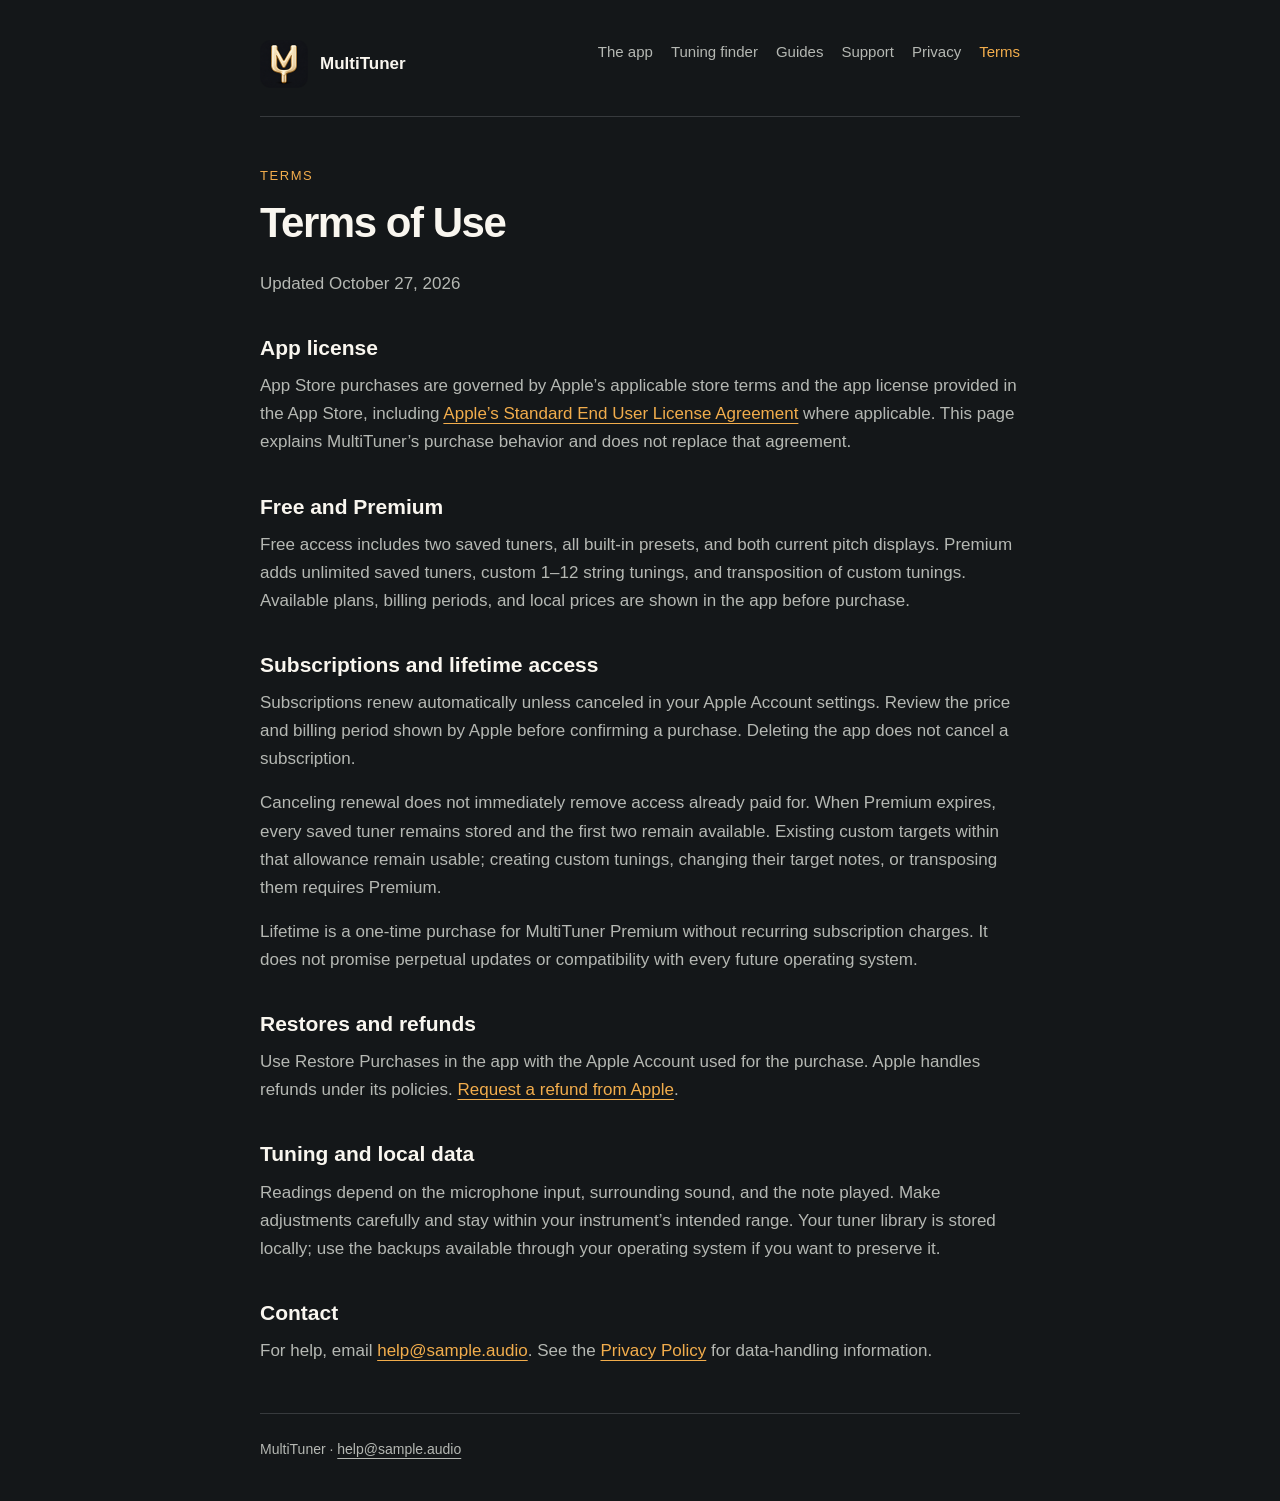
<file: terms.html>
<!doctype html>
<html lang="en"><head>
<meta charset="utf-8"><meta name="viewport" content="width=device-width,initial-scale=1">
<meta name="referrer" content="no-referrer">

<meta name="theme-color" content="#141719">
<meta http-equiv="Content-Security-Policy" content="default-src 'none'; img-src 'self'; style-src 'self'; base-uri 'none'; form-action 'none'">
<title>MultiTuner — Terms</title><meta name="description" content="MultiTuner terms of use: Free and Premium access, subscriptions, lifetime purchases, restores and refunds.">
<link rel="canonical" href="https://jentler.github.io/MultiTuner-support/terms.html">
<meta property="og:type" content="website"><meta property="og:site_name" content="MultiTuner">
<meta property="og:title" content="MultiTuner — Terms"><meta property="og:description" content="MultiTuner terms of use: Free and Premium access, subscriptions, lifetime purchases, restores and refunds.">
<meta property="og:url" content="https://jentler.github.io/MultiTuner-support/terms.html"><meta property="og:image" content="https://jentler.github.io/MultiTuner-support/assets/app-icon.png">
<link rel="icon" type="image/png" sizes="32x32" href="assets/app-icon-32.png"><link rel="stylesheet" href="styles.css">

</head><body>
<a class="skip" href="#main">Skip to content</a>
<header class="wrap"><a class="brand" href="app.html"><img src="assets/app-icon-96.png" width="48" height="48" alt=""><span>MultiTuner</span></a><nav aria-label="Main navigation"><a href="app.html">The app</a><a href="guitar-tunings.html">Tuning finder</a><a href="guides.html">Guides</a><a href="index.html#support">Support</a><a href="privacy.html">Privacy</a><a href="terms.html" aria-current="page">Terms</a></nav></header>
<main id="main" class="wrap"><p class="eyebrow">Terms</p><h1>Terms of Use</h1>
<p class="updated">Updated October 27, 2026</p>
<section><h2>App license</h2><p>App Store purchases are governed by Apple’s applicable store terms and the app license provided in the App Store, including <a href="https://www.apple.com/legal/internet-services/itunes/dev/stdeula/">Apple’s Standard End User License Agreement</a> where applicable. This page explains MultiTuner’s purchase behavior and does not replace that agreement.</p></section>
<section><h2>Free and Premium</h2><p>Free access includes two saved tuners, all built-in presets, and both current pitch displays. Premium adds unlimited saved tuners, custom 1–12 string tunings, and transposition of custom tunings. Available plans, billing periods, and local prices are shown in the app before purchase.</p></section>
<section><h2>Subscriptions and lifetime access</h2><p>Subscriptions renew automatically unless canceled in your Apple Account settings. Review the price and billing period shown by Apple before confirming a purchase. Deleting the app does not cancel a subscription.</p><p>Canceling renewal does not immediately remove access already paid for. When Premium expires, every saved tuner remains stored and the first two remain available. Existing custom targets within that allowance remain usable; creating custom tunings, changing their target notes, or transposing them requires Premium.</p><p>Lifetime is a one-time purchase for MultiTuner Premium without recurring subscription charges. It does not promise perpetual updates or compatibility with every future operating system.</p></section>
<section><h2>Restores and refunds</h2><p>Use Restore Purchases in the app with the Apple Account used for the purchase. Apple handles refunds under its policies. <a href="https://support.apple.com/en-us/118223">Request a refund from Apple</a>.</p></section>
<section><h2>Tuning and local data</h2><p>Readings depend on the microphone input, surrounding sound, and the note played. Make adjustments carefully and stay within your instrument’s intended range. Your tuner library is stored locally; use the backups available through your operating system if you want to preserve it.</p></section>
<section><h2>Contact</h2><p>For help, email <a href="mailto:help@sample.audio?subject=MultiTuner%20Support">help@sample.audio</a>. See the <a href="privacy.html">Privacy Policy</a> for data-handling information.</p></section>
</main>
<footer class="wrap"><p>MultiTuner · <a href="mailto:help@sample.audio?subject=MultiTuner%20Support">help@sample.audio</a></p></footer>
</body></html>
</file>
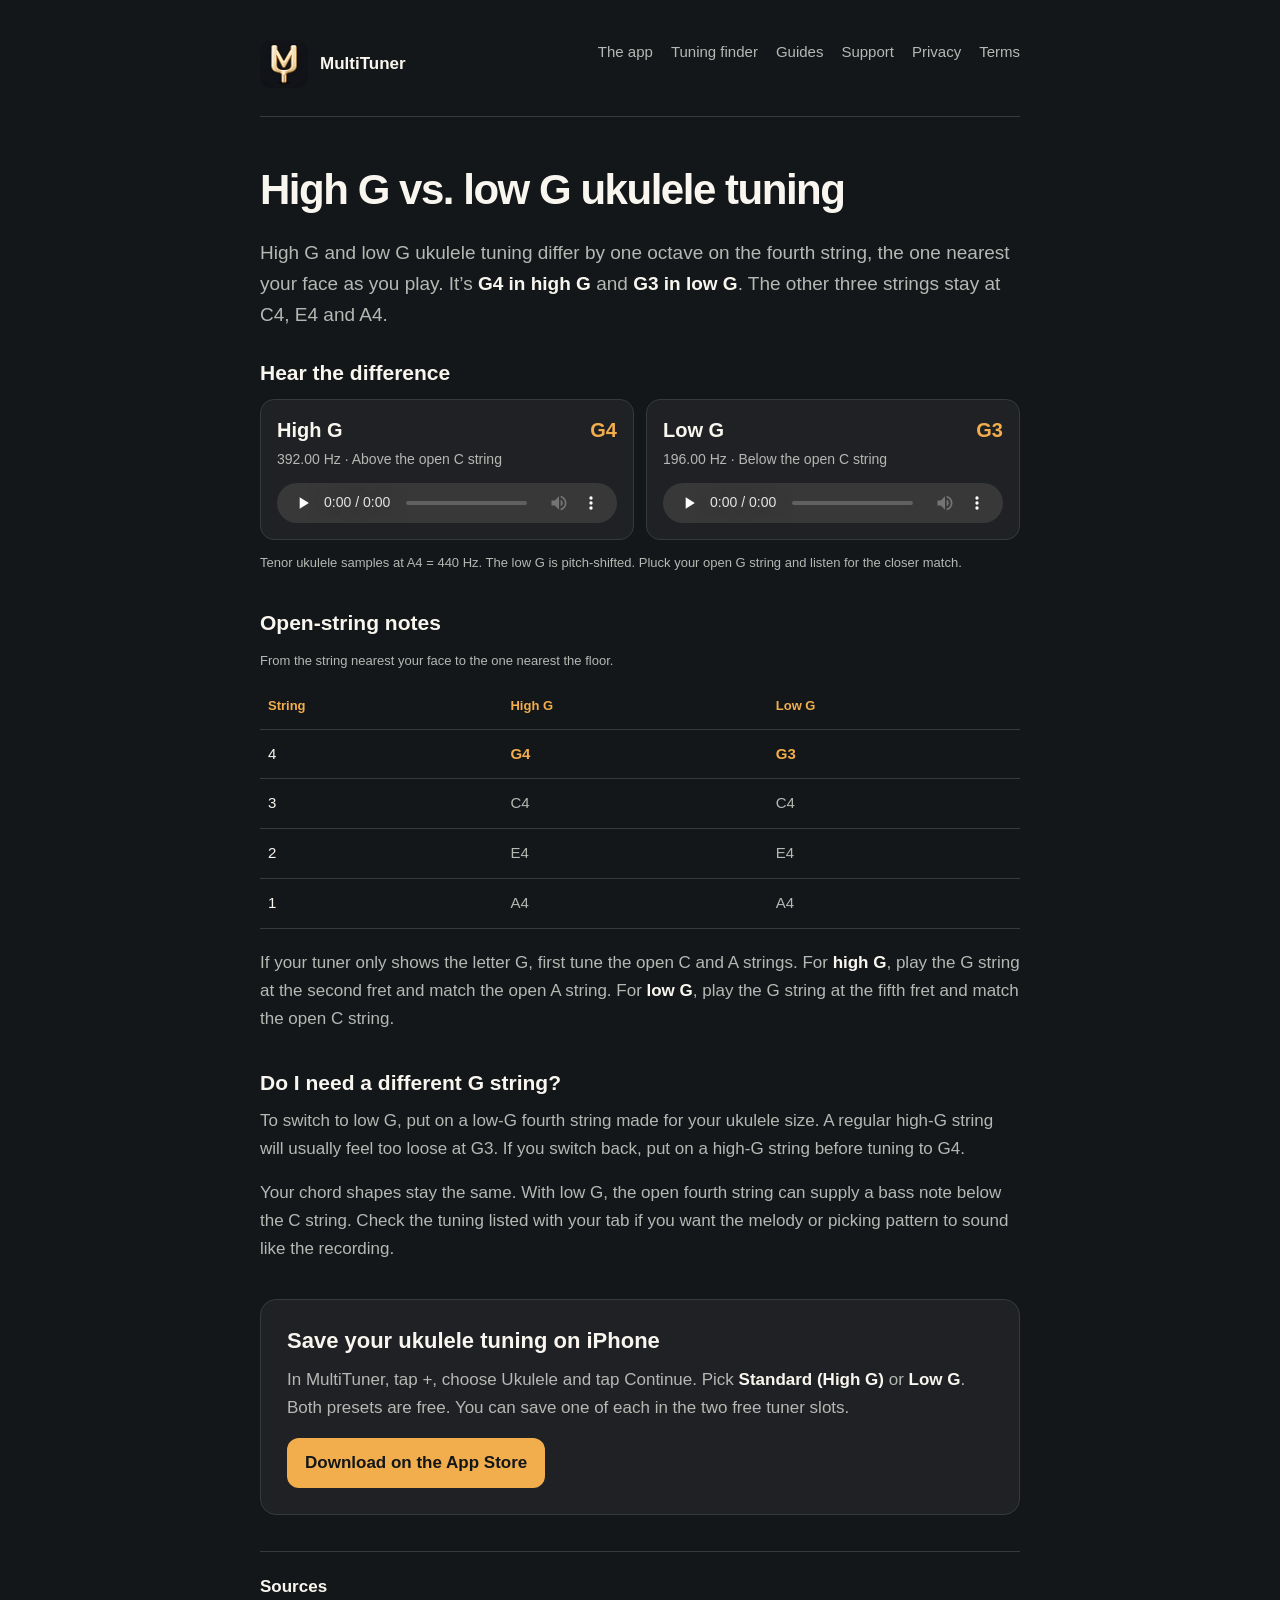
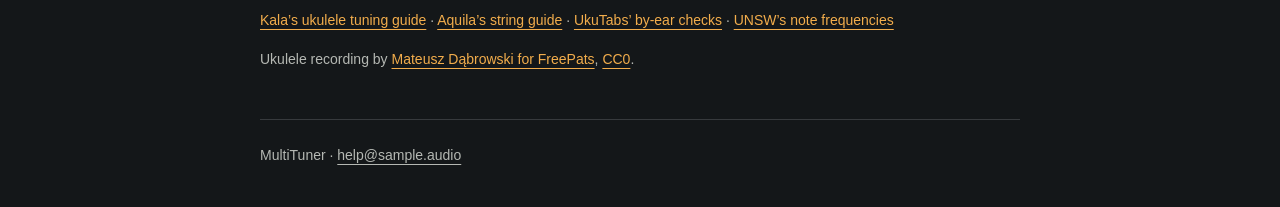
<file: ukulele-high-g-low-g.html>
<!doctype html>
<html lang="en"><head>
<meta charset="utf-8"><meta name="viewport" content="width=device-width,initial-scale=1">
<meta name="referrer" content="no-referrer">

<meta name="theme-color" content="#141719">
<meta http-equiv="Content-Security-Policy" content="default-src 'none'; img-src 'self'; style-src 'self'; base-uri 'none'; form-action 'none'; media-src 'self'">
<title>High G vs. Low G Ukulele Tuning (With Sound) — MultiTuner</title><meta name="description" content="Hear high G (G4) and low G (G3) side by side, check the four open-string notes, and find out which G string your ukulele needs.">
<link rel="canonical" href="https://jentler.github.io/MultiTuner-support/ukulele-high-g-low-g.html">
<meta property="og:type" content="website"><meta property="og:site_name" content="MultiTuner">
<meta property="og:title" content="High G vs. Low G Ukulele Tuning (With Sound) — MultiTuner"><meta property="og:description" content="Hear high G (G4) and low G (G3) side by side, check the four open-string notes, and find out which G string your ukulele needs.">
<meta property="og:url" content="https://jentler.github.io/MultiTuner-support/ukulele-high-g-low-g.html"><meta property="og:image" content="https://jentler.github.io/MultiTuner-support/assets/app-icon.png">
<link rel="icon" type="image/png" sizes="32x32" href="assets/app-icon-32.png"><link rel="stylesheet" href="styles.css">

</head><body>
<a class="skip" href="#main">Skip to content</a>
<header class="wrap"><a class="brand" href="app.html"><img src="assets/app-icon-96.png" width="48" height="48" alt=""><span>MultiTuner</span></a><nav aria-label="Main navigation"><a href="app.html">The app</a><a href="guitar-tunings.html">Tuning finder</a><a href="guides.html">Guides</a><a href="index.html#support">Support</a><a href="privacy.html">Privacy</a><a href="terms.html">Terms</a></nav></header>
<main id="main" class="wrap"><h1>High G vs. low G ukulele tuning</h1>
<p class="intro">High G and low G ukulele tuning differ by one octave on the fourth string, the one nearest your face as you play. It’s <strong>G4 in high G</strong> and <strong>G3 in low G</strong>. The other three strings stay at C4, E4 and A4.</p>
<section class="ukulele-listen" aria-labelledby="listen"><h2 id="listen">Hear the difference</h2>
<div class="ukulele-tones">
<div class="ukulele-tone">
<h3 id="tone-G4">High G <span>G4</span></h3>
<p>392.00 Hz · Above the open C string</p>
<audio controls preload="none" aria-labelledby="tone-G4" src="assets/tuning-audio/notes/ukulele-67.mp3"><a href="assets/tuning-audio/notes/ukulele-67.mp3">Listen to G4</a></audio>
</div>
<div class="ukulele-tone">
<h3 id="tone-G3">Low G <span>G3</span></h3>
<p>196.00 Hz · Below the open C string</p>
<audio controls preload="none" aria-labelledby="tone-G3" src="assets/tuning-audio/notes/ukulele-55.mp3"><a href="assets/tuning-audio/notes/ukulele-55.mp3">Listen to G3</a></audio>
</div>
</div>
<p class="small">Tenor ukulele samples at A4 = 440 Hz. The low G is pitch-shifted. Pluck your open G string and listen for the closer match.</p></section>
<section><h2>Open-string notes</h2><table class="ukulele-notes">
<caption>From the string nearest your face to the one nearest the floor.</caption>
<thead><tr><th scope="col">String</th><th scope="col">High G</th><th scope="col">Low G</th></tr></thead>
<tbody><tr><th scope="row">4</th><td>G4</td><td>G3</td></tr>
<tr><th scope="row">3</th><td>C4</td><td>C4</td></tr>
<tr><th scope="row">2</th><td>E4</td><td>E4</td></tr>
<tr><th scope="row">1</th><td>A4</td><td>A4</td></tr></tbody></table>
<p>If your tuner only shows the letter G, first tune the open C and A strings. For <strong>high G</strong>, play the G string at the second fret and match the open A string. For <strong>low G</strong>, play the G string at the fifth fret and match the open C string.</p></section>
<section><h2>Do I need a different G string?</h2><p>To switch to low G, put on a low-G fourth string made for your ukulele size. A regular high-G string will usually feel too loose at G3. If you switch back, put on a high-G string before tuning to G4.</p>
<p>Your chord shapes stay the same. With low G, the open fourth string can supply a bass note below the C string. Check the tuning listed with your tab if you want the melody or picking pattern to sound like the recording.</p></section>
<aside class="guide-cta" aria-labelledby="ukulele-app"><h2 id="ukulele-app">Save your ukulele tuning on iPhone</h2>
<p>In MultiTuner, tap +, choose Ukulele and tap Continue. Pick <strong>Standard (High G)</strong> or <strong>Low G</strong>. Both presets are free. You can save one of each in the two free tuner slots.</p>
<a class="button" href="https://apps.apple.com/app/apple-store/id6827198166?pt=126084887&amp;ct=guide-ukulele-high-low-g&amp;mt=8">Download on the App Store</a></aside>
<section class="sources"><h2>Sources</h2><p><a href="https://kalabrand.com/blogs/home/ukulele-tuning-decoded">Kala’s ukulele tuning guide</a> · <a href="https://aquilacorde.com/en/ukulele-guide/">Aquila’s string guide</a> · <a href="https://ukutabs.com/ukulele-guides/tuning-a-ukulele/#how-to-tune-a-ukulele-by-ear">UkuTabs’ by-ear checks</a> · <a href="https://newt.phys.unsw.edu.au/music/notes.html">UNSW’s note frequencies</a></p><p>Ukulele recording by <a href="https://freepats.zenvoid.org/GuitarFamily/ukulele.html">Mateusz Dąbrowski for FreePats</a>, <a href="https://creativecommons.org/publicdomain/zero/1.0/">CC0</a>.</p></section>
</main>
<footer class="wrap"><p>MultiTuner · <a href="mailto:help@sample.audio?subject=MultiTuner%20Support">help@sample.audio</a></p></footer>
</body></html>
</file>
<file: styles.css>
:root{color-scheme:dark;--background:#141719;--surface:#1f2124;--text:#f9f6ef;--secondary:#b5b8b3;--gold:#f2ad4c;--line:#373a3d}
*{box-sizing:border-box}body{margin:0;background:var(--background);color:var(--text);font:17px/1.65 -apple-system,BlinkMacSystemFont,"Segoe UI",sans-serif;-webkit-font-smoothing:antialiased}
.wrap{width:min(100% - 48px,760px);margin-inline:auto}a{color:var(--gold);text-underline-offset:4px}a:hover{text-decoration-thickness:2px}a:focus-visible,summary:focus-visible{outline:2px solid var(--gold);outline-offset:6px;border-radius:4px}
.skip{position:absolute;left:24px;top:-100px;background:var(--surface);padding:8px 16px}.skip:focus{top:12px}header{padding-block:40px 28px;border-bottom:1px solid var(--line);display:flex;align-items:center;justify-content:space-between;gap:24px}.brand{display:flex;align-items:center;gap:12px;color:var(--text);font-weight:650;text-decoration:none}.brand img{width:48px;height:48px;border-radius:11px}nav{display:flex;gap:22px;font-size:15px}nav a{color:var(--secondary);text-decoration:none}nav a[aria-current]{color:var(--gold)}
main{padding-block:48px 32px}.eyebrow{font-size:13px;letter-spacing:.12em;text-transform:uppercase;color:var(--gold);margin:0 0 12px}h1{font-size:clamp(30px,5vw,42px);line-height:1.18;letter-spacing:-.035em;font-weight:680;margin:0 0 22px;text-wrap:balance}h2{font-size:21px;line-height:1.35;margin:0 0 10px;font-weight:650}p{margin:0 0 16px;color:var(--secondary)}section{margin-top:36px}.intro{font-size:19px}.contact{display:flex;align-items:center;gap:24px;flex-wrap:wrap;margin-top:28px}.button{background:var(--gold);color:var(--background);border-radius:12px;padding:11px 18px;text-decoration:none;font-weight:650}.notice{border-left:2px solid var(--gold);padding:8px 0 8px 16px;font-size:14px}details{border-bottom:1px solid var(--line);padding:17px 0}summary{cursor:pointer;color:var(--text);font-weight:550}details p{margin:14px 0 0}footer{border-top:1px solid var(--line);padding-block:24px 40px;color:var(--secondary);font-size:14px}footer p{margin:0}footer a{color:var(--secondary)}
@media(max-width:480px){.wrap{width:calc(100% - 40px)}header{align-items:flex-start;flex-direction:column;gap:20px;padding-top:28px}main{padding-top:36px}nav{gap:24px}.contact{gap:18px}}
nav{flex-wrap:wrap;gap:12px 18px;justify-content:flex-end}header{align-items:flex-start}strong{color:var(--text)}
li{color:var(--secondary);margin-bottom:12px}ol{padding-left:24px}li::marker{color:var(--gold);font-weight:600}
.table-scroll{overflow-x:auto;margin:22px 0 16px}.table-scroll:focus-visible{outline:2px solid var(--gold);outline-offset:4px}table{width:100%;border-collapse:collapse;font-size:15px;font-variant-numeric:tabular-nums}caption{text-align:left;color:var(--secondary);font-size:13px;padding-bottom:12px}th,td{text-align:left;padding:12px 8px;border-bottom:1px solid var(--line);vertical-align:top}thead th{color:var(--gold);font-size:13px;font-weight:600}tbody th{font-weight:500;color:var(--text)}td{color:var(--secondary)}
.small,.availability,figcaption{font-size:13px;color:var(--secondary)}.note-strip{font-size:clamp(18px,3.5vw,27px);font-weight:600;letter-spacing:.02em;color:var(--gold);padding:22px 0;border-block:1px solid var(--line)}
.guide-cta{margin:36px 0;padding:26px;background:var(--surface);border:1px solid var(--line);border-radius:16px}.guide-cta h2{font-size:22px}.button{display:inline-block}.guide-list article{padding:28px 0;border-bottom:1px solid var(--line)}.guide-list h2{font-size:24px}.guide-list p:last-child{margin-bottom:0}.sources{border-top:1px solid var(--line);padding-top:24px}.sources h2{font-size:17px}.sources p{font-size:14px}.product-hero{display:grid;grid-template-columns:1fr 210px;gap:44px;align-items:center}.free-line{color:var(--text);font-weight:600}.availability{margin-top:16px}.app-preview{margin:0;text-align:center}.app-preview img{display:block;width:100%;height:auto;border:1px solid var(--line);border-radius:24px}.app-preview figcaption{padding-top:12px;font-size:11px}
@media(max-width:600px){header{flex-direction:column;gap:20px}nav{justify-content:flex-start;gap:12px 20px}.product-hero{grid-template-columns:1fr;gap:26px}.app-preview{max-width:210px;justify-self:center}th,td{padding:10px 5px;font-size:14px}.guide-cta{padding:20px}.guide-list h2{font-size:21px}}
@media print{body{background:white;color:#111}.wrap{width:100%;max-width:none}p,li,td,caption,.small{color:#333}h1,h2,strong,tbody th{color:#111}header,footer,.guide-cta{display:none}a{color:#111}.table-scroll{overflow:visible}section,table{break-inside:avoid}.app-preview{display:none}.product-hero{display:block}}

.product-page .wrap{width:min(100% - 64px,1120px)}.product-page header{align-items:center;padding-block:28px;border-color:#303335}.product-page main{padding-top:32px}.product-page h2{font-size:clamp(30px,4vw,46px);line-height:1.1;letter-spacing:-.035em;font-weight:650}.product-page h3{font-size:23px;line-height:1.2;letter-spacing:-.02em}.product-page .eyebrow{font-size:12px;letter-spacing:.15em}.product-page .button{padding:13px 22px;border-radius:10px;font-size:15px}.product-page .button:hover{background:#ffc578;text-decoration:none}.product-page p{max-width:590px}
.marketing-hero{display:grid;grid-template-columns:.97fr 1.03fr;align-items:center;gap:30px;min-height:650px}.hero-copy{padding-block:30px}.marketing-hero h1{font-size:clamp(46px,5.3vw,72px);line-height:1.025;letter-spacing:-.055em;margin:20px 0 26px;font-weight:700;text-wrap:initial}.marketing-hero h1 span,.product-close h2 span{color:var(--gold)}.marketing-hero .hero-lead{font-size:23px;color:var(--text);margin-bottom:13px;letter-spacing:-.025em}.marketing-hero .hero-copy>p:not(.eyebrow):not(.hero-lead):not(.free-line):not(.availability){font-size:18px;line-height:1.7;max-width:425px}.hero-actions{display:flex;align-items:center;gap:24px;margin-block:29px 20px;font-size:14px}.hero-actions>a:not(.button){color:var(--text)}.hero-actions .button{flex-shrink:0;white-space:nowrap}.product-page .free-line{font-size:14px;font-weight:500;margin-bottom:8px}.product-page .availability{font-size:12px;margin-top:0;color:#a6aaa5}
.screenshot-stage{position:relative;isolation:isolate;min-width:0;height:auto;aspect-ratio:4/5;width:100%;margin:0}.screenshot-stage:before{content:"";position:absolute;z-index:-1;inset:50px -25px 50px;background:radial-gradient(ellipse,#f2ad4c19 0%,#f2ad4c08 42%,transparent 70%);border-radius:50%}.phone-shot{position:absolute;display:block;width:47%;height:auto;border:1px solid #444744;border-radius:28px;box-shadow:0 24px 40px #0005;background:#0d0f10}.library-shot{left:6%;top:6%;transform:rotate(-5deg);z-index:1}.classic-shot{right:5%;top:2%;transform:rotate(5deg);z-index:2}.screenshot-stage figcaption{position:absolute;bottom:0;left:5%;right:5%;text-align:center;font-size:11px;line-height:1.6;color:#a6aaa5}.instrument-line{display:flex;flex-wrap:wrap;justify-content:space-between;gap:16px;border-block:1px solid var(--line);padding:24px 0;margin:22px 0 0!important;max-width:none!important;font-size:14px;color:#d4d6d0;letter-spacing:.04em}
.saved-story{display:grid;grid-template-columns:1fr 1fr;gap:80px;margin-top:0;padding-block:90px}.section-lead{font-size:20px;line-height:1.5;color:var(--text);letter-spacing:-.02em}.setup-steps{padding:0;list-style:none;counter-reset:setup;margin:28px 0 0}.setup-steps li{counter-increment:setup;position:relative;padding:0 0 22px 40px;margin:0}.setup-steps li:before{content:"0" counter(setup);position:absolute;left:0;top:1px;font-size:12px;color:var(--gold)}.setup-steps strong{display:block;font-size:15px;font-weight:550;margin-bottom:4px}.setup-steps span{display:block;font-size:14px}
.pitch-story{display:grid;grid-template-columns:1fr 1fr;align-items:center;gap:80px;margin:0;padding:64px 60px;background:#1b1e20;border:1px solid #343736;border-radius:28px;overflow:hidden}.pitch-screen{margin:0;justify-self:center;max-width:250px;transform:rotate(-3deg)}.pitch-screen img{width:100%;height:auto;display:block;border:1px solid #414441;border-radius:25px;box-shadow:0 18px 40px #0004}.pitch-screen figcaption{text-align:center;padding-top:14px;font-size:11px}.pitch-story h2{font-size:clamp(30px,3.4vw,43px)}.pitch-story p{font-size:15px}.pitch-story .section-lead{font-size:19px}.pitch-values{display:flex;gap:27px;margin:27px 0 23px;font-size:32px;letter-spacing:-.04em;color:var(--gold);font-variant-numeric:tabular-nums}.pitch-values small{font-size:12px;letter-spacing:0;margin-left:4px;color:var(--secondary)}.display-note{border-top:1px solid #3c3f3b;margin-top:29px;padding-top:24px}.display-note h3{font-size:20px}.display-note p{font-size:14px;margin-bottom:0}
.plans-section{padding-block:96px 64px;margin:0}.plans-section>.section-lead{margin:20px 0 32px}.plans{display:grid;grid-template-columns:1fr 1fr;gap:24px;margin-bottom:22px}.plan{padding:32px;border:1px solid var(--line);border-radius:18px;background:#181b1d}.plan-label{font-size:12px;text-transform:uppercase;letter-spacing:.12em;color:var(--gold);margin-bottom:14px}.plan ul{padding-left:18px;margin:24px 0 30px}.plan li{font-size:15px;margin-bottom:12px;padding-left:5px}.plan li::marker{color:var(--gold)}.plan .plan-foot{font-size:13px;margin:0;color:var(--text)}.premium-plan{border-color:#80623b;background:linear-gradient(145deg,#27231b,#181b1d 80%)}.privacy-story{margin:0;padding:58px 60px;background:#f1eadc;border-radius:20px}.privacy-story h2{color:#202523}.privacy-story p{color:#53564d;font-size:17px;max-width:700px}.privacy-story .eyebrow{color:#795322}.privacy-story a{color:#694619;font-size:15px}.privacy-story h2{margin-bottom:22px}
.product-guides{display:grid;grid-template-columns:1fr 1fr;gap:80px;padding-block:90px;margin:0}.product-guides h2{font-size:36px}.guide-links a{display:flex;justify-content:space-between;gap:20px;padding:19px 0;border-bottom:1px solid var(--line);text-decoration:none;color:var(--text);font-size:18px}.guide-links a span:last-child{color:var(--gold)}.guide-links a:hover{color:var(--gold)}.product-close{border-top:1px solid var(--line);text-align:center;padding:62px 0 70px}.product-close>img{border-radius:15px;margin-bottom:20px}.product-close h2{font-size:clamp(28px,3.6vw,43px);margin-bottom:20px}.product-close p{margin-inline:auto;font-size:14px}.product-close .button{margin-top:7px}.guide-figure{max-width:280px;margin:32px auto}.guide-figure img{display:block;width:100%;height:auto;border:1px solid var(--line);border-radius:24px}.guide-figure figcaption{text-align:center;padding-top:12px}
@media(max-width:950px){.product-page .wrap{width:calc(100% - 48px)}.marketing-hero{gap:20px;min-height:560px}.marketing-hero h1{font-size:clamp(44px,5.8vw,60px)}.screenshot-stage{height:auto}.saved-story,.product-guides{gap:44px}.pitch-story{gap:36px;padding:42px 36px}.pitch-screen{max-width:220px}.hero-actions{gap:18px}.hero-actions .button{padding-inline:16px}}
@media(max-width:720px){.product-page header{align-items:flex-start;gap:22px}.marketing-hero{grid-template-columns:1fr;gap:16px;min-height:0}.hero-copy{padding:24px 0 0}.marketing-hero h1{font-size:clamp(42px,9.4vw,64px);margin-top:16px}.marketing-hero .hero-copy>p:not(.eyebrow):not(.hero-lead):not(.free-line):not(.availability){max-width:470px}.screenshot-stage{width:min(100%,430px);height:auto;aspect-ratio:.77;justify-self:center}.saved-story,.product-guides{grid-template-columns:1fr;gap:26px;padding-block:60px}.pitch-story{grid-template-columns:1fr;padding:38px 26px;gap:36px}.pitch-copy{grid-row:1}.pitch-screen{grid-row:2;max-width:235px}.pitch-values{gap:30px}.plans-section{padding-block:60px 44px}.plans{grid-template-columns:1fr;gap:16px}.privacy-story{padding:38px 28px}.instrument-line{justify-content:flex-start;gap:13px 23px;font-size:12px}.product-guides{padding-block:60px}.product-close{padding-block:45px}.phone-shot{border-radius:24px}.screenshot-stage figcaption{font-size:11px}.product-page main{padding-top:18px}}
@media(max-width:480px){.product-page .wrap{width:calc(100% - 40px)}.product-page header{padding-block:24px}.marketing-hero .hero-lead{font-size:21px}.marketing-hero .hero-copy>p:not(.eyebrow):not(.hero-lead):not(.free-line):not(.availability){font-size:17px}.hero-actions{flex-wrap:wrap;gap:17px;margin-top:24px}.screenshot-stage{height:auto}.screenshot-stage:before{inset:30px 0 50px}.plan{padding:25px}.product-page h2{font-size:32px}.product-guides h2{font-size:30px}}
@media(max-width:360px){.screenshot-stage{height:auto}.phone-shot{border-radius:19px}.screenshot-stage figcaption{font-size:10px}.hero-actions{align-items:flex-start;flex-direction:column}.marketing-hero h1{font-size:41px}.pitch-values{gap:21px;font-size:30px}}
@media(prefers-reduced-motion:reduce){html{scroll-behavior:auto}}
@media print{.product-page .wrap{width:100%}.marketing-hero,.saved-story,.pitch-story,.plans,.product-guides{display:block;min-height:0}.screenshot-stage,.pitch-screen,.hero-actions,.product-close{display:none}.saved-story,.plans-section,.privacy-story,.product-guides,.pitch-story{padding:25px 0;background:none;border:0}.product-page h1,.product-page h2,.product-page h3,.product-page p,.product-page li{color:#111}.plan{break-inside:avoid;background:none;margin-bottom:20px}.privacy-story a{color:#111}}

.finder-callout{display:grid;grid-template-columns:1.05fr 1fr;gap:58px;align-items:center;padding-block:65px 78px;margin:0}.finder-callout h2{font-size:clamp(30px,3.4vw,43px)}.finder-callout .button{margin-top:10px}.finder-callout .small{margin-top:14px;font-size:11px}.mini-change{padding:25px 21px;border:1px solid #5e5038;background:#201f1a;border-radius:18px}.mini-heading{font-size:12px;letter-spacing:.1em;color:var(--text)}.mini-heading>span{color:var(--gold);margin-inline:8px}.mini-strings{display:grid;grid-template-columns:repeat(6,minmax(0,1fr));gap:8px;margin:22px 0}.mini-strings>span{display:flex;align-items:center;flex-direction:column;gap:8px;font-size:14px;color:var(--secondary);border-radius:7px;padding:12px 0;background:#151819}.mini-strings small{font-size:10px;color:#92968e}.mini-strings strong{font-size:18px;font-weight:600}.mini-strings .mini-changed{background:#f2ad4c19}.mini-changed strong,.mini-changed>span{color:var(--gold)}.mini-change>p:last-child{font-size:12px;margin-bottom:0}.instrument-story{display:grid;grid-template-columns:1fr 1fr;align-items:center;gap:70px;margin:0;padding:58px 60px;background:#1b1e20;border:1px solid #343736;border-radius:25px}.instrument-screen{margin:0;max-width:245px;justify-self:center;transform:rotate(-3deg)}.instrument-screen img{display:block;width:100%;height:auto;border:1px solid #55584e;border-radius:24px;box-shadow:0 18px 35px #0003}.instrument-screen figcaption{font-size:11px;text-align:center;padding-top:14px}.instrument-story h2{font-size:clamp(34px,3.7vw,46px)}.instrument-story p{font-size:15px}.instrument-story .section-lead{font-size:20px}.instrument-story .included-note{font-size:13px;color:var(--gold);margin-top:24px}.product-faq{max-width:800px;margin:0 0 75px}.product-faq h2{font-size:34px;margin-bottom:22px}.product-faq summary{font-size:16px}.product-faq details p{font-size:15px}.product-page .saved-story{padding-bottom:25px}.product-page .plans-section{padding-top:60px}.product-page .privacy-story h2{font-size:36px}.product-page .privacy-story{padding-block:40px}.marketing-hero .hero-copy .free-line{max-width:430px}.marketing-hero h1{font-size:clamp(44px,4.9vw,68px)}
@media(max-width:950px){.finder-callout{gap:30px}.instrument-story{padding:40px 36px;gap:36px}.mini-change{padding:21px 15px}.mini-strings{gap:5px}.mini-strings strong{font-size:16px}.marketing-hero h1{font-size:clamp(41px,5.5vw,57px)}}
@media(max-width:720px){.finder-callout,.instrument-story{grid-template-columns:1fr;gap:28px}.finder-callout{padding-block:46px 55px}.instrument-story{padding:36px 27px}.instrument-story>div{grid-row:1}.instrument-screen{grid-row:2;max-width:220px}.mini-strings{gap:8px}.mini-change{padding:24px}.marketing-hero h1{font-size:clamp(42px,8vw,60px)}.product-page .saved-story{padding-bottom:15px}.product-faq{margin-bottom:55px}.product-page .privacy-story h2{font-size:31px}}
@media(max-width:420px){.mini-change{padding:20px 13px}.mini-strings{gap:5px}.mini-strings strong{font-size:16px}.mini-strings>span{font-size:12px}.instrument-story{padding:30px 23px}.product-faq h2{font-size:29px}.marketing-hero h1{font-size:clamp(39px,10vw,44px)}}
@media print{.finder-callout,.instrument-story{display:block;padding:25px 0;background:none;border:0}.instrument-screen{display:none}.mini-change{background:white;color:#111}.mini-strings>span{background:white}.product-faq{margin-bottom:20px}}

.finder-instructions a[data-comparison-link]{display:inline-block}
.spelling-reference{padding:20px 24px;background:var(--surface);border:1px solid var(--line);border-radius:13px;margin:24px 0}.spelling-reference p{margin:0 0 18px!important}.spelling-reference p:last-child{margin-bottom:0!important}.spelling-reference span{display:block;font-size:12px;margin-bottom:5px}.spelling-reference strong{font-size:clamp(15px,2.6vw,21px);line-height:1.8;color:var(--gold)}
.finder-page .wrap{width:min(100% - 48px,980px)}.finder-page h1{font-size:clamp(36px,5vw,54px);max-width:800px}.finder-page .intro{max-width:750px}.tool-purpose{font-size:14px}.tuning-workspace{margin:30px 0 0;padding:30px;background:#1b1e20;border:1px solid #3b3e3c;border-radius:20px}.finder-controls{display:grid;grid-template-columns:minmax(0,1fr) 42px minmax(0,1fr);gap:16px;align-items:end}.finder-controls[hidden],.finder-toolbar[hidden],.finder-examples[hidden]{display:none}.finder-controls label{font-size:13px;color:var(--secondary)}.finder-controls select{display:block;width:100%;min-width:0;margin-top:9px;padding:13px 32px 13px 12px;border:1px solid #53574f;border-radius:9px;background:#111416;color:var(--text);font:inherit;font-size:16px}.finder-controls select:focus-visible,.tuning-workspace button:focus-visible,.spelling-choice input:focus-visible{outline:2px solid var(--gold);outline-offset:4px}.tuning-workspace button{cursor:pointer;font:inherit;color:var(--text);border:1px solid #53574f;border-radius:8px;background:#292d2d}.tuning-workspace button:hover{border-color:var(--gold)}#swap-tunings{height:48px;font-size:24px}.finder-toolbar{display:flex;flex-wrap:wrap;justify-content:space-between;gap:12px;margin-top:18px;font-size:12px;color:var(--secondary)}.spelling-choice{display:flex;gap:8px;align-items:center}.spelling-choice input{accent-color:var(--gold);width:17px;height:17px}.comparison-heading{margin-top:30px}.comparison-heading h2{font-size:clamp(23px,3vw,32px);letter-spacing:-.025em}.comparison-heading .eyebrow{font-size:11px}.comparison-heading .comparison-notes{font-size:24px;letter-spacing:.01em;line-height:1.7;color:var(--gold);margin:14px 0}.comparison-heading p:last-child{margin-bottom:0;font-size:15px}.string-comparison{font-size:17px}.string-comparison caption{font-size:12px}.string-comparison th,.string-comparison td{padding:17px 10px;vertical-align:middle}.string-comparison thead th{font-size:12px}.string-number{font-size:18px;font-variant-numeric:tabular-nums;color:var(--text);display:inline-block;width:23px}.string-line{display:inline-block;vertical-align:middle;background:#61635d;width:44px;border-radius:3px}.string-6{height:5px}.string-5{height:4px}.string-4{height:3px}.string-3{height:2px}.string-2,.string-1{height:1px}.target-note{font-size:29px;letter-spacing:-.04em;color:var(--text);font-weight:650}.string-comparison .movement{font-size:14px}.string-comparison .changed .target-note,.string-comparison .changed .movement{color:var(--gold)}.string-comparison .changed{background:#f2ad4c08}.string-comparison td.from-note{color:#a7aaa3}.target-explanation{font-size:15px;margin-top:22px;color:var(--text)}.octave-help{font-size:13px;max-width:700px}.finder-examples{display:flex;flex-wrap:wrap;gap:10px;margin-top:25px;border-top:1px solid var(--line);padding-top:21px}.finder-examples>span{flex-basis:100%;font-size:12px;color:var(--secondary)}.finder-examples button{padding:8px 12px;font-size:12px}.finder-app{margin-top:30px;padding:28px;border:1px solid #755b36;border-radius:16px;display:flex;align-items:center;gap:28px;background:#24221c}.finder-app h2{font-size:24px}.finder-app .eyebrow{font-size:11px}.finder-app p{font-size:15px}.finder-app .small{font-size:12px;margin:0}.finder-app .button{font-size:14px;white-space:nowrap}.finder-instructions{margin-top:48px;max-width:760px}.finder-instructions li{font-size:15px}.finder-instructions p{font-size:14px}.finder-instructions ol{margin-top:22px}.tuning-catalog{margin-top:46px}.tuning-catalog h2{font-size:30px;letter-spacing:-.03em}.tuning-catalog>p{font-size:14px}.tuning-cards{display:grid;grid-template-columns:1fr 1fr;gap:16px;margin-top:22px}.tuning-card{border:1px solid var(--line);border-radius:13px;padding:23px;scroll-margin-top:20px}.tuning-card h3{margin:0 0 10px;font-size:20px;letter-spacing:-.02em}.catalog-notes{font-size:16px;color:var(--gold);font-variant-numeric:tabular-nums}.tuning-card p:last-child{font-size:13px;margin:0}.finder-faq{margin-top:44px}.finder-faq details p{font-size:15px}
@media(max-width:700px){.tuning-workspace{padding:22px}.finder-controls{grid-template-columns:1fr;gap:12px}.finder-controls label{min-width:0}#swap-tunings{height:34px;width:42px;justify-self:center;line-height:1}.finder-app{flex-direction:column;align-items:flex-start;gap:20px;padding:24px}.tuning-cards{grid-template-columns:1fr}.string-comparison th,.string-comparison td{padding:15px 7px}.string-line{width:24px}.string-comparison .movement{font-size:12px}.target-note{font-size:26px}.finder-toolbar{display:block}.finder-toolbar>span{display:block;margin-top:12px}}
@media(max-width:420px){.finder-page .wrap{width:calc(100% - 32px)}.tuning-workspace{padding:17px 12px;border-radius:13px}.string-line{display:none}.string-comparison th,.string-comparison td{padding:14px 6px}.string-comparison .movement{font-size:11px;max-width:90px}.target-note{font-size:24px}.string-comparison .from-note{font-size:15px}.string-comparison thead th{font-size:11px}.comparison-heading h2{font-size:23px}.comparison-heading .comparison-notes{font-size:19px}.finder-app{padding:20px}.finder-app .button{font-size:13px;white-space:normal}.finder-examples{gap:8px}.finder-examples button{font-size:11px}.finder-page h1{font-size:36px}}
@media print{.finder-controls,.finder-toolbar,.finder-examples,.finder-app{display:none}.tuning-workspace,.tuning-card{background:white;color:#111;border-color:#ccc;break-inside:avoid}.target-note,.target-explanation,.string-number{color:#111}.tuning-cards{grid-template-columns:1fr 1fr}}

.tuning-comparison-guide .intro{max-width:740px}
.tc-map{margin-top:30px;border:1px solid #545044;border-radius:18px;overflow:hidden;background:#1d201f}
.tc-map-heading{padding:27px 26px 0}.tc-map-heading .eyebrow{font-size:11px}.tc-map-heading h2{font-size:clamp(24px,4vw,31px);letter-spacing:-.025em}.tc-map-heading>p:last-child{font-size:14px;margin-bottom:0}
.tc-map .table-scroll{margin:22px 20px 0}.tc-note-map{table-layout:fixed}.tc-note-map caption{font-size:12px;line-height:1.6}.tc-note-map th,.tc-note-map td{padding:14px 8px;vertical-align:middle}.tc-note-map thead th{text-align:center;font-size:12px;line-height:1.5;font-weight:600}.tc-note-map thead th:first-child{width:17%;text-align:left}.tc-note-map tbody td{text-align:center}.tc-note-map tbody th{white-space:nowrap}.tc-note-map .tc-lowered{background:#f2ad4c09}.tc-note-map .tc-lowered .tc-note{color:var(--gold)}
.tc-note{display:block;font-size:24px;line-height:1.2;font-weight:650;color:var(--text);letter-spacing:-.03em}.tc-shift{display:block;margin-top:4px;font-size:10px;line-height:1.4;color:var(--secondary);letter-spacing:.01em}.tc-string-number{display:inline-block;width:18px;font-size:15px;font-variant-numeric:tabular-nums}.tc-string{display:inline-block;vertical-align:middle;background:#77786e;width:28px;border-radius:3px}.tc-string-6{height:5px}.tc-string-5{height:4px}.tc-string-4{height:3px}.tc-string-3{height:2px}.tc-string-2,.tc-string-1{height:1px}
.tc-map .tc-map-key{font-size:12px;line-height:1.6;margin:16px 26px 23px}.tc-map-summary{display:grid;grid-template-columns:repeat(3,minmax(0,1fr));gap:20px;padding:22px 26px;background:#292b26;border-top:1px solid #45473e}.tc-map-summary p{margin:0;font-size:12px;line-height:1.6}.tc-map-summary strong{display:block;color:var(--text);font-size:14px;margin-bottom:4px}.tc-map-summary span{display:block}
.tc-routes{margin-top:44px}.tc-routes>.eyebrow{font-size:11px}.tc-routes>h2{font-size:27px;letter-spacing:-.02em}.tc-route-list{margin-top:24px;border-top:1px solid var(--line)}.tc-route{margin:0;padding:24px 0;border-bottom:1px solid var(--line)}.tc-route-count{font-size:12px;color:var(--gold);margin-bottom:10px;font-variant-numeric:tabular-nums}.tc-route-count span{margin-left:12px;color:var(--secondary)}.tc-route h3{font-size:21px;line-height:1.35;letter-spacing:-.02em;margin:0 0 12px;color:var(--text)}.tc-route p:not(.tc-route-count){font-size:15px;max-width:660px}.tc-route a{font-size:14px;line-height:1.7;display:inline-block}.tc-shortcut{font-size:14px;margin-top:22px;padding-left:16px;border-left:2px solid var(--gold)}
.tuning-comparison-guide .guide-cta .eyebrow{font-size:11px}.tuning-comparison-guide .guide-cta p{font-size:15px}.tuning-comparison-guide .guide-cta .button{font-size:14px}
@media(max-width:480px){.tc-map{border-radius:13px}.tc-map-heading{padding:22px 17px 0}.tc-map-heading h2{font-size:25px}.tc-map .table-scroll{margin:20px 10px 0}.tc-note-map th,.tc-note-map td{padding:12px 3px}.tc-note-map thead th{font-size:10px}.tc-note-map thead th:first-child{width:16%;font-size:10px}.tc-note{font-size:21px}.tc-string{display:none}.tc-string-number{font-size:14px;width:auto}.tc-shift{font-size:9px}.tc-map .tc-map-key{margin:16px 17px 20px}.tc-map-summary{grid-template-columns:1fr;gap:14px;padding:20px 17px}.tc-map-summary p{display:grid;grid-template-columns:88px 1fr;gap:9px}.tc-map-summary strong{font-size:12px;margin:0}.tc-routes>h2{font-size:25px}.tc-route-count span{margin-left:8px}.tc-route a{font-size:13px}.tc-route h3{font-size:20px}}
@media print{.tc-map,.tc-map-summary{background:white;border-color:#ccc}.tc-note-map .tc-lowered{background:#eee}.tc-note,.tc-note-map .tc-lowered .tc-note,.tc-map-summary strong,.tc-route h3{color:#111}.tc-shift,.tc-route-count,.tc-route-count span,.tc-map-summary p{color:#333}.tc-map{break-inside:avoid}.tc-note-map th,.tc-note-map td{padding:8px}}

.ukulele-listen{margin-top:28px}
.ukulele-tones{display:grid;grid-template-columns:repeat(2,minmax(0,1fr));gap:12px;margin:12px 0}
.ukulele-tone{border:1px solid var(--line);border-radius:14px;background:var(--surface);padding:16px}
.ukulele-tone h3{display:flex;align-items:baseline;justify-content:space-between;gap:12px;margin:0;font-size:20px;line-height:1.4}
.ukulele-tone h3 span{color:var(--gold);font-variant-numeric:tabular-nums}
.ukulele-tone p{font-size:14px;margin:4px 0 12px}
.ukulele-tone audio{display:block;width:100%;height:40px}
.ukulele-tone audio:focus-visible{outline:2px solid var(--gold);outline-offset:3px;border-radius:20px}
.ukulele-notes{margin:12px 0 20px}
.ukulele-notes tbody tr:first-child td{color:var(--gold);font-weight:650}
@media(max-width:560px){.ukulele-tones{grid-template-columns:1fr}}
@media print{.ukulele-tone{background:none}.ukulele-tone h3 span,.ukulele-notes tbody tr:first-child td{color:#111}.ukulele-tone audio{display:none}}

.reference-page{width:min(100% - 48px,1040px)}
.reference-page h1{max-width:21ch}
.reference-page>.intro{max-width:60ch}
.reference-method{max-width:72ch}
.reference-jump{justify-content:flex-start;margin:22px 0 28px;gap:8px}
.reference-jump a{border:1px solid var(--line);border-radius:18px;padding:6px 12px;color:var(--text)}
.reference-jump a:hover{color:var(--gold)}
.reference-group{scroll-margin-top:20px}
.reference-group h2{font-size:27px;margin-bottom:12px}
.reference-grid{display:grid;grid-template-columns:repeat(2,minmax(0,1fr));gap:12px}
.reference-card{background:var(--surface);border:1px solid var(--line);border-radius:14px;padding:18px;scroll-margin-top:20px}
.reference-card h3{margin:0 0 6px;font-size:18px;line-height:1.45}
.reference-card p{margin:0 0 12px;font-size:14px;line-height:1.48}
.reference-notes{list-style:none;display:flex;flex-wrap:wrap;gap:6px;padding:0;margin:0 0 12px}
.reference-notes li{margin:0}
.reference-note{display:grid;place-items:center;align-content:center;gap:2px;min-width:46px;min-height:53px;padding:3px 6px;line-height:1.25;background:var(--background);border:1px solid var(--line);border-radius:8px;color:var(--text);text-decoration:none}
.reference-note .reference-string{font-size:11px;color:var(--secondary)}
.reference-note[aria-current="true"],.reference-note:hover{border-color:var(--gold);background:#382c20}
.reference-audio-heading{display:flex;align-items:baseline;justify-content:space-between;gap:6px 12px;flex-wrap:wrap;min-height:24px;font-size:13px}
.reference-return{font-size:12px}
.reference-audio{display:block;width:100%;height:44px;margin-bottom:8px}
.reference-source{font-size:12px;color:var(--secondary)}
.reference-more,.reference-page .guide-cta,.reference-page .sources{max-width:760px}
@media(max-width:700px){.reference-grid{grid-template-columns:minmax(0,1fr)}}
@media(max-width:480px){.reference-page{width:calc(100% - 40px)}.reference-card{padding:14px}.reference-notes{gap:5px}}
@media print{.reference-jump,.reference-audio-heading,.reference-audio,.reference-error{display:none}.reference-card,.reference-note{background:white;color:#111}.reference-card{break-inside:avoid}.reference-note .reference-string{color:#333}.reference-card .reference-source{color:#111}}

.home-intro{display:grid;grid-template-columns:minmax(0,1fr) 150px;align-items:start;column-gap:64px;margin:0 0 42px}.home-copy h1{margin-bottom:20px}.home-copy>p:last-child{margin-bottom:0}.home-intro figure{margin:0}.home-intro img{display:block;width:100%;height:auto;border:1px solid var(--line);border-radius:18px}.home-intro figcaption{font-size:11px;text-align:center;margin-top:12px}.home-intro .intro{font-size:18px}.home-intro .small{font-size:12px}#support{scroll-margin-top:24px;border-top:1px solid var(--line);padding-top:34px}#support .eyebrow{font-size:11px}
@media(max-width:640px){.home-intro{grid-template-columns:1fr;gap:28px}.home-intro figure{max-width:145px;justify-self:center}.home-intro .intro{font-size:17px}}
@media print{.home-intro{display:block}.home-intro figure{display:none}}
</file>
